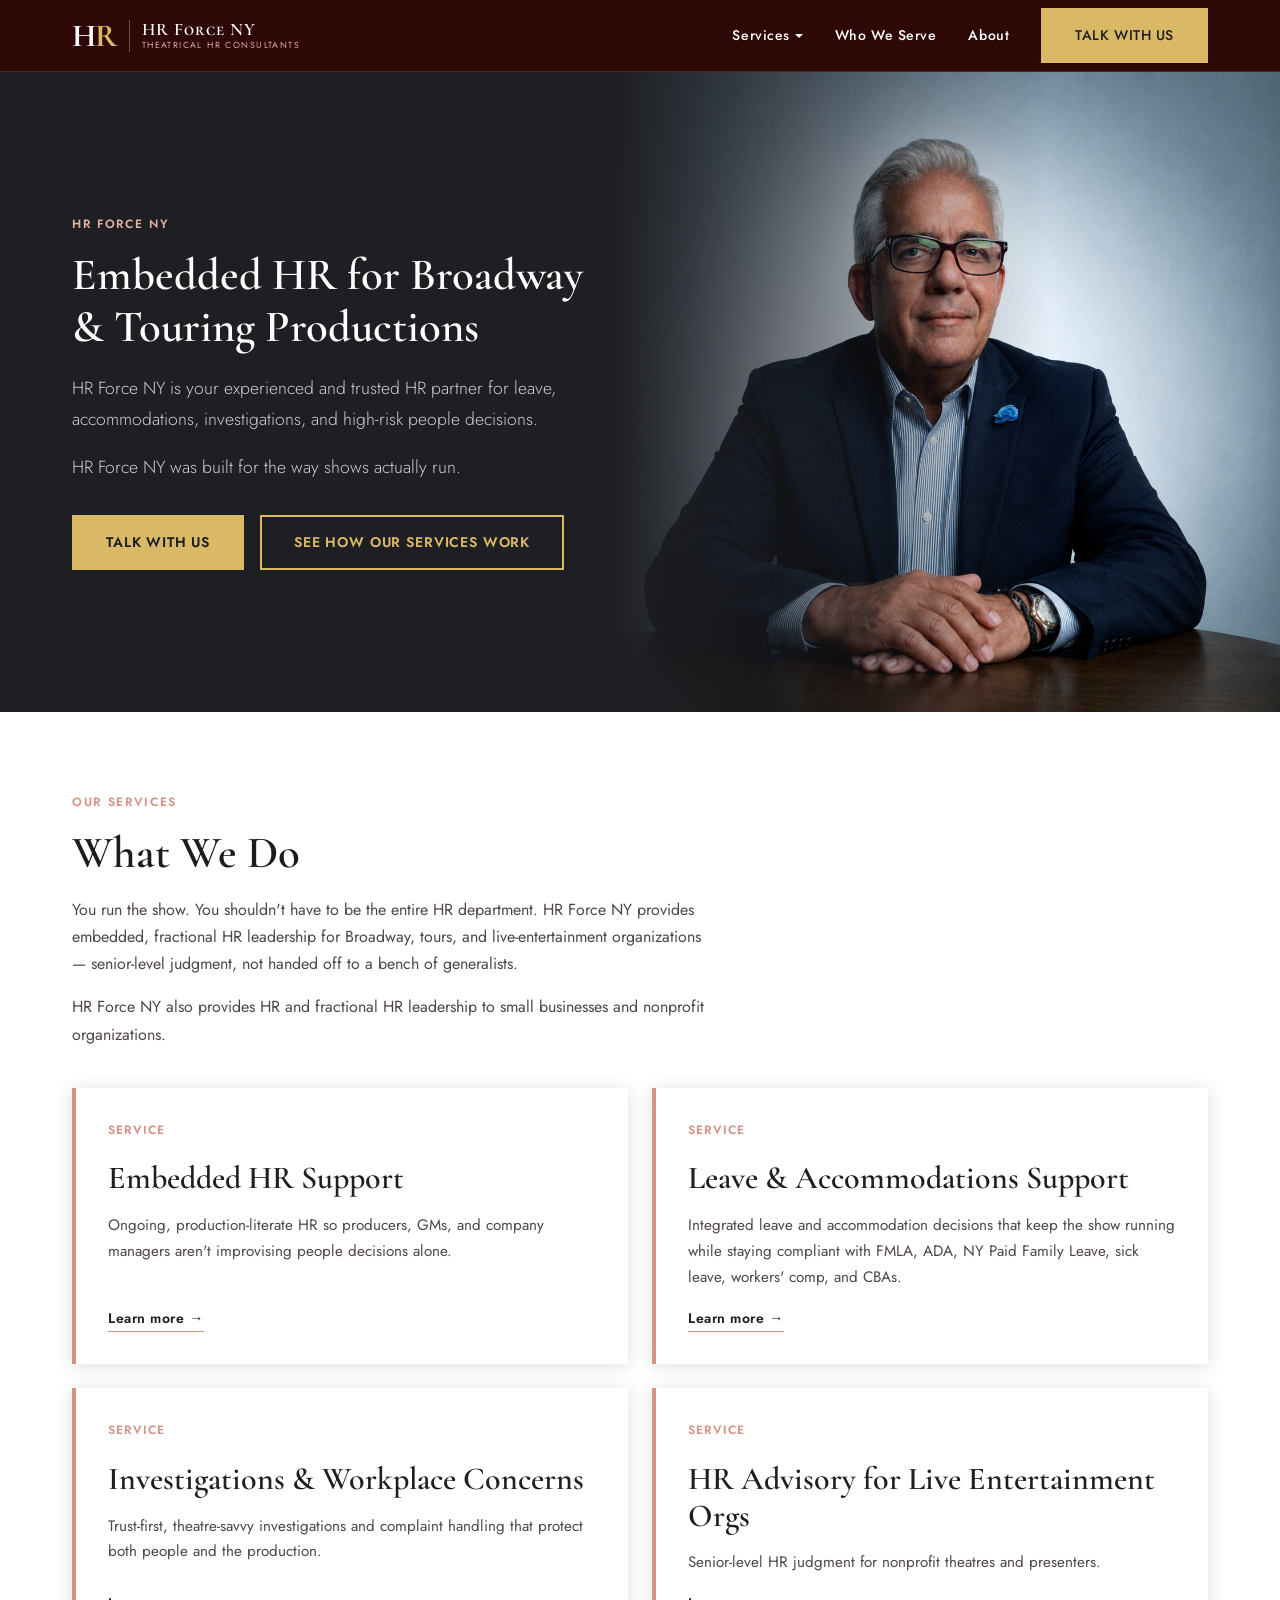
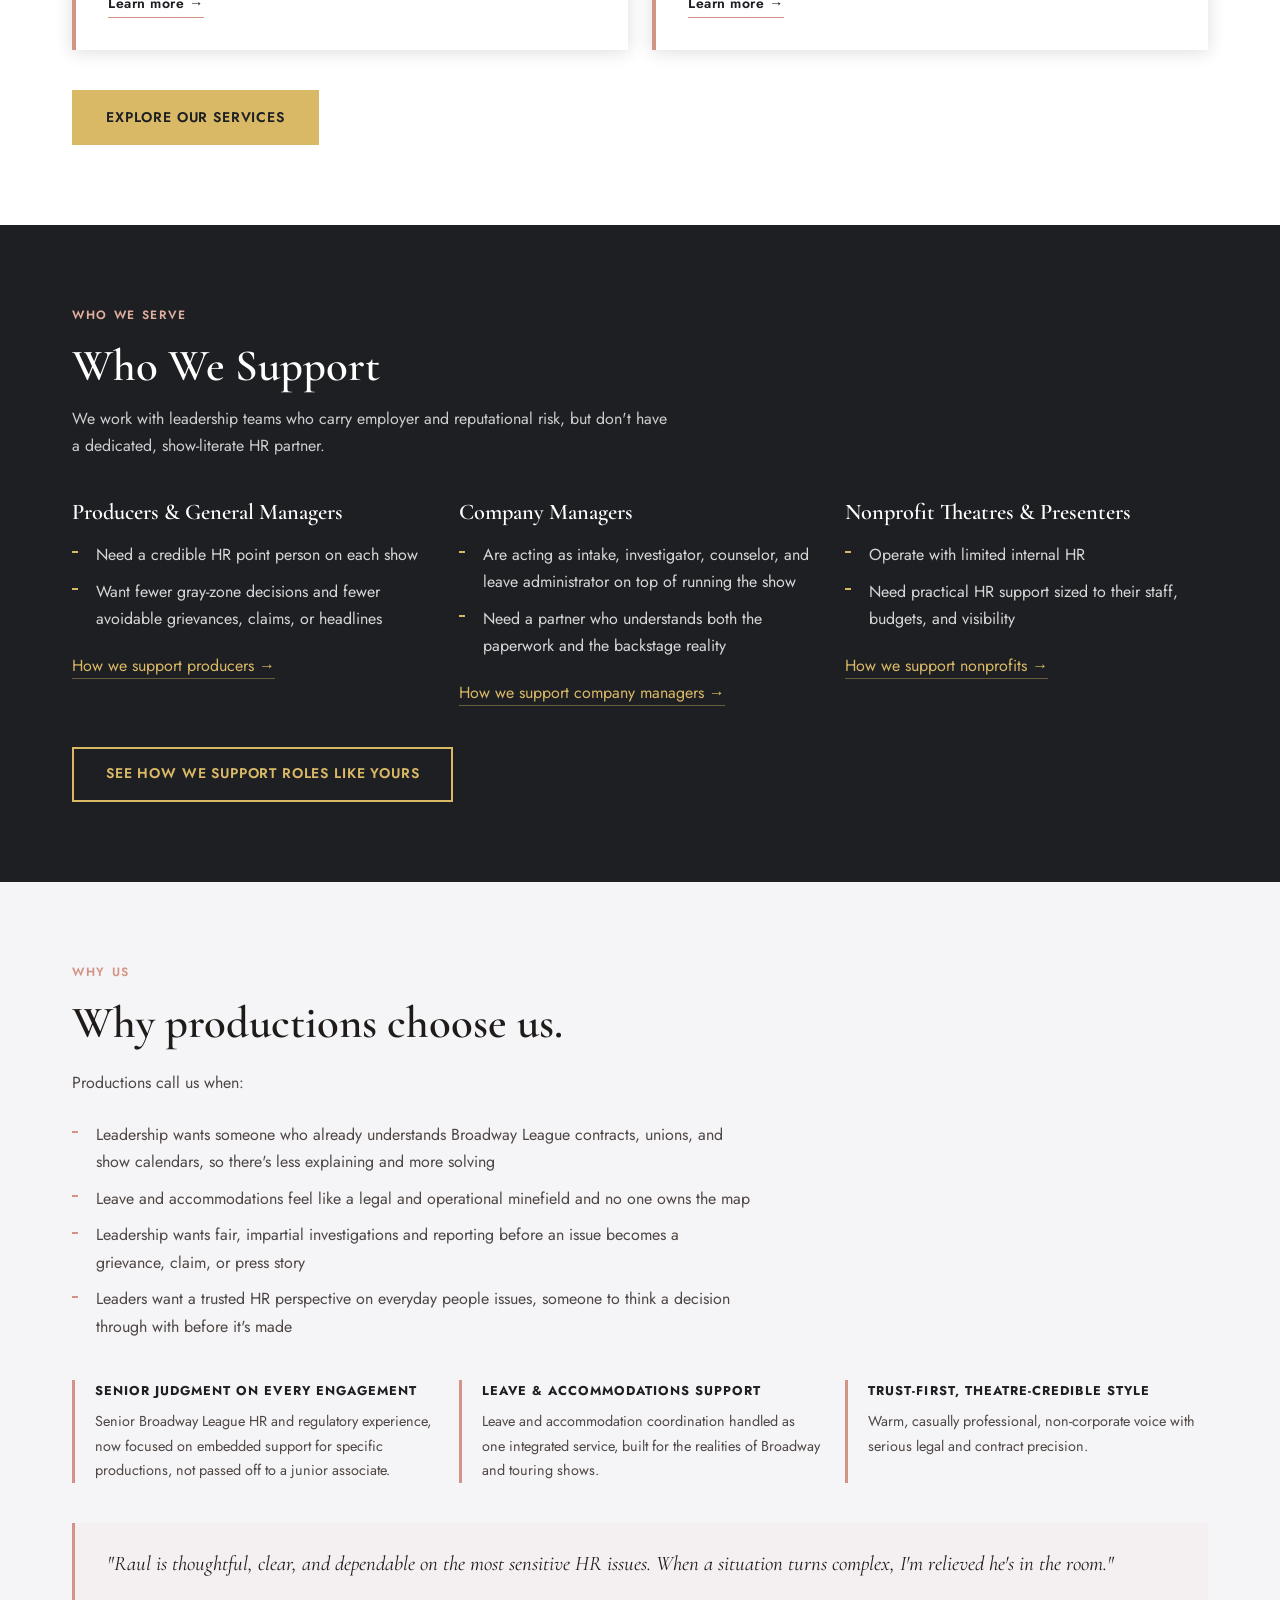
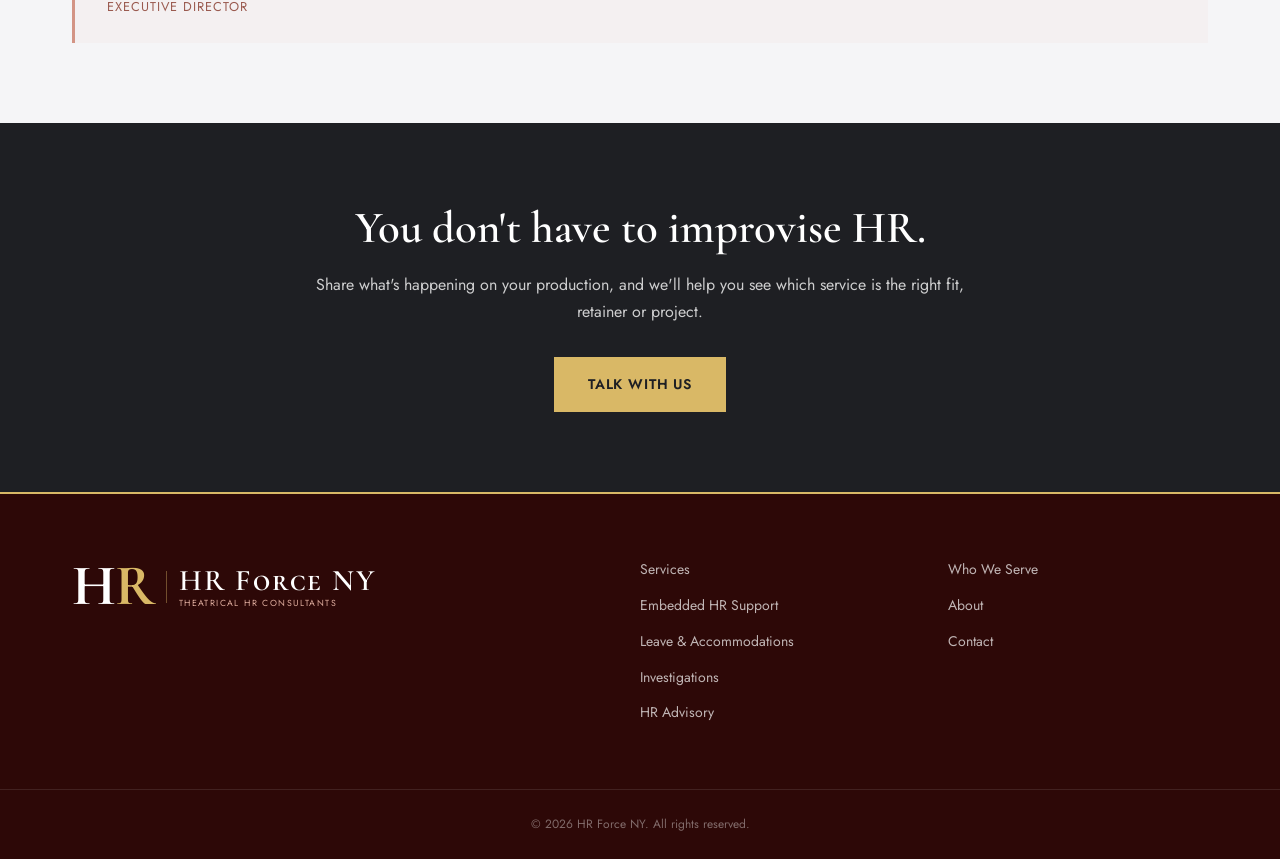
<file: index.html>
<!DOCTYPE html>
<html lang="en">
<head>
  <meta charset="UTF-8">
  <meta name="viewport" content="width=device-width, initial-scale=1.0">
  <title>HR Force NY: Embedded HR for Broadway & Touring Productions</title>
  <link rel="preconnect" href="https://fonts.googleapis.com">
  <link rel="preconnect" href="https://fonts.gstatic.com" crossorigin>
  <link href="https://fonts.googleapis.com/css2?family=Cormorant+Garamond:ital,wght@0,400;0,600;0,700;1,400;1,600&family=Jost:wght@300;400;500;600&display=swap" rel="stylesheet">
  <link rel="stylesheet" href="/css/styles.css">
  <script src="/js/nav.js" defer></script>
</head>
<body>

<header class="site-header">
  <div class="header-inner">
    <a href="/" class="logo-wordmark">
      <span class="logo-monogram"><span class="mono-h">H</span><span class="mono-r">R</span></span>
      <span class="logo-divider"></span>
      <span class="logo-text">
        <span class="logo-name">HR Force NY</span>
        <span class="logo-tagline">Theatrical HR Consultants</span>
      </span>
    </a>
    <button class="nav-toggle" type="button" aria-controls="main-nav" aria-expanded="false" aria-label="Open menu">
      <span class="nav-toggle-bar"></span>
      <span class="nav-toggle-bar"></span>
      <span class="nav-toggle-bar"></span>
    </button>
    <nav class="main-nav" id="main-nav">
      <div class="nav-dropdown">
        <a href="/services/">Services</a>
        <div class="dropdown-menu">
          <a href="/services/embedded-hr-support/">Embedded HR Support</a>
          <a href="/services/leave-accommodations/">Leave &amp; Accommodations Support</a>
          <a href="/services/investigations/">Investigations &amp; Workplace Concerns</a>
          <a href="/services/advisory/">HR Advisory for Live Entertainment Orgs</a>
        </div>
      </div>
      <a href="/who-we-serve/">Who We Serve</a>
      <a href="/about/">About</a>
      <a href="/contact/" class="btn-gold">Talk with us</a>
    </nav>
  </div>
</header>

<!-- HERO -->
<section class="hero-billboard">
  <div class="hero-billboard__text">
    <span class="eyebrow">HR Force NY</span>
    <h1>Embedded HR for Broadway<br>&amp; Touring Productions</h1>
    <p class="subhead">HR Force NY is your experienced and trusted HR partner for leave, accommodations, investigations, and high-risk people decisions.</p>
    <p class="subhead">HR Force NY was built for the way shows actually run.</p>
    <div class="btn-row">
      <a href="/contact/" class="btn-gold">Talk with us</a>
      <a href="/services/" class="btn-outline">See how our services work</a>
    </div>
  </div>
  <div class="hero-billboard__photo">
    <img src="/images/raul-hero-studio.jpg" alt="Raul Argudin, founder of HR Force NY">
  </div>
</section>

<!-- WHAT WE DO -->
<section class="section-page-bg section-pad">
  <div class="container">
    <span class="eyebrow">Our Services</span>
    <h2 style="margin-bottom:1rem;">What We Do</h2>
    <p style="max-width:640px;color:var(--text-mid);margin-bottom:1rem;">You run the show. You shouldn't have to be the entire HR department. HR Force NY provides embedded, fractional HR leadership for Broadway, tours, and live-entertainment organizations — senior-level judgment, not handed off to a bench of generalists.</p>
    <p style="max-width:640px;color:var(--text-mid);margin-bottom:2.5rem;">HR Force NY also provides HR and fractional HR leadership to small businesses and nonprofit organizations.</p>
    <div class="grid-2">
      <div class="service-card">
        <div class="card-meta">Service</div>
        <h3>Embedded HR Support</h3>
        <p>Ongoing, production-literate HR so producers, GMs, and company managers aren't improvising people decisions alone.</p>
        <a href="/services/embedded-hr-support/" class="card-link">Learn more →</a>
      </div>
      <div class="service-card">
        <div class="card-meta">Service</div>
        <h3>Leave &amp; Accommodations Support</h3>
        <p>Integrated leave and accommodation decisions that keep the show running while staying compliant with FMLA, ADA, NY Paid Family Leave, sick leave, workers' comp, and CBAs.</p>
        <a href="/services/leave-accommodations/" class="card-link">Learn more →</a>
      </div>
      <div class="service-card">
        <div class="card-meta">Service</div>
        <h3>Investigations &amp; Workplace Concerns</h3>
        <p>Trust-first, theatre-savvy investigations and complaint handling that protect both people and the production.</p>
        <a href="/services/investigations/" class="card-link">Learn more →</a>
      </div>
      <div class="service-card">
        <div class="card-meta">Service</div>
        <h3>HR Advisory for Live Entertainment Orgs</h3>
        <p>Senior-level HR judgment for nonprofit theatres and presenters.</p>
        <a href="/services/advisory/" class="card-link">Learn more →</a>
      </div>
    </div>
    <div class="btn-row" style="margin-top:2.5rem;">
      <a href="/services/" class="btn-gold">Explore our services</a>
    </div>
  </div>
</section>

<!-- WHO WE SUPPORT -->
<section class="section-navy section-pad">
  <div class="container">
    <span class="eyebrow">Who We Serve</span>
    <h2 style="margin-bottom:0.75rem;">Who We Support</h2>
    <p style="max-width:600px;color:rgba(255,255,255,0.78);margin-bottom:2.5rem;">We work with leadership teams who carry employer and reputational risk, but don't have a dedicated, show-literate HR partner.</p>
    <div class="grid-3">
      <div>
        <h3 style="font-size:1.4rem;margin-bottom:1rem;">Producers &amp; General Managers</h3>
        <ul class="bullet-list">
          <li>Need a credible HR point person on each show</li>
          <li>Want fewer gray-zone decisions and fewer avoidable grievances, claims, or headlines</li>
        </ul>
        <div style="margin-top:1.25rem;">
          <a href="/who-we-serve/" class="text-link" style="color:var(--gold);">How we support producers →</a>
        </div>
      </div>
      <div>
        <h3 style="font-size:1.4rem;margin-bottom:1rem;">Company Managers</h3>
        <ul class="bullet-list">
          <li>Are acting as intake, investigator, counselor, and leave administrator on top of running the show</li>
          <li>Need a partner who understands both the paperwork and the backstage reality</li>
        </ul>
        <div style="margin-top:1.25rem;">
          <a href="/who-we-serve/" class="text-link" style="color:var(--gold);">How we support company managers →</a>
        </div>
      </div>
      <div>
        <h3 style="font-size:1.4rem;margin-bottom:1rem;">Nonprofit Theatres &amp; Presenters</h3>
        <ul class="bullet-list">
          <li>Operate with limited internal HR</li>
          <li>Need practical HR support sized to their staff, budgets, and visibility</li>
        </ul>
        <div style="margin-top:1.25rem;">
          <a href="/who-we-serve/" class="text-link" style="color:var(--gold);">How we support nonprofits →</a>
        </div>
      </div>
    </div>
    <div class="btn-row" style="margin-top:2.5rem;">
      <a href="/who-we-serve/" class="btn-outline">See how we support roles like yours</a>
    </div>
  </div>
</section>

<!-- WHY HR FORCE NY -->
<section class="section-cream section-pad">
  <div class="container">
    <span class="eyebrow">Why Us</span>
    <h2 style="margin-bottom:1.25rem;">Why productions choose us.</h2>
    <p style="color:var(--text-mid);max-width:640px;margin-bottom:1.5rem;">Productions call us when:</p>
    <ul class="bullet-list" style="max-width:680px;">
      <li>Leadership wants someone who already understands Broadway League contracts, unions, and show calendars, so there's less explaining and more solving</li>
      <li>Leave and accommodations feel like a legal and operational minefield and no one owns the map</li>
      <li>Leadership wants fair, impartial investigations and reporting before an issue becomes a grievance, claim, or press story</li>
      <li>Leaders want a trusted HR perspective on everyday people issues, someone to think a decision through with before it's made</li>
    </ul>
    <div class="grid-3" style="margin-top:2.5rem;">
      <div style="border-left:3px solid var(--gold);padding-left:1.25rem;">
        <p style="font-family:'Jost',sans-serif;font-size:0.8rem;font-weight:700;letter-spacing:0.08em;text-transform:uppercase;color:var(--navy);margin-bottom:0.5rem;">Senior judgment on every engagement</p>
        <p style="color:var(--text-mid);font-size:0.9rem;margin:0;">Senior Broadway League HR and regulatory experience, now focused on embedded support for specific productions, not passed off to a junior associate.</p>
      </div>
      <div style="border-left:3px solid var(--gold);padding-left:1.25rem;">
        <p style="font-family:'Jost',sans-serif;font-size:0.8rem;font-weight:700;letter-spacing:0.08em;text-transform:uppercase;color:var(--navy);margin-bottom:0.5rem;">Leave &amp; Accommodations Support</p>
        <p style="color:var(--text-mid);font-size:0.9rem;margin:0;">Leave and accommodation coordination handled as one integrated service, built for the realities of Broadway and touring shows.</p>
      </div>
      <div style="border-left:3px solid var(--gold);padding-left:1.25rem;">
        <p style="font-family:'Jost',sans-serif;font-size:0.8rem;font-weight:700;letter-spacing:0.08em;text-transform:uppercase;color:var(--navy);margin-bottom:0.5rem;">Trust-first, theatre-credible style</p>
        <p style="color:var(--text-mid);font-size:0.9rem;margin:0;">Warm, casually professional, non-corporate voice with serious legal and contract precision.</p>
      </div>
    </div>
    <div class="pullquote">
      <blockquote>"Raul is thoughtful, clear, and dependable on the most sensitive HR issues. When a situation turns complex, I'm relieved he's in the room."</blockquote>
      <cite>Executive Director</cite>
    </div>
  </div>
</section>

<!-- FINAL CTA -->
<section class="section-navy cta-band">
  <div class="container">
    <h2>You don't have to improvise HR.</h2>
    <p>Share what's happening on your production, and we'll help you see which service is the right fit, retainer or project.</p>
    <div class="btn-row">
      <a href="/contact/" class="btn-gold">Talk with us</a>
    </div>
  </div>
</section>

<footer class="site-footer">
  <div class="footer-inner">
    <div class="footer-logo">
      <a href="/" class="logo-wordmark footer-wordmark">
        <span class="logo-monogram"><span class="mono-h">H</span><span class="mono-r">R</span></span>
        <span class="logo-divider"></span>
        <span class="logo-text">
          <span class="logo-name">HR Force NY</span>
          <span class="logo-tagline">Theatrical HR Consultants</span>
        </span>
      </a>
    </div>
    <nav class="footer-nav">
      <a href="/services/">Services</a>
      <a href="/services/embedded-hr-support/">Embedded HR Support</a>
      <a href="/services/leave-accommodations/">Leave &amp; Accommodations</a>
      <a href="/services/investigations/">Investigations</a>
      <a href="/services/advisory/">HR Advisory</a>
    </nav>
    <nav class="footer-nav">
      <a href="/who-we-serve/">Who We Serve</a>
      <a href="/about/">About</a>
      <a href="/contact/">Contact</a>
    </nav>
  </div>
  <div class="footer-legal">
    <p>&copy; 2026 HR Force NY. All rights reserved.</p>
  </div>
</footer>

</body>
</html>
</file>
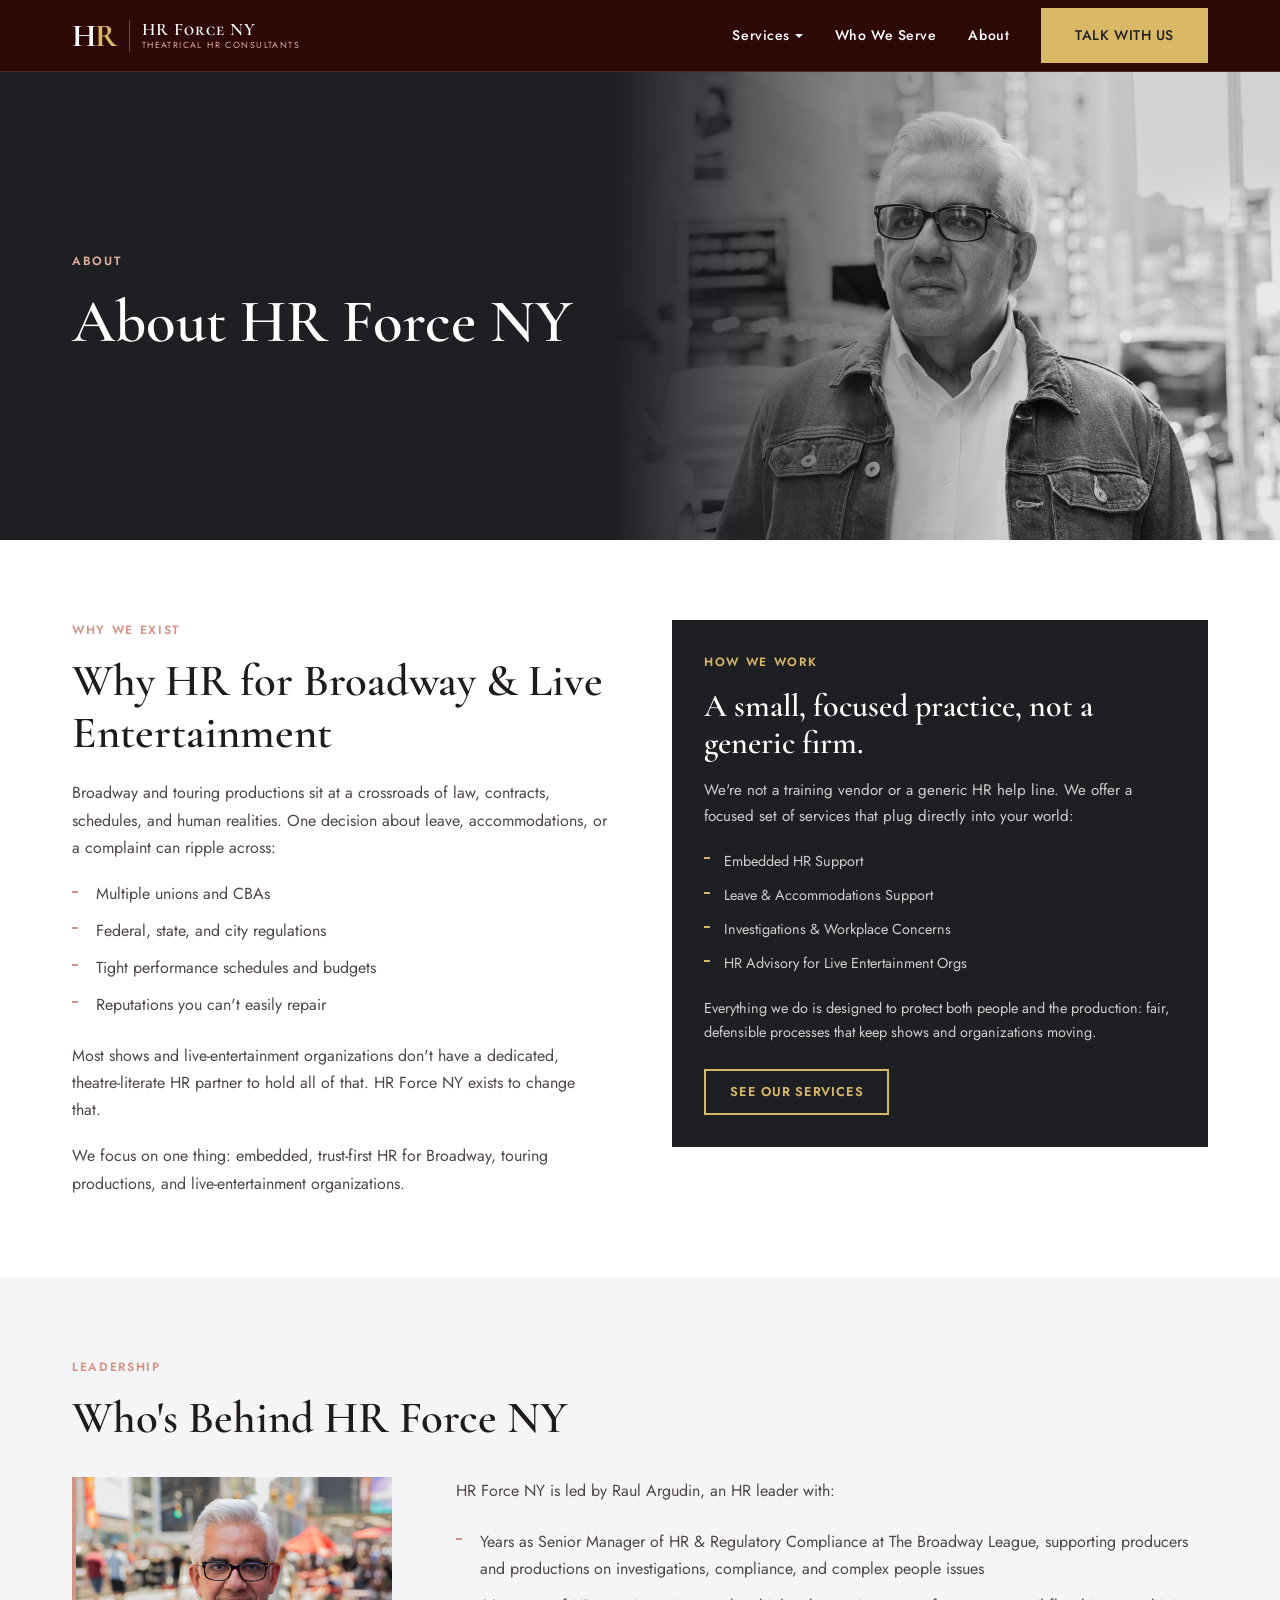
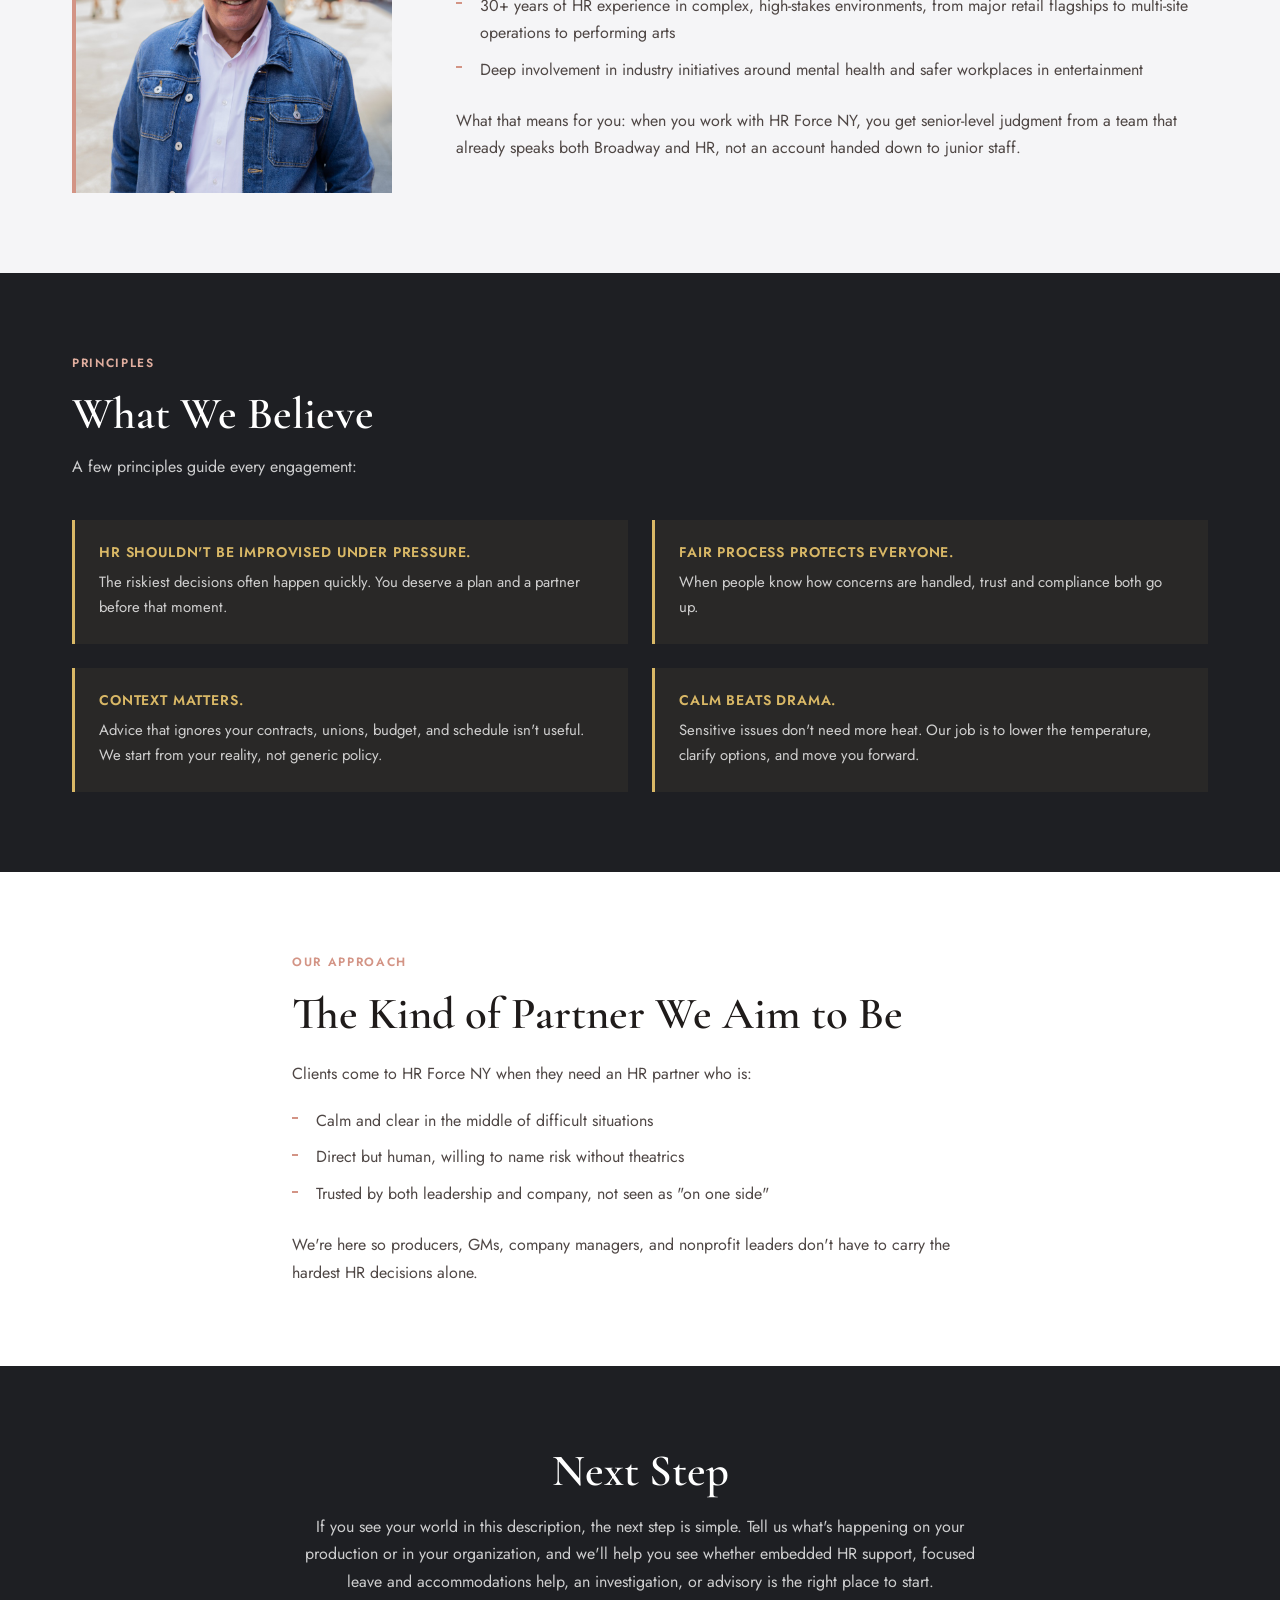
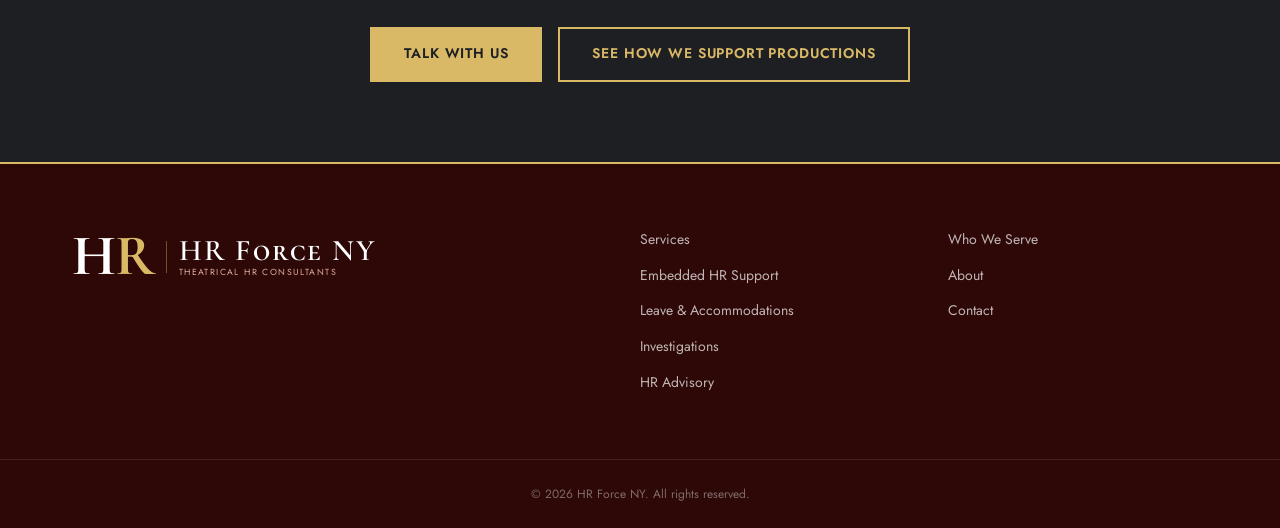
<file: about/index.html>
<!DOCTYPE html>
<html lang="en">
<head>
  <meta charset="UTF-8">
  <meta name="viewport" content="width=device-width, initial-scale=1.0">
  <title>About: HR Force NY</title>
  <link rel="preconnect" href="https://fonts.googleapis.com">
  <link rel="preconnect" href="https://fonts.gstatic.com" crossorigin>
  <link href="https://fonts.googleapis.com/css2?family=Cormorant+Garamond:ital,wght@0,400;0,600;0,700;1,400;1,600&family=Jost:wght@300;400;500;600&display=swap" rel="stylesheet">
  <link rel="stylesheet" href="/css/styles.css">
  <script src="/js/nav.js" defer></script>
</head>
<body>

<header class="site-header">
  <div class="header-inner">
    <a href="/" class="logo-wordmark">
      <span class="logo-monogram"><span class="mono-h">H</span><span class="mono-r">R</span></span>
      <span class="logo-divider"></span>
      <span class="logo-text">
        <span class="logo-name">HR Force NY</span>
        <span class="logo-tagline">Theatrical HR Consultants</span>
      </span>
    </a>
    <button class="nav-toggle" type="button" aria-controls="main-nav" aria-expanded="false" aria-label="Open menu">
      <span class="nav-toggle-bar"></span>
      <span class="nav-toggle-bar"></span>
      <span class="nav-toggle-bar"></span>
    </button>
    <nav class="main-nav" id="main-nav">
      <div class="nav-dropdown">
        <a href="/services/">Services</a>
        <div class="dropdown-menu">
          <a href="/services/embedded-hr-support/">Embedded HR Support</a>
          <a href="/services/leave-accommodations/">Leave &amp; Accommodations Support</a>
          <a href="/services/investigations/">Investigations &amp; Workplace Concerns</a>
          <a href="/services/advisory/">HR Advisory for Live Entertainment Orgs</a>
        </div>
      </div>
      <a href="/who-we-serve/">Who We Serve</a>
      <a href="/about/">About</a>
      <a href="/contact/" class="btn-gold">Talk with us</a>
    </nav>
  </div>
</header>

<!-- HERO -->
<section class="section-navy page-header page-header--photo">
  <div class="hero-billboard__photo">
    <img src="/images/raul-theater-bw.jpg" alt="Raul Argudin, founder of HR Force NY, on Broadway">
  </div>
  <div class="container">
    <span class="eyebrow">About</span>
    <h1>About HR Force NY</h1>
  </div>
</section>

<!-- WHY HR FOR BROADWAY -->
<section class="section-page-bg section-pad">
  <div class="container">
    <div style="display:grid;grid-template-columns:1fr 1fr;gap:4rem;align-items:start;">
      <div>
        <span class="eyebrow">Why We Exist</span>
        <h2 style="margin-bottom:1.25rem;">Why HR for Broadway &amp; Live Entertainment</h2>
        <p style="color:var(--text-mid);">Broadway and touring productions sit at a crossroads of law, contracts, schedules, and human realities. One decision about leave, accommodations, or a complaint can ripple across:</p>
        <ul class="bullet-list" style="margin-top:1rem;">
          <li>Multiple unions and CBAs</li>
          <li>Federal, state, and city regulations</li>
          <li>Tight performance schedules and budgets</li>
          <li>Reputations you can't easily repair</li>
        </ul>
        <p style="margin-top:1.5rem;color:var(--text-mid);">Most shows and live-entertainment organizations don't have a dedicated, theatre-literate HR partner to hold all of that. HR Force NY exists to change that.</p>
        <p style="color:var(--text-mid);">We focus on one thing: embedded, trust-first HR for Broadway, touring productions, and live-entertainment organizations.</p>
      </div>
      <div class="section-navy" style="padding:2rem;">
        <span class="eyebrow">How We Work</span>
        <h3 style="color:var(--cream);margin-bottom:1rem;">A small, focused practice, not a generic firm.</h3>
        <p style="color:rgba(255,255,255,0.78);font-size:0.95rem;">We're not a training vendor or a generic HR help line. We offer a focused set of services that plug directly into your world:</p>
        <ul style="margin-top:1rem;display:flex;flex-direction:column;gap:0.6rem;">
          <li style="color:rgba(255,255,255,0.78);font-size:0.9rem;padding-left:1.25rem;position:relative;"><span style="position:absolute;left:0;top:0.6em;width:6px;height:2px;background:var(--gold);display:block;"></span>Embedded HR Support</li>
          <li style="color:rgba(255,255,255,0.78);font-size:0.9rem;padding-left:1.25rem;position:relative;"><span style="position:absolute;left:0;top:0.6em;width:6px;height:2px;background:var(--gold);display:block;"></span>Leave &amp; Accommodations Support</li>
          <li style="color:rgba(255,255,255,0.78);font-size:0.9rem;padding-left:1.25rem;position:relative;"><span style="position:absolute;left:0;top:0.6em;width:6px;height:2px;background:var(--gold);display:block;"></span>Investigations &amp; Workplace Concerns</li>
          <li style="color:rgba(255,255,255,0.78);font-size:0.9rem;padding-left:1.25rem;position:relative;"><span style="position:absolute;left:0;top:0.6em;width:6px;height:2px;background:var(--gold);display:block;"></span>HR Advisory for Live Entertainment Orgs</li>
        </ul>
        <p style="margin-top:1.25rem;color:rgba(255,255,255,0.78);font-size:0.9rem;">Everything we do is designed to protect both people and the production: fair, defensible processes that keep shows and organizations moving.</p>
        <div style="margin-top:1.5rem;">
          <a href="/services/" class="btn-outline" style="font-size:0.8rem;padding:0.65rem 1.5rem;">See our services</a>
        </div>
      </div>
    </div>
  </div>
</section>

<!-- WHO'S BEHIND HR FORCE NY -->
<section class="section-cream section-pad">
  <div class="container">
    <span class="eyebrow">Leadership</span>
    <h2 style="margin-bottom:0.5rem;">Who's Behind HR Force NY</h2>
    <div class="leader-bio">
      <div class="leader-photo">
        <img src="/images/raul-portrait.jpg" alt="Raul Argudin, founder of HR Force NY">
      </div>
      <div>
        <p style="color:var(--text-mid);margin-bottom:1.5rem;">HR Force NY is led by Raul Argudin, an HR leader with:</p>
        <ul class="bullet-list">
          <li>Years as Senior Manager of HR &amp; Regulatory Compliance at The Broadway League, supporting producers and productions on investigations, compliance, and complex people issues</li>
          <li>30+ years of HR experience in complex, high-stakes environments, from major retail flagships to multi-site operations to performing arts</li>
          <li>Deep involvement in industry initiatives around mental health and safer workplaces in entertainment</li>
        </ul>
        <p style="margin-top:1.5rem;color:var(--text-mid);">What that means for you: when you work with HR Force NY, you get senior-level judgment from a team that already speaks both Broadway and HR, not an account handed down to junior staff.</p>
      </div>
    </div>
  </div>
</section>

<!-- WHAT WE BELIEVE -->
<section class="section-navy section-pad">
  <div class="container">
    <span class="eyebrow">Principles</span>
    <h2 style="margin-bottom:0.75rem;">What We Believe</h2>
    <p style="color:rgba(255,255,255,0.78);max-width:600px;margin-bottom:0.5rem;">A few principles guide every engagement:</p>
    <div class="principles-grid">
      <div class="principle-card">
        <h4>HR shouldn't be improvised under pressure.</h4>
        <p>The riskiest decisions often happen quickly. You deserve a plan and a partner before that moment.</p>
      </div>
      <div class="principle-card">
        <h4>Fair process protects everyone.</h4>
        <p>When people know how concerns are handled, trust and compliance both go up.</p>
      </div>
      <div class="principle-card">
        <h4>Context matters.</h4>
        <p>Advice that ignores your contracts, unions, budget, and schedule isn't useful. We start from your reality, not generic policy.</p>
      </div>
      <div class="principle-card">
        <h4>Calm beats drama.</h4>
        <p>Sensitive issues don't need more heat. Our job is to lower the temperature, clarify options, and move you forward.</p>
      </div>
    </div>
  </div>
</section>

<!-- THE KIND OF PARTNER -->
<section class="section-page-bg section-pad">
  <div class="container" style="max-width:760px;">
    <span class="eyebrow">Our Approach</span>
    <h2 style="margin-bottom:1.25rem;">The Kind of Partner We Aim to Be</h2>
    <p style="color:var(--text-mid);">Clients come to HR Force NY when they need an HR partner who is:</p>
    <ul class="bullet-list" style="margin:1rem 0 1.5rem;">
      <li>Calm and clear in the middle of difficult situations</li>
      <li>Direct but human, willing to name risk without theatrics</li>
      <li>Trusted by both leadership and company, not seen as "on one side"</li>
    </ul>
    <p style="color:var(--text-mid);">We're here so producers, GMs, company managers, and nonprofit leaders don't have to carry the hardest HR decisions alone.</p>
  </div>
</section>

<!-- NEXT STEP -->
<section class="section-navy cta-band">
  <div class="container">
    <h2>Next Step</h2>
    <p>If you see your world in this description, the next step is simple. Tell us what's happening on your production or in your organization, and we'll help you see whether embedded HR support, focused leave and accommodations help, an investigation, or advisory is the right place to start.</p>
    <div class="btn-row">
      <a href="/contact/" class="btn-gold">Talk with us</a>
      <a href="/services/" class="btn-outline">See how we support productions</a>
    </div>
  </div>
</section>

<footer class="site-footer">
  <div class="footer-inner">
    <div class="footer-logo">
      <a href="/" class="logo-wordmark footer-wordmark">
        <span class="logo-monogram"><span class="mono-h">H</span><span class="mono-r">R</span></span>
        <span class="logo-divider"></span>
        <span class="logo-text">
          <span class="logo-name">HR Force NY</span>
          <span class="logo-tagline">Theatrical HR Consultants</span>
        </span>
      </a>
    </div>
    <nav class="footer-nav">
      <a href="/services/">Services</a>
      <a href="/services/embedded-hr-support/">Embedded HR Support</a>
      <a href="/services/leave-accommodations/">Leave &amp; Accommodations</a>
      <a href="/services/investigations/">Investigations</a>
      <a href="/services/advisory/">HR Advisory</a>
    </nav>
    <nav class="footer-nav">
      <a href="/who-we-serve/">Who We Serve</a>
      <a href="/about/">About</a>
      <a href="/contact/">Contact</a>
    </nav>
  </div>
  <div class="footer-legal">
    <p>&copy; 2026 HR Force NY. All rights reserved.</p>
  </div>
</footer>

</body>
</html>
</file>
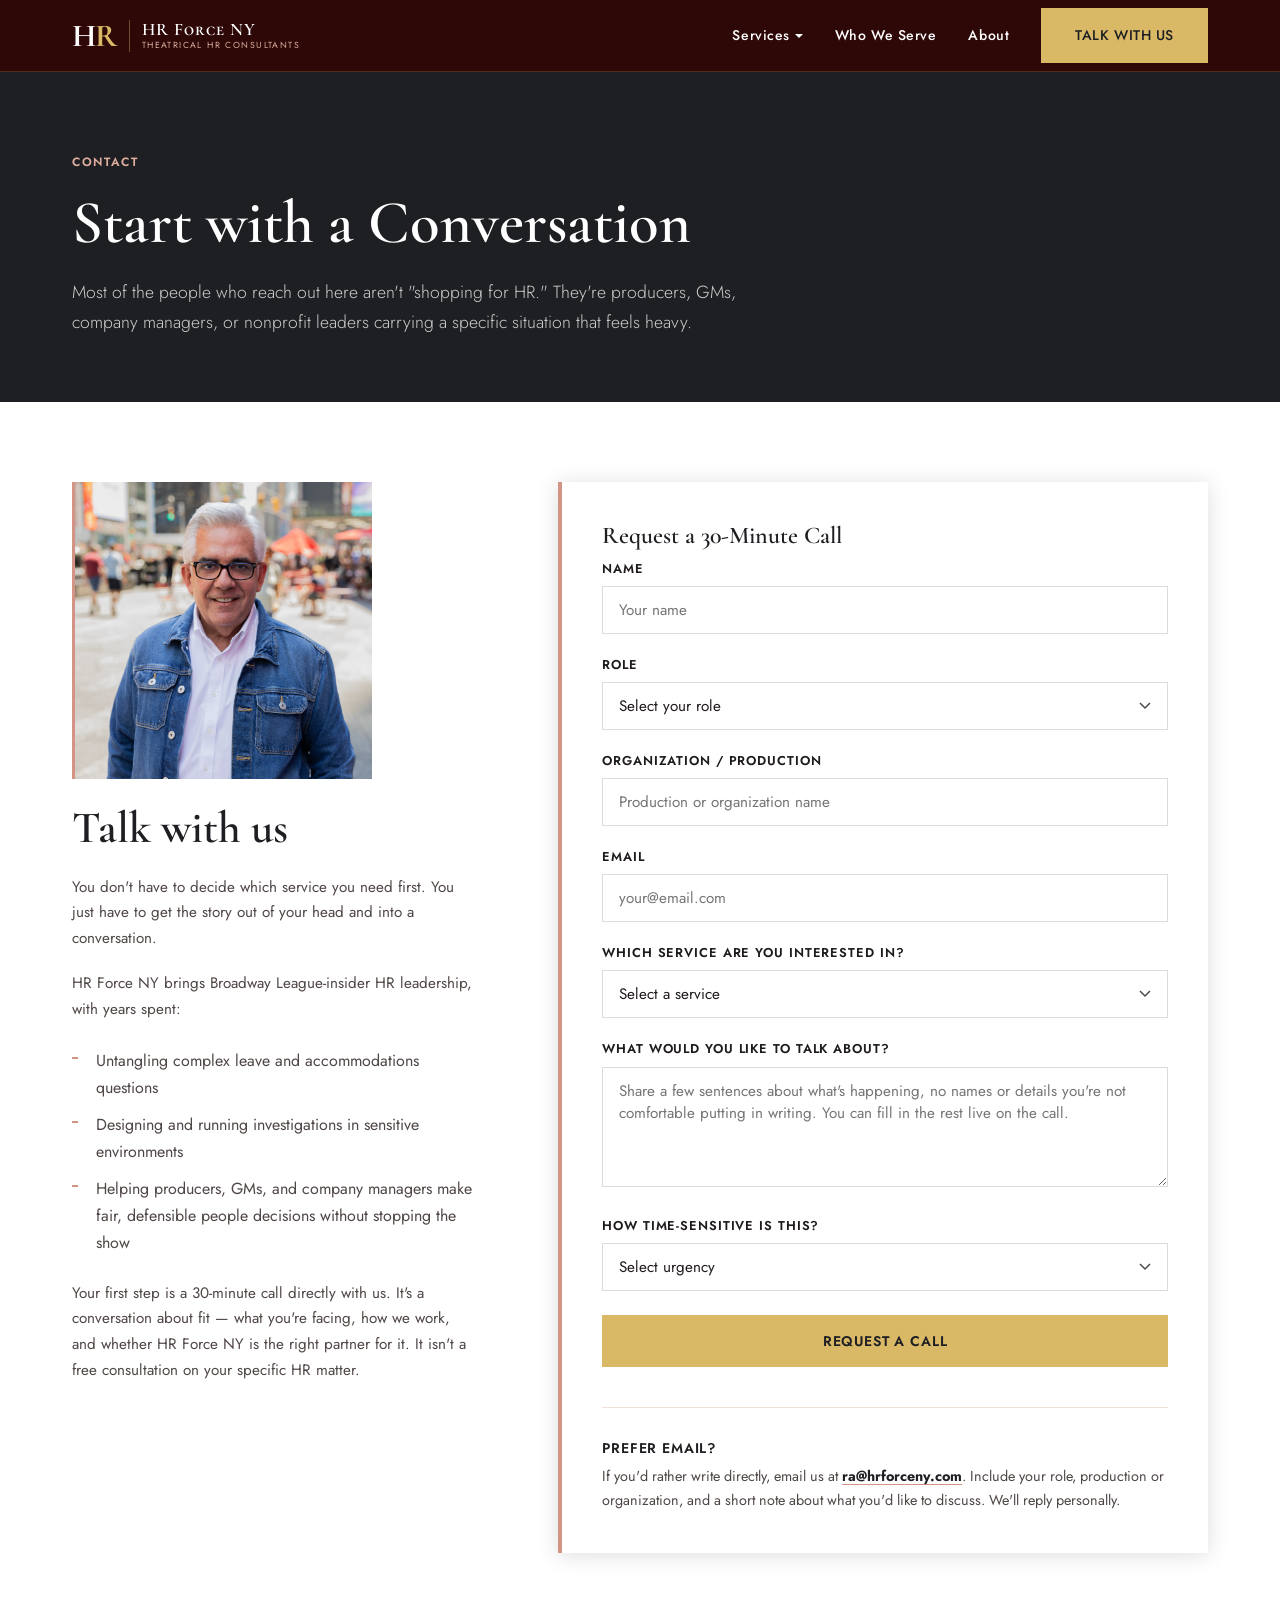
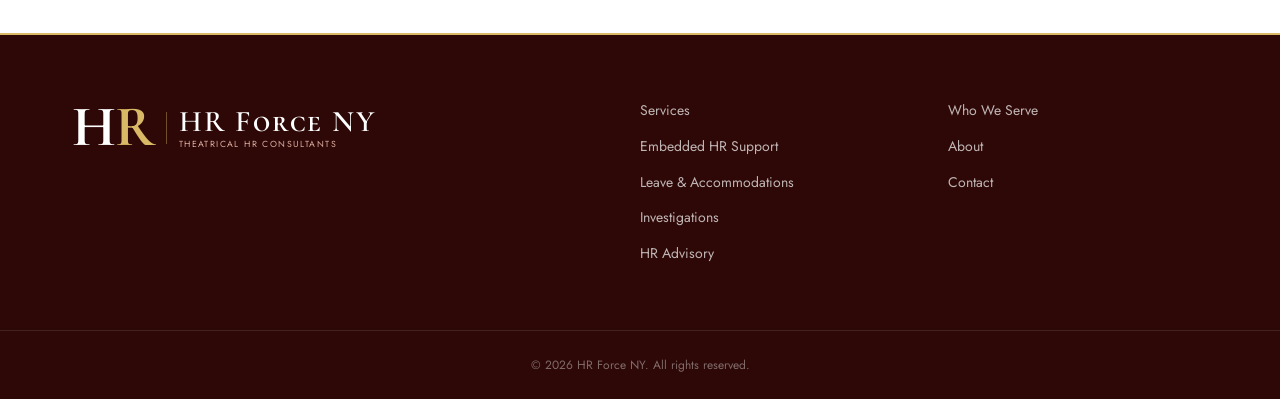
<file: contact/index.html>
<!DOCTYPE html>
<html lang="en">
<head>
  <meta charset="UTF-8">
  <meta name="viewport" content="width=device-width, initial-scale=1.0">
  <title>Contact: HR Force NY</title>
  <link rel="preconnect" href="https://fonts.googleapis.com">
  <link rel="preconnect" href="https://fonts.gstatic.com" crossorigin>
  <link href="https://fonts.googleapis.com/css2?family=Cormorant+Garamond:ital,wght@0,400;0,600;0,700;1,400;1,600&family=Jost:wght@300;400;500;600&display=swap" rel="stylesheet">
  <link rel="stylesheet" href="/css/styles.css">
  <script src="/js/nav.js" defer></script>
</head>
<body>

<header class="site-header">
  <div class="header-inner">
    <a href="/" class="logo-wordmark">
      <span class="logo-monogram"><span class="mono-h">H</span><span class="mono-r">R</span></span>
      <span class="logo-divider"></span>
      <span class="logo-text">
        <span class="logo-name">HR Force NY</span>
        <span class="logo-tagline">Theatrical HR Consultants</span>
      </span>
    </a>
    <button class="nav-toggle" type="button" aria-controls="main-nav" aria-expanded="false" aria-label="Open menu">
      <span class="nav-toggle-bar"></span>
      <span class="nav-toggle-bar"></span>
      <span class="nav-toggle-bar"></span>
    </button>
    <nav class="main-nav" id="main-nav">
      <div class="nav-dropdown">
        <a href="/services/">Services</a>
        <div class="dropdown-menu">
          <a href="/services/embedded-hr-support/">Embedded HR Support</a>
          <a href="/services/leave-accommodations/">Leave &amp; Accommodations Support</a>
          <a href="/services/investigations/">Investigations &amp; Workplace Concerns</a>
          <a href="/services/advisory/">HR Advisory for Live Entertainment Orgs</a>
        </div>
      </div>
      <a href="/who-we-serve/">Who We Serve</a>
      <a href="/about/">About</a>
      <a href="/contact/" class="btn-gold">Talk with us</a>
    </nav>
  </div>
</header>

<!-- HERO -->
<section class="section-navy page-header">
  <div class="container">
    <span class="eyebrow">Contact</span>
    <h1>Start with a Conversation</h1>
    <p class="lead">Most of the people who reach out here aren't "shopping for HR." They're producers, GMs, company managers, or nonprofit leaders carrying a specific situation that feels heavy.</p>
  </div>
</section>

<!-- CONTACT SECTION -->
<section class="section-page-bg section-pad">
  <div class="container">
    <div class="contact-layout">

      <!-- LEFT: Intro -->
      <div class="contact-intro">
        <div class="contact-portrait">
          <img src="/images/raul-portrait.jpg" alt="Raul, founder of HR Force NY">
        </div>
        <h2>Talk with us</h2>
        <p>You don't have to decide which service you need first. You just have to get the story out of your head and into a conversation.</p>
        <p>HR Force NY brings Broadway League-insider HR leadership, with years spent:</p>
        <ul class="bullet-list raul-bullets">
          <li>Untangling complex leave and accommodations questions</li>
          <li>Designing and running investigations in sensitive environments</li>
          <li>Helping producers, GMs, and company managers make fair, defensible people decisions without stopping the show</li>
        </ul>
        <p style="margin-top:1.5rem;">Your first step is a 30-minute call directly with us. It's a conversation about fit — what you're facing, how we work, and whether HR Force NY is the right partner for it. It isn't a free consultation on your specific HR matter.</p>
      </div>

      <!-- RIGHT: Form -->
      <div class="contact-form-wrap">
        <h3 style="font-family:'Cormorant Garamond',serif;font-size:1.5rem;color:var(--navy);margin-bottom:0.5rem;">Request a 30-Minute Call</h3>
        <form name="contact" method="POST" netlify>
          <input type="hidden" name="form-name" value="contact">

          <div class="form-group">
            <label for="name">Name</label>
            <input type="text" id="name" name="name" required placeholder="Your name">
          </div>

          <div class="form-group">
            <label for="role">Role</label>
            <select id="role" name="role">
              <option value="" disabled selected>Select your role</option>
              <option>Producer / GM</option>
              <option>Company Manager</option>
              <option>Nonprofit / Presenter Leader</option>
              <option>Other</option>
            </select>
          </div>

          <div class="form-group">
            <label for="organization">Organization / Production</label>
            <input type="text" id="organization" name="organization" required placeholder="Production or organization name">
          </div>

          <div class="form-group">
            <label for="email">Email</label>
            <input type="email" id="email" name="email" required placeholder="your@email.com">
          </div>

          <div class="form-group">
            <label for="service">Which service are you interested in?</label>
            <select id="service" name="service">
              <option value="" disabled selected>Select a service</option>
              <option>Embedded HR Support</option>
              <option>Leave &amp; Accommodations Support</option>
              <option>Investigations &amp; Workplace Concerns</option>
              <option>HR Advisory for Live Entertainment Orgs</option>
              <option>Not sure / need guidance</option>
            </select>
          </div>

          <div class="form-group">
            <label for="message">What would you like to talk about?</label>
            <textarea id="message" name="message" placeholder="Share a few sentences about what's happening, no names or details you're not comfortable putting in writing. You can fill in the rest live on the call."></textarea>
          </div>

          <div class="form-group">
            <label for="urgency">How time-sensitive is this?</label>
            <select id="urgency" name="urgency">
              <option value="" disabled selected>Select urgency</option>
              <option>Today / Next 48 hours</option>
              <option>This week</option>
              <option>Not urgent</option>
            </select>
          </div>

          <div class="form-submit">
            <button type="submit" class="btn-gold">Request a call</button>
          </div>
        </form>

        <div class="prefer-email">
          <h3>Prefer Email?</h3>
          <p>If you'd rather write directly, email us at <strong><a href="mailto:ra@hrforceny.com">ra@hrforceny.com</a></strong>. Include your role, production or organization, and a short note about what you'd like to discuss. We'll reply personally.</p>
        </div>
      </div>

    </div>
  </div>
</section>

<footer class="site-footer">
  <div class="footer-inner">
    <div class="footer-logo">
      <a href="/" class="logo-wordmark footer-wordmark">
        <span class="logo-monogram"><span class="mono-h">H</span><span class="mono-r">R</span></span>
        <span class="logo-divider"></span>
        <span class="logo-text">
          <span class="logo-name">HR Force NY</span>
          <span class="logo-tagline">Theatrical HR Consultants</span>
        </span>
      </a>
    </div>
    <nav class="footer-nav">
      <a href="/services/">Services</a>
      <a href="/services/embedded-hr-support/">Embedded HR Support</a>
      <a href="/services/leave-accommodations/">Leave &amp; Accommodations</a>
      <a href="/services/investigations/">Investigations</a>
      <a href="/services/advisory/">HR Advisory</a>
    </nav>
    <nav class="footer-nav">
      <a href="/who-we-serve/">Who We Serve</a>
      <a href="/about/">About</a>
      <a href="/contact/">Contact</a>
    </nav>
  </div>
  <div class="footer-legal">
    <p>&copy; 2026 HR Force NY. All rights reserved.</p>
  </div>
</footer>

</body>
</html>
</file>
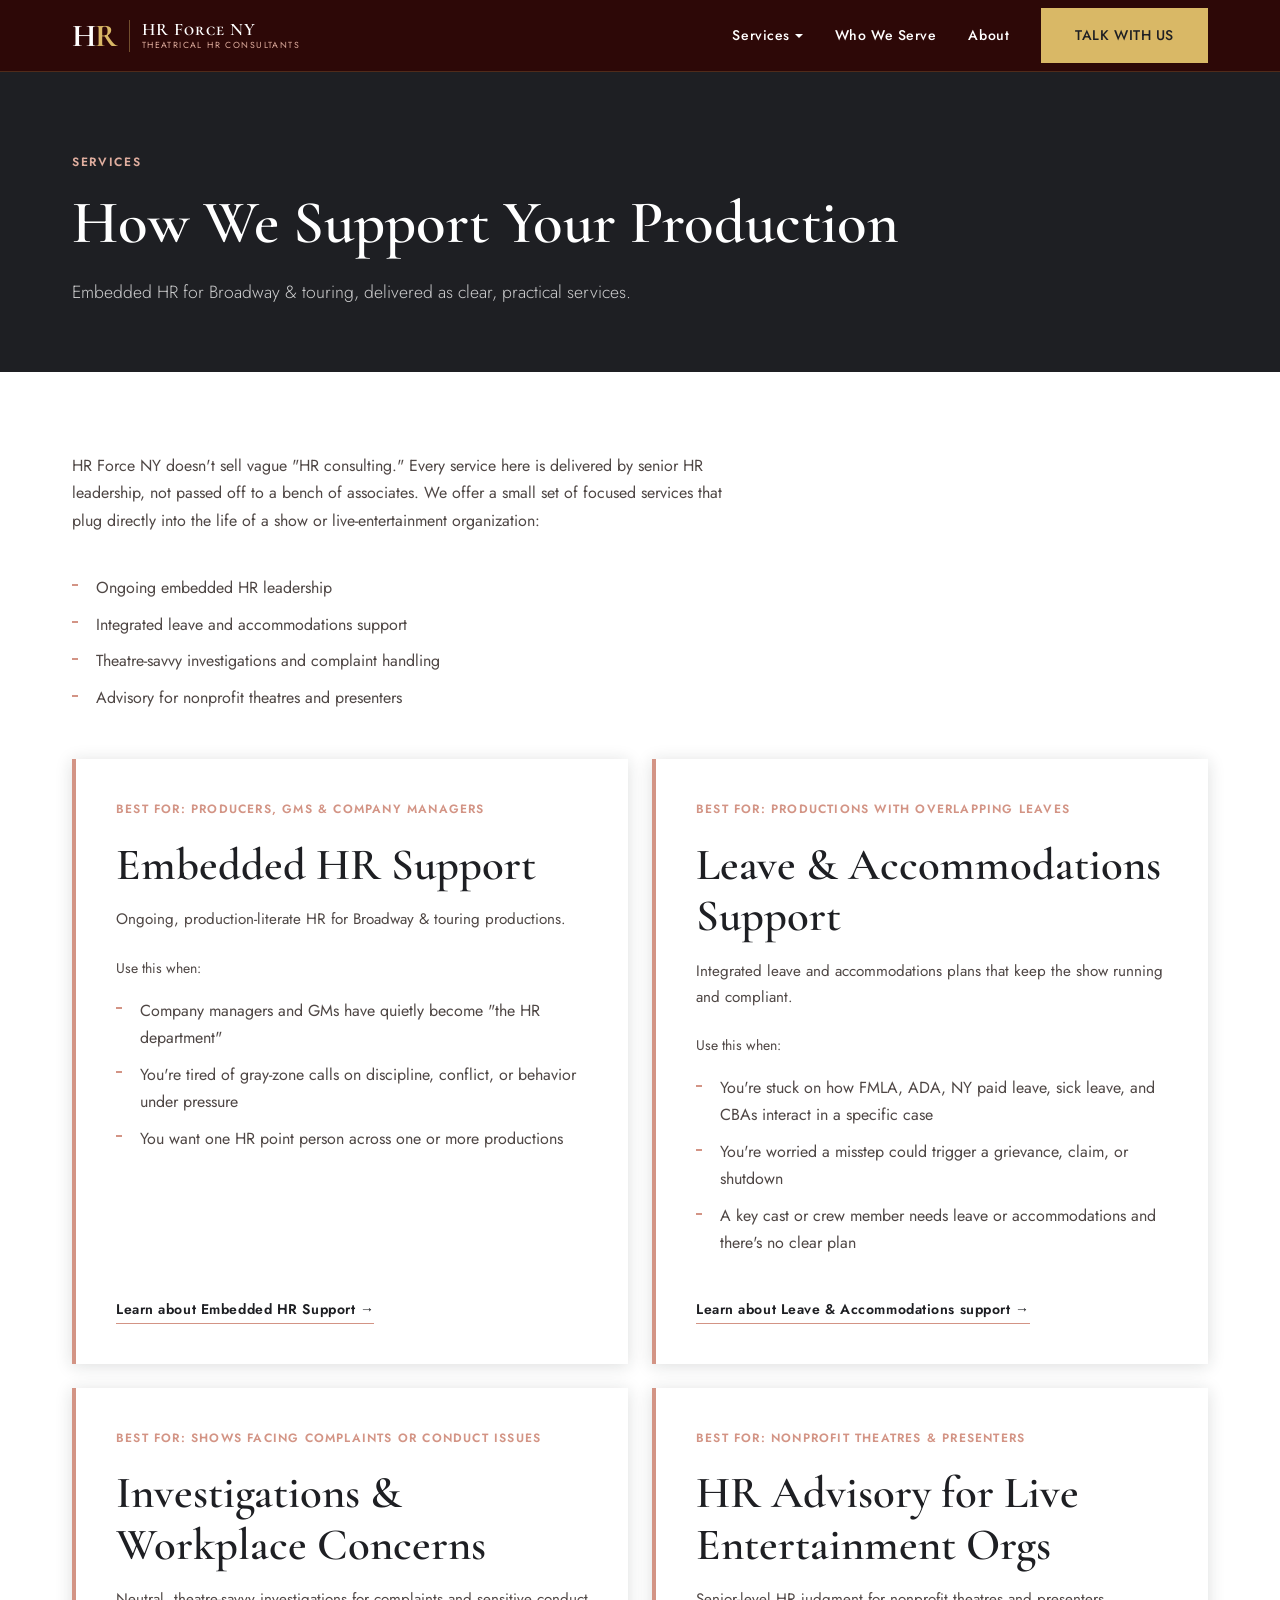
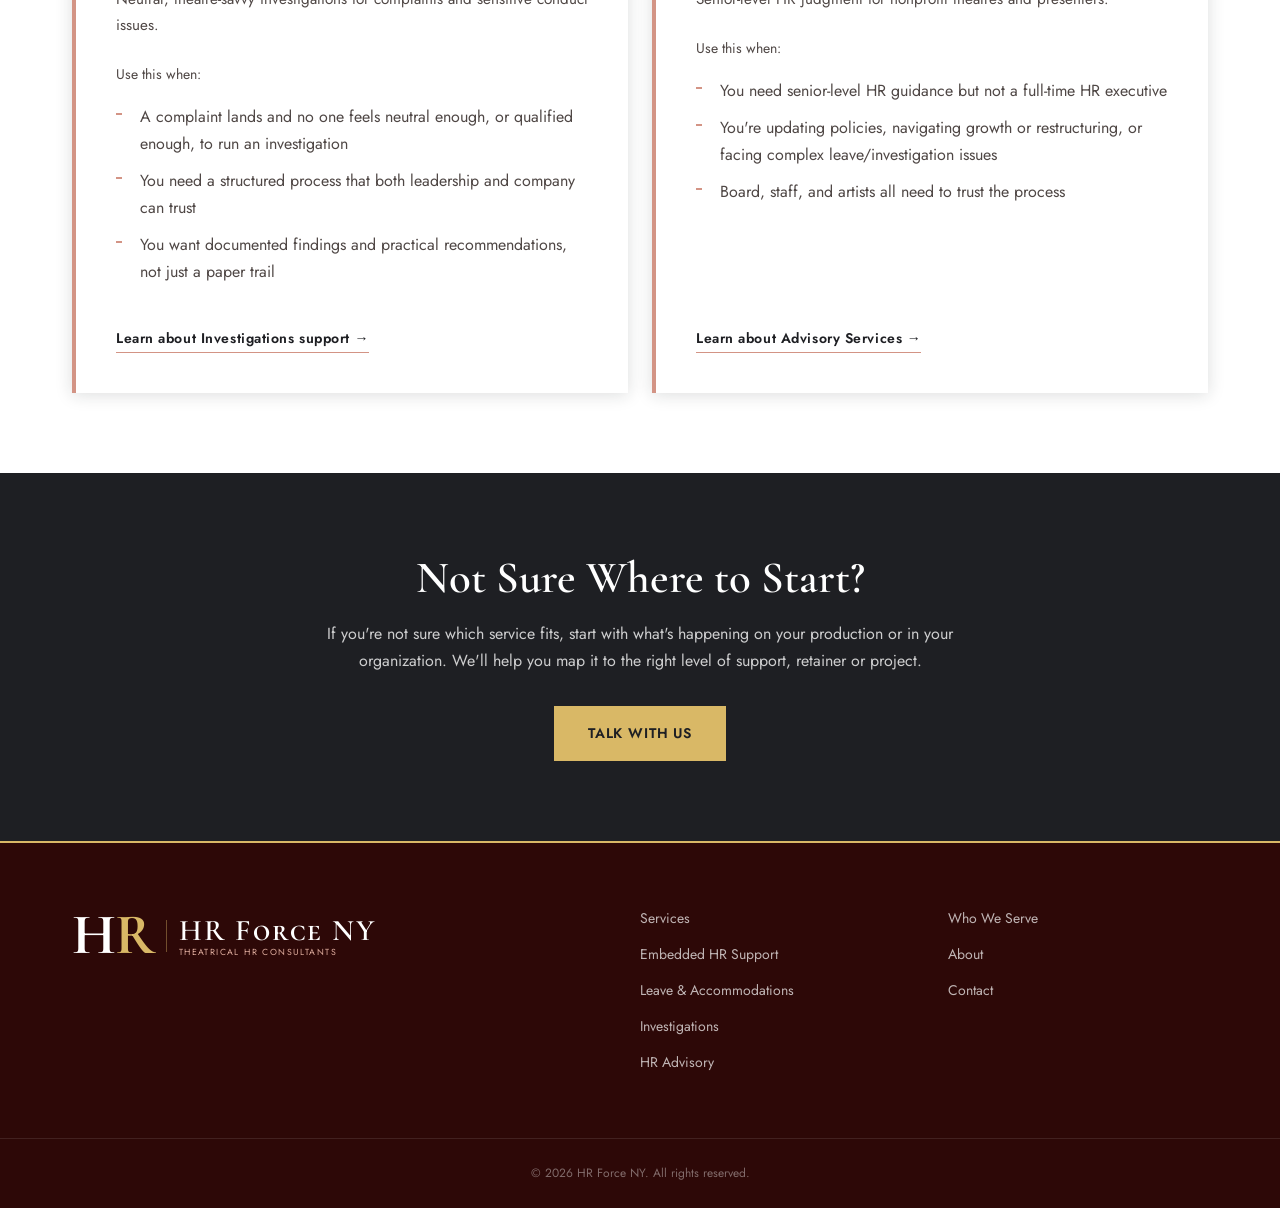
<file: services/index.html>
<!DOCTYPE html>
<html lang="en">
<head>
  <meta charset="UTF-8">
  <meta name="viewport" content="width=device-width, initial-scale=1.0">
  <title>Services: HR Force NY</title>
  <link rel="preconnect" href="https://fonts.googleapis.com">
  <link rel="preconnect" href="https://fonts.gstatic.com" crossorigin>
  <link href="https://fonts.googleapis.com/css2?family=Cormorant+Garamond:ital,wght@0,400;0,600;0,700;1,400;1,600&family=Jost:wght@300;400;500;600&display=swap" rel="stylesheet">
  <link rel="stylesheet" href="/css/styles.css">
  <script src="/js/nav.js" defer></script>
</head>
<body>

<header class="site-header">
  <div class="header-inner">
    <a href="/" class="logo-wordmark">
      <span class="logo-monogram"><span class="mono-h">H</span><span class="mono-r">R</span></span>
      <span class="logo-divider"></span>
      <span class="logo-text">
        <span class="logo-name">HR Force NY</span>
        <span class="logo-tagline">Theatrical HR Consultants</span>
      </span>
    </a>
    <button class="nav-toggle" type="button" aria-controls="main-nav" aria-expanded="false" aria-label="Open menu">
      <span class="nav-toggle-bar"></span>
      <span class="nav-toggle-bar"></span>
      <span class="nav-toggle-bar"></span>
    </button>
    <nav class="main-nav" id="main-nav">
      <div class="nav-dropdown">
        <a href="/services/">Services</a>
        <div class="dropdown-menu">
          <a href="/services/embedded-hr-support/">Embedded HR Support</a>
          <a href="/services/leave-accommodations/">Leave &amp; Accommodations Support</a>
          <a href="/services/investigations/">Investigations &amp; Workplace Concerns</a>
          <a href="/services/advisory/">HR Advisory for Live Entertainment Orgs</a>
        </div>
      </div>
      <a href="/who-we-serve/">Who We Serve</a>
      <a href="/about/">About</a>
      <a href="/contact/" class="btn-gold">Talk with us</a>
    </nav>
  </div>
</header>

<!-- PAGE HEADER -->
<section class="section-navy page-header">
  <div class="container">
    <span class="eyebrow">Services</span>
    <h1>How We Support Your Production</h1>
    <p class="lead">Embedded HR for Broadway &amp; touring, delivered as clear, practical services.</p>
  </div>
</section>

<!-- SERVICES INTRO + CARDS -->
<section class="section-page-bg section-pad">
  <div class="container">
    <p style="max-width:680px;color:var(--text-mid);margin-bottom:2.5rem;">HR Force NY doesn't sell vague "HR consulting." Every service here is delivered by senior HR leadership, not passed off to a bench of associates. We offer a small set of focused services that plug directly into the life of a show or live-entertainment organization:</p>
    <ul class="bullet-list" style="max-width:600px;margin-bottom:3rem;">
      <li>Ongoing embedded HR leadership</li>
      <li>Integrated leave and accommodations support</li>
      <li>Theatre-savvy investigations and complaint handling</li>
      <li>Advisory for nonprofit theatres and presenters</li>
    </ul>

    <div class="grid-2">
      <!-- Service 1 -->
      <div class="service-card" style="padding:2.5rem;">
        <div class="card-meta">Best for: Producers, GMs &amp; Company Managers</div>
        <h2>Embedded HR Support</h2>
        <p>Ongoing, production-literate HR for Broadway &amp; touring productions.</p>
        <p style="font-size:0.875rem;color:var(--text-mid);margin-top:0.5rem;">Use this when:</p>
        <ul class="bullet-list" style="margin-bottom:1rem;">
          <li>Company managers and GMs have quietly become "the HR department"</li>
          <li>You're tired of gray-zone calls on discipline, conflict, or behavior under pressure</li>
          <li>You want one HR point person across one or more productions</li>
        </ul>
        <a href="/services/embedded-hr-support/" class="card-link">Learn about Embedded HR Support →</a>
      </div>

      <!-- Service 2 -->
      <div class="service-card" style="padding:2.5rem;">
        <div class="card-meta">Best for: Productions with overlapping leaves</div>
        <h2>Leave &amp; Accommodations Support</h2>
        <p>Integrated leave and accommodations plans that keep the show running and compliant.</p>
        <p style="font-size:0.875rem;color:var(--text-mid);margin-top:0.5rem;">Use this when:</p>
        <ul class="bullet-list" style="margin-bottom:1rem;">
          <li>You're stuck on how FMLA, ADA, NY paid leave, sick leave, and CBAs interact in a specific case</li>
          <li>You're worried a misstep could trigger a grievance, claim, or shutdown</li>
          <li>A key cast or crew member needs leave or accommodations and there's no clear plan</li>
        </ul>
        <a href="/services/leave-accommodations/" class="card-link">Learn about Leave &amp; Accommodations support →</a>
      </div>

      <!-- Service 3 -->
      <div class="service-card" style="padding:2.5rem;">
        <div class="card-meta">Best for: Shows facing complaints or conduct issues</div>
        <h2>Investigations &amp; Workplace Concerns</h2>
        <p>Neutral, theatre-savvy investigations for complaints and sensitive conduct issues.</p>
        <p style="font-size:0.875rem;color:var(--text-mid);margin-top:0.5rem;">Use this when:</p>
        <ul class="bullet-list" style="margin-bottom:1rem;">
          <li>A complaint lands and no one feels neutral enough, or qualified enough, to run an investigation</li>
          <li>You need a structured process that both leadership and company can trust</li>
          <li>You want documented findings and practical recommendations, not just a paper trail</li>
        </ul>
        <a href="/services/investigations/" class="card-link">Learn about Investigations support →</a>
      </div>

      <!-- Service 4 -->
      <div class="service-card" style="padding:2.5rem;">
        <div class="card-meta">Best for: Nonprofit theatres &amp; presenters</div>
        <h2>HR Advisory for Live Entertainment Orgs</h2>
        <p>Senior-level HR judgment for nonprofit theatres and presenters.</p>
        <p style="font-size:0.875rem;color:var(--text-mid);margin-top:0.5rem;">Use this when:</p>
        <ul class="bullet-list" style="margin-bottom:1rem;">
          <li>You need senior-level HR guidance but not a full-time HR executive</li>
          <li>You're updating policies, navigating growth or restructuring, or facing complex leave/investigation issues</li>
          <li>Board, staff, and artists all need to trust the process</li>
        </ul>
        <a href="/services/advisory/" class="card-link">Learn about Advisory Services →</a>
      </div>
    </div>
  </div>
</section>

<!-- NOT SURE WHERE TO START -->
<section class="section-navy cta-band">
  <div class="container">
    <h2>Not Sure Where to Start?</h2>
    <p>If you're not sure which service fits, start with what's happening on your production or in your organization. We'll help you map it to the right level of support, retainer or project.</p>
    <div class="btn-row">
      <a href="/contact/" class="btn-gold">Talk with us</a>
    </div>
  </div>
</section>

<footer class="site-footer">
  <div class="footer-inner">
    <div class="footer-logo">
      <a href="/" class="logo-wordmark footer-wordmark">
        <span class="logo-monogram"><span class="mono-h">H</span><span class="mono-r">R</span></span>
        <span class="logo-divider"></span>
        <span class="logo-text">
          <span class="logo-name">HR Force NY</span>
          <span class="logo-tagline">Theatrical HR Consultants</span>
        </span>
      </a>
    </div>
    <nav class="footer-nav">
      <a href="/services/">Services</a>
      <a href="/services/embedded-hr-support/">Embedded HR Support</a>
      <a href="/services/leave-accommodations/">Leave &amp; Accommodations</a>
      <a href="/services/investigations/">Investigations</a>
      <a href="/services/advisory/">HR Advisory</a>
    </nav>
    <nav class="footer-nav">
      <a href="/who-we-serve/">Who We Serve</a>
      <a href="/about/">About</a>
      <a href="/contact/">Contact</a>
    </nav>
  </div>
  <div class="footer-legal">
    <p>&copy; 2026 HR Force NY. All rights reserved.</p>
  </div>
</footer>

</body>
</html>
</file>
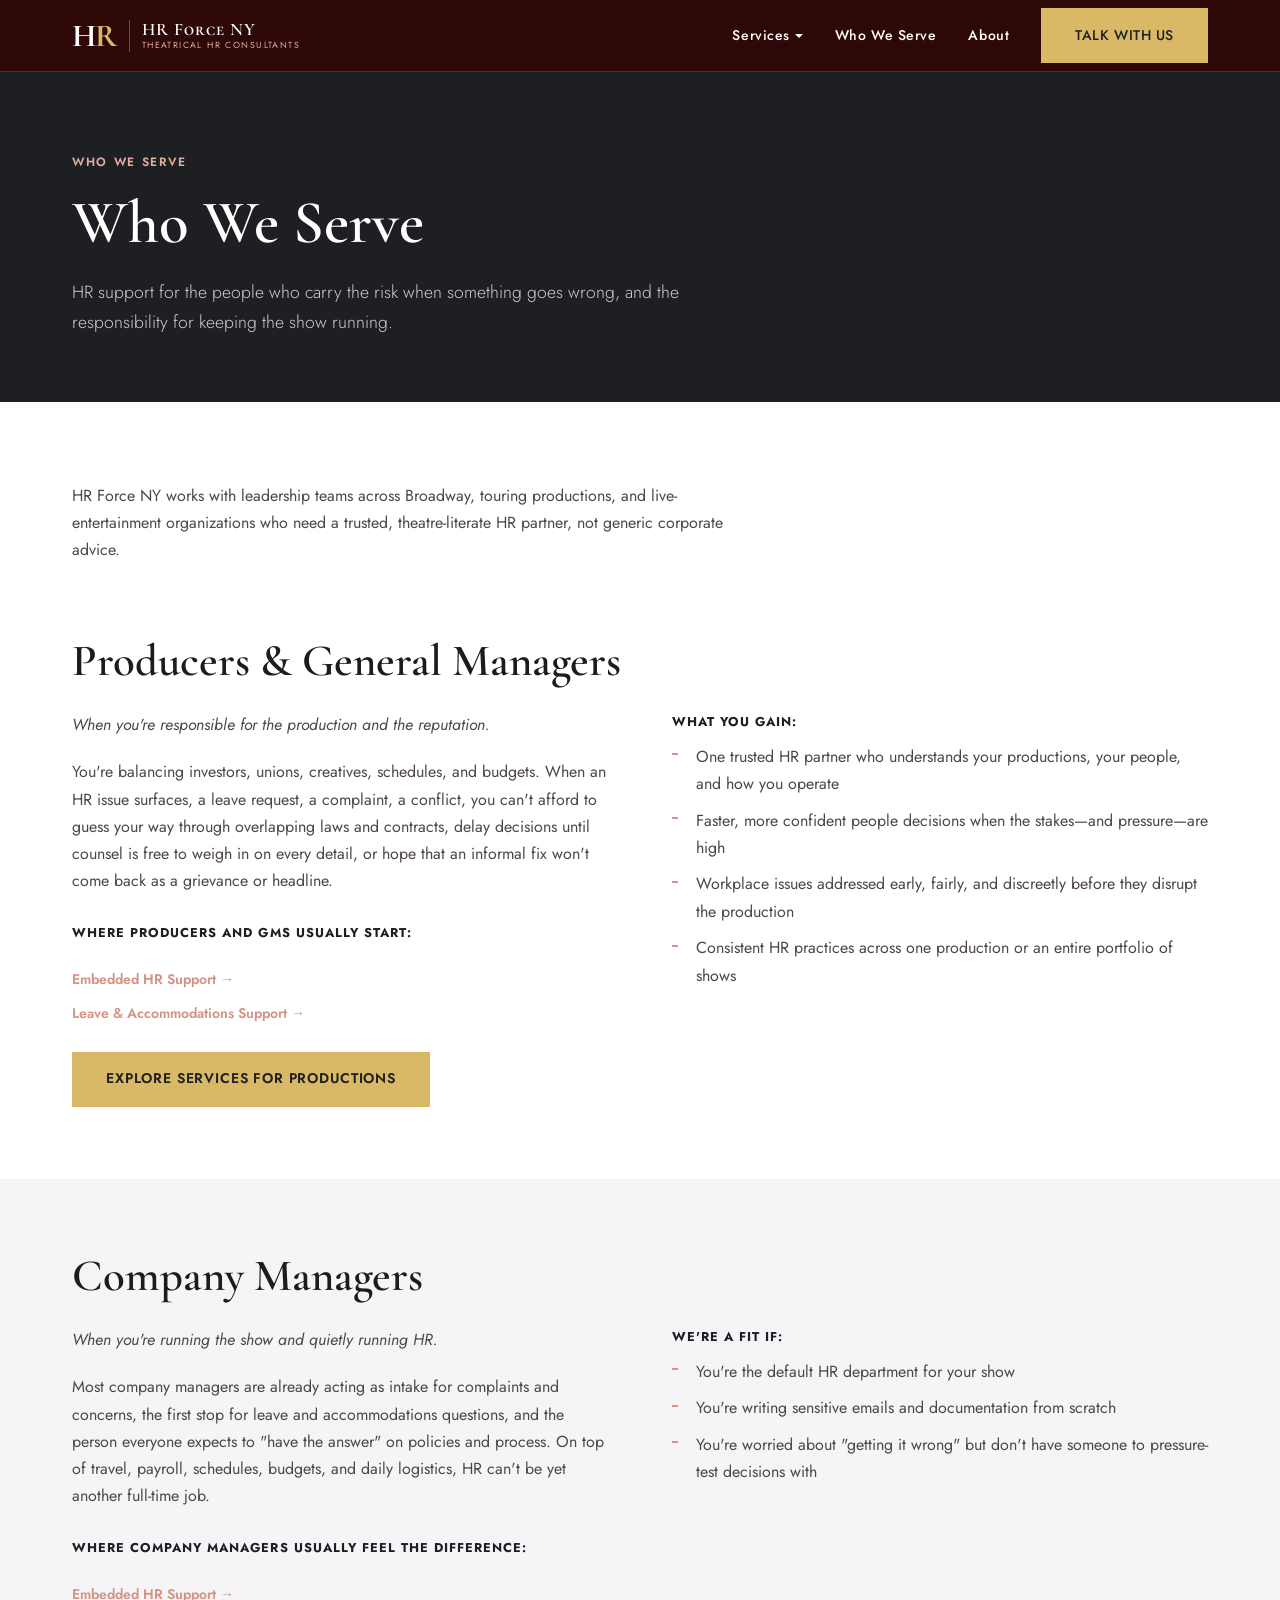
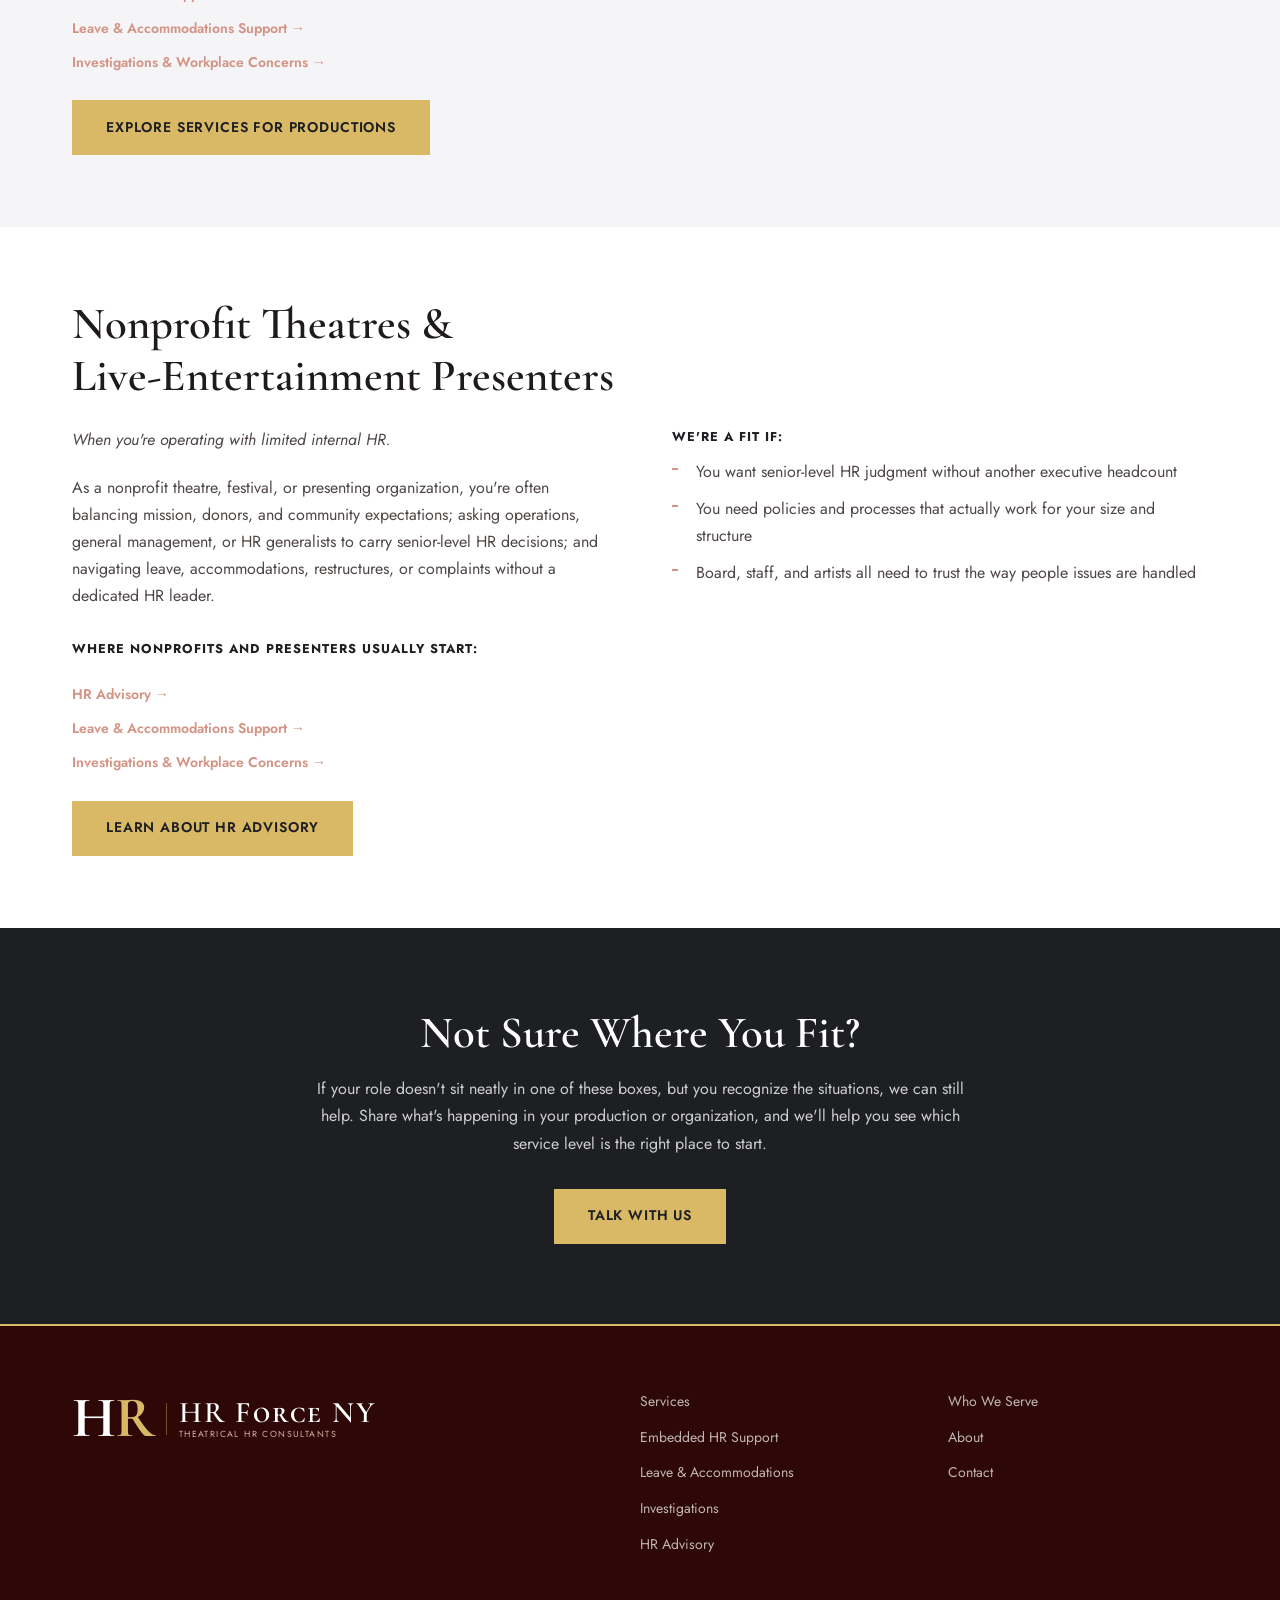
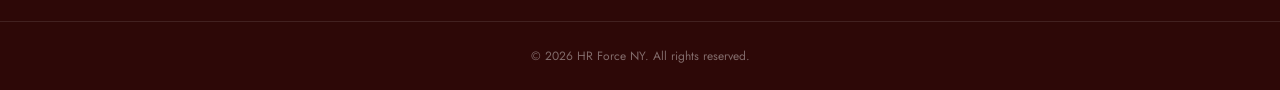
<file: who-we-serve/index.html>
<!DOCTYPE html>
<html lang="en">
<head>
  <meta charset="UTF-8">
  <meta name="viewport" content="width=device-width, initial-scale=1.0">
  <title>Who We Serve: HR Force NY</title>
  <link rel="preconnect" href="https://fonts.googleapis.com">
  <link rel="preconnect" href="https://fonts.gstatic.com" crossorigin>
  <link href="https://fonts.googleapis.com/css2?family=Cormorant+Garamond:ital,wght@0,400;0,600;0,700;1,400;1,600&family=Jost:wght@300;400;500;600&display=swap" rel="stylesheet">
  <link rel="stylesheet" href="/css/styles.css">
  <script src="/js/nav.js" defer></script>
</head>
<body>

<header class="site-header">
  <div class="header-inner">
    <a href="/" class="logo-wordmark">
      <span class="logo-monogram"><span class="mono-h">H</span><span class="mono-r">R</span></span>
      <span class="logo-divider"></span>
      <span class="logo-text">
        <span class="logo-name">HR Force NY</span>
        <span class="logo-tagline">Theatrical HR Consultants</span>
      </span>
    </a>
    <button class="nav-toggle" type="button" aria-controls="main-nav" aria-expanded="false" aria-label="Open menu">
      <span class="nav-toggle-bar"></span>
      <span class="nav-toggle-bar"></span>
      <span class="nav-toggle-bar"></span>
    </button>
    <nav class="main-nav" id="main-nav">
      <div class="nav-dropdown">
        <a href="/services/">Services</a>
        <div class="dropdown-menu">
          <a href="/services/embedded-hr-support/">Embedded HR Support</a>
          <a href="/services/leave-accommodations/">Leave &amp; Accommodations Support</a>
          <a href="/services/investigations/">Investigations &amp; Workplace Concerns</a>
          <a href="/services/advisory/">HR Advisory for Live Entertainment Orgs</a>
        </div>
      </div>
      <a href="/who-we-serve/">Who We Serve</a>
      <a href="/about/">About</a>
      <a href="/contact/" class="btn-gold">Talk with us</a>
    </nav>
  </div>
</header>

<!-- HERO -->
<section class="section-navy page-header">
  <div class="container">
    <span class="eyebrow">Who We Serve</span>
    <h1>Who We Serve</h1>
    <p class="lead">HR support for the people who carry the risk when something goes wrong, and the responsibility for keeping the show running.</p>
  </div>
</section>

<!-- INTRO -->
<section class="section-page-bg section-pad" style="padding-bottom:0;">
  <div class="container">
    <p style="max-width:660px;color:var(--text-mid);">HR Force NY works with leadership teams across Broadway, touring productions, and live-entertainment organizations who need a trusted, theatre-literate HR partner, not generic corporate advice.</p>
  </div>
</section>

<!-- PRODUCERS & GMs -->
<section class="section-page-bg audience-section">
  <div class="container">

    <h2>Producers &amp; General Managers</h2>
    <div class="audience-inner">
      <div>
        <p style="font-style:italic;color:var(--text-mid);margin-bottom:1.25rem;">When you're responsible for the production and the reputation.</p>
        <p style="color:var(--text-mid);">You're balancing investors, unions, creatives, schedules, and budgets. When an HR issue surfaces, a leave request, a complaint, a conflict, you can't afford to guess your way through overlapping laws and contracts, delay decisions until counsel is free to weigh in on every detail, or hope that an informal fix won't come back as a grievance or headline.</p>
        <div style="margin-top:1.75rem;">
          <p style="font-family:'Jost',sans-serif;font-size:0.8rem;font-weight:700;letter-spacing:0.08em;text-transform:uppercase;color:var(--navy);margin-bottom:0.6rem;">Where producers and GMs usually start:</p>
          <div class="audience-links">
            <a href="/services/embedded-hr-support/">Embedded HR Support →</a>
            <a href="/services/leave-accommodations/">Leave &amp; Accommodations Support →</a>
          </div>
        </div>
        <div style="margin-top:1.5rem;">
          <a href="/services/" class="btn-gold" style="display:inline-block;">Explore services for productions</a>
        </div>
      </div>
      <div>
        <p style="font-family:'Jost',sans-serif;font-size:0.8rem;font-weight:700;letter-spacing:0.08em;text-transform:uppercase;color:var(--navy);margin-bottom:0.6rem;">What you gain:</p>
        <ul class="bullet-list">
          <li>One trusted HR partner who understands your productions, your people, and how you operate</li>
          <li>Faster, more confident people decisions when the stakes&mdash;and pressure&mdash;are high</li>
          <li>Workplace issues addressed early, fairly, and discreetly before they disrupt the production</li>
          <li>Consistent HR practices across one production or an entire portfolio of shows</li>
        </ul>
      </div>
    </div>
  </div>
</section>

<!-- COMPANY MANAGERS -->
<section class="section-cream audience-section">
  <div class="container">

    <h2>Company Managers</h2>
    <div class="audience-inner">
      <div>
        <p style="font-style:italic;color:var(--text-mid);margin-bottom:1.25rem;">When you're running the show and quietly running HR.</p>
        <p style="color:var(--text-mid);">Most company managers are already acting as intake for complaints and concerns, the first stop for leave and accommodations questions, and the person everyone expects to "have the answer" on policies and process. On top of travel, payroll, schedules, budgets, and daily logistics, HR can't be yet another full-time job.</p>
        <div style="margin-top:1.75rem;">
          <p style="font-family:'Jost',sans-serif;font-size:0.8rem;font-weight:700;letter-spacing:0.08em;text-transform:uppercase;color:var(--navy);margin-bottom:0.6rem;">Where company managers usually feel the difference:</p>
          <div class="audience-links">
            <a href="/services/embedded-hr-support/">Embedded HR Support →</a>
            <a href="/services/leave-accommodations/">Leave &amp; Accommodations Support →</a>
            <a href="/services/investigations/">Investigations &amp; Workplace Concerns →</a>
          </div>
        </div>
        <div style="margin-top:1.5rem;">
          <a href="/services/" class="btn-gold" style="display:inline-block;">Explore services for productions</a>
        </div>
      </div>
      <div>
        <p style="font-family:'Jost',sans-serif;font-size:0.8rem;font-weight:700;letter-spacing:0.08em;text-transform:uppercase;color:var(--navy);margin-bottom:0.6rem;">We're a fit if:</p>
        <ul class="bullet-list">
          <li>You're the default HR department for your show</li>
          <li>You're writing sensitive emails and documentation from scratch</li>
          <li>You're worried about "getting it wrong" but don't have someone to pressure-test decisions with</li>
        </ul>
      </div>
    </div>
  </div>
</section>

<!-- NONPROFITS -->
<section class="section-page-bg audience-section">
  <div class="container">
    <h2>Nonprofit Theatres &amp;<br>Live-Entertainment Presenters</h2>
    <div class="audience-inner">
      <div>
        <p style="font-style:italic;color:var(--text-mid);margin-bottom:1.25rem;">When you're operating with limited internal HR.</p>
        <p style="color:var(--text-mid);">As a nonprofit theatre, festival, or presenting organization, you're often balancing mission, donors, and community expectations; asking operations, general management, or HR generalists to carry senior-level HR decisions; and navigating leave, accommodations, restructures, or complaints without a dedicated HR leader.</p>
        <div style="margin-top:1.75rem;">
          <p style="font-family:'Jost',sans-serif;font-size:0.8rem;font-weight:700;letter-spacing:0.08em;text-transform:uppercase;color:var(--navy);margin-bottom:0.6rem;">Where nonprofits and presenters usually start:</p>
          <div class="audience-links">
            <a href="/services/advisory/">HR Advisory →</a>
            <a href="/services/leave-accommodations/">Leave &amp; Accommodations Support →</a>
            <a href="/services/investigations/">Investigations &amp; Workplace Concerns →</a>
          </div>
        </div>
        <div style="margin-top:1.5rem;">
          <a href="/services/advisory/" class="btn-gold" style="display:inline-block;">Learn about HR Advisory</a>
        </div>
      </div>
      <div>
        <p style="font-family:'Jost',sans-serif;font-size:0.8rem;font-weight:700;letter-spacing:0.08em;text-transform:uppercase;color:var(--navy);margin-bottom:0.6rem;">We're a fit if:</p>
        <ul class="bullet-list">
          <li>You want senior-level HR judgment without another executive headcount</li>
          <li>You need policies and processes that actually work for your size and structure</li>
          <li>Board, staff, and artists all need to trust the way people issues are handled</li>
        </ul>
      </div>
    </div>
  </div>
</section>

<!-- NOT SURE WHERE YOU FIT -->
<section class="section-navy cta-band">
  <div class="container">
    <h2>Not Sure Where You Fit?</h2>
    <p>If your role doesn't sit neatly in one of these boxes, but you recognize the situations, we can still help. Share what's happening in your production or organization, and we'll help you see which service level is the right place to start.</p>
    <div class="btn-row">
      <a href="/contact/" class="btn-gold">Talk with us</a>
    </div>
  </div>
</section>

<footer class="site-footer">
  <div class="footer-inner">
    <div class="footer-logo">
      <a href="/" class="logo-wordmark footer-wordmark">
        <span class="logo-monogram"><span class="mono-h">H</span><span class="mono-r">R</span></span>
        <span class="logo-divider"></span>
        <span class="logo-text">
          <span class="logo-name">HR Force NY</span>
          <span class="logo-tagline">Theatrical HR Consultants</span>
        </span>
      </a>
    </div>
    <nav class="footer-nav">
      <a href="/services/">Services</a>
      <a href="/services/embedded-hr-support/">Embedded HR Support</a>
      <a href="/services/leave-accommodations/">Leave &amp; Accommodations</a>
      <a href="/services/investigations/">Investigations</a>
      <a href="/services/advisory/">HR Advisory</a>
    </nav>
    <nav class="footer-nav">
      <a href="/who-we-serve/">Who We Serve</a>
      <a href="/about/">About</a>
      <a href="/contact/">Contact</a>
    </nav>
  </div>
  <div class="footer-legal">
    <p>&copy; 2026 HR Force NY. All rights reserved.</p>
  </div>
</footer>

</body>
</html>
</file>
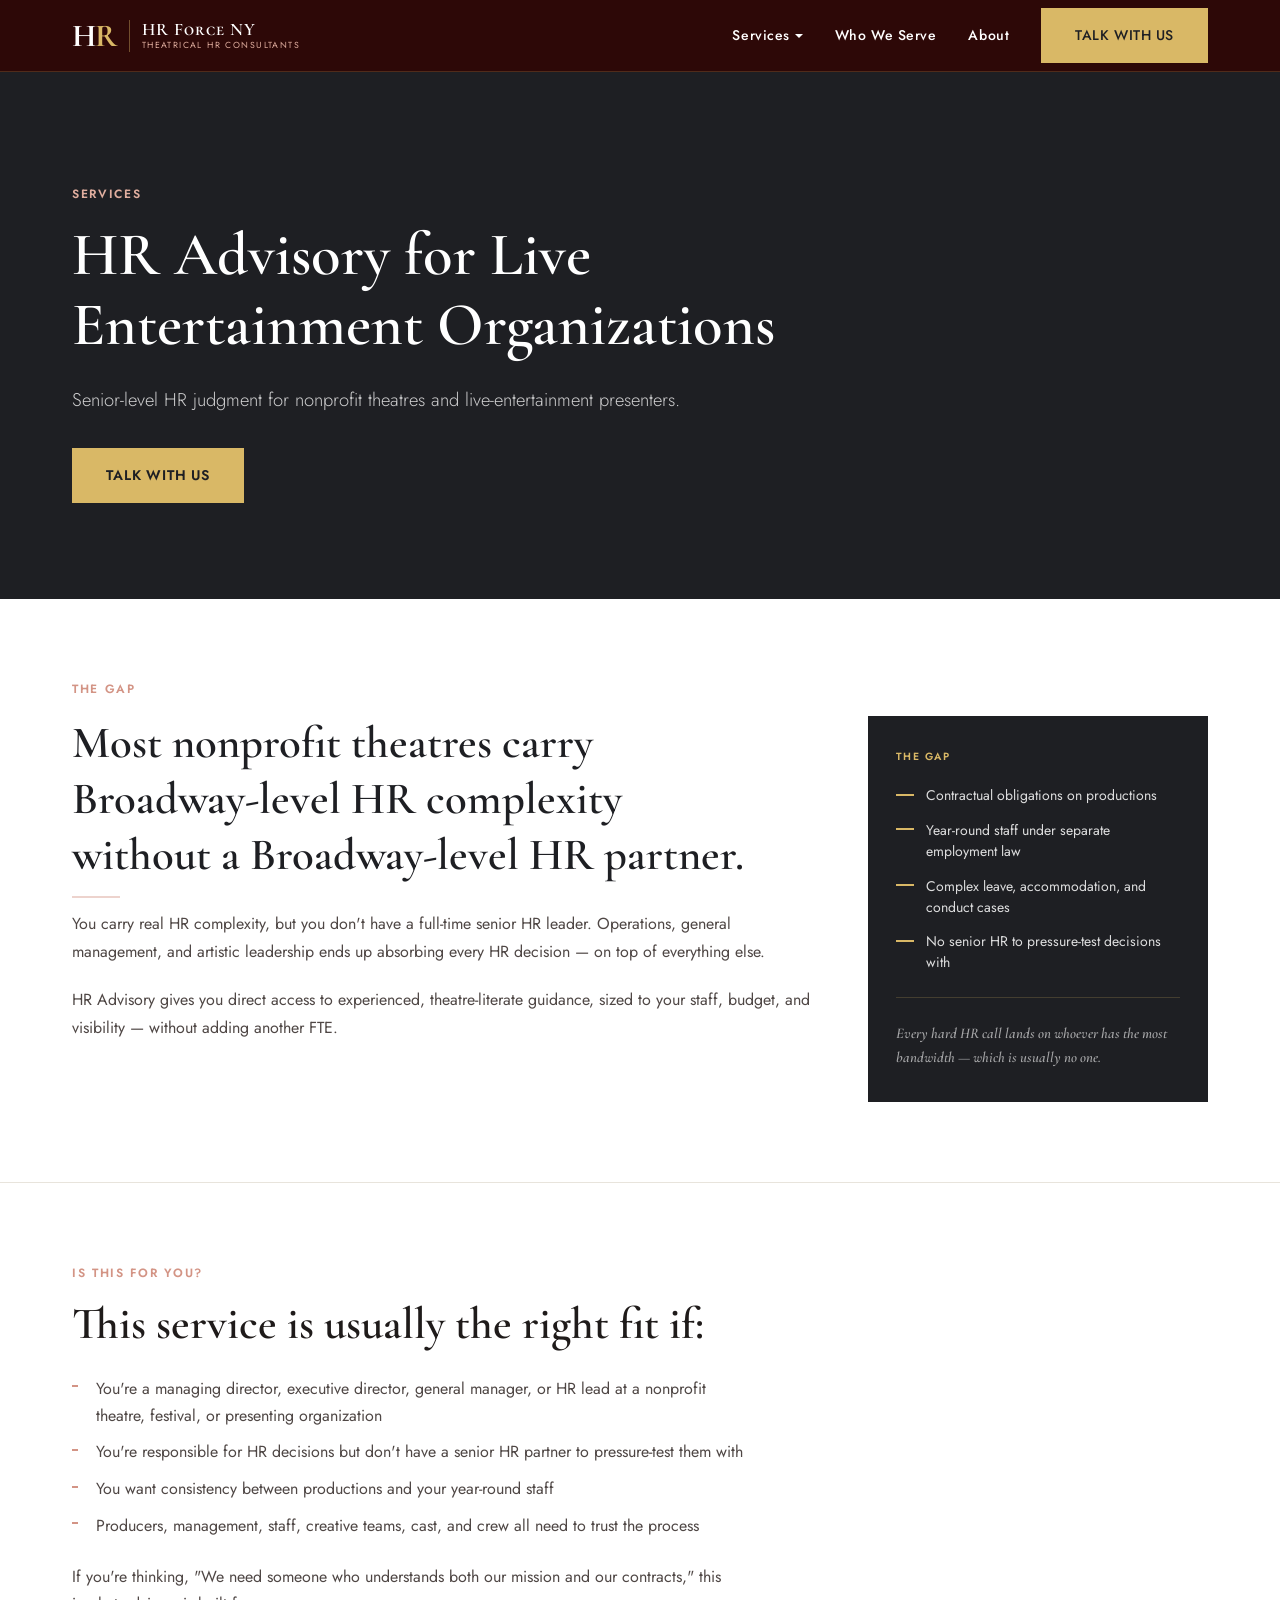
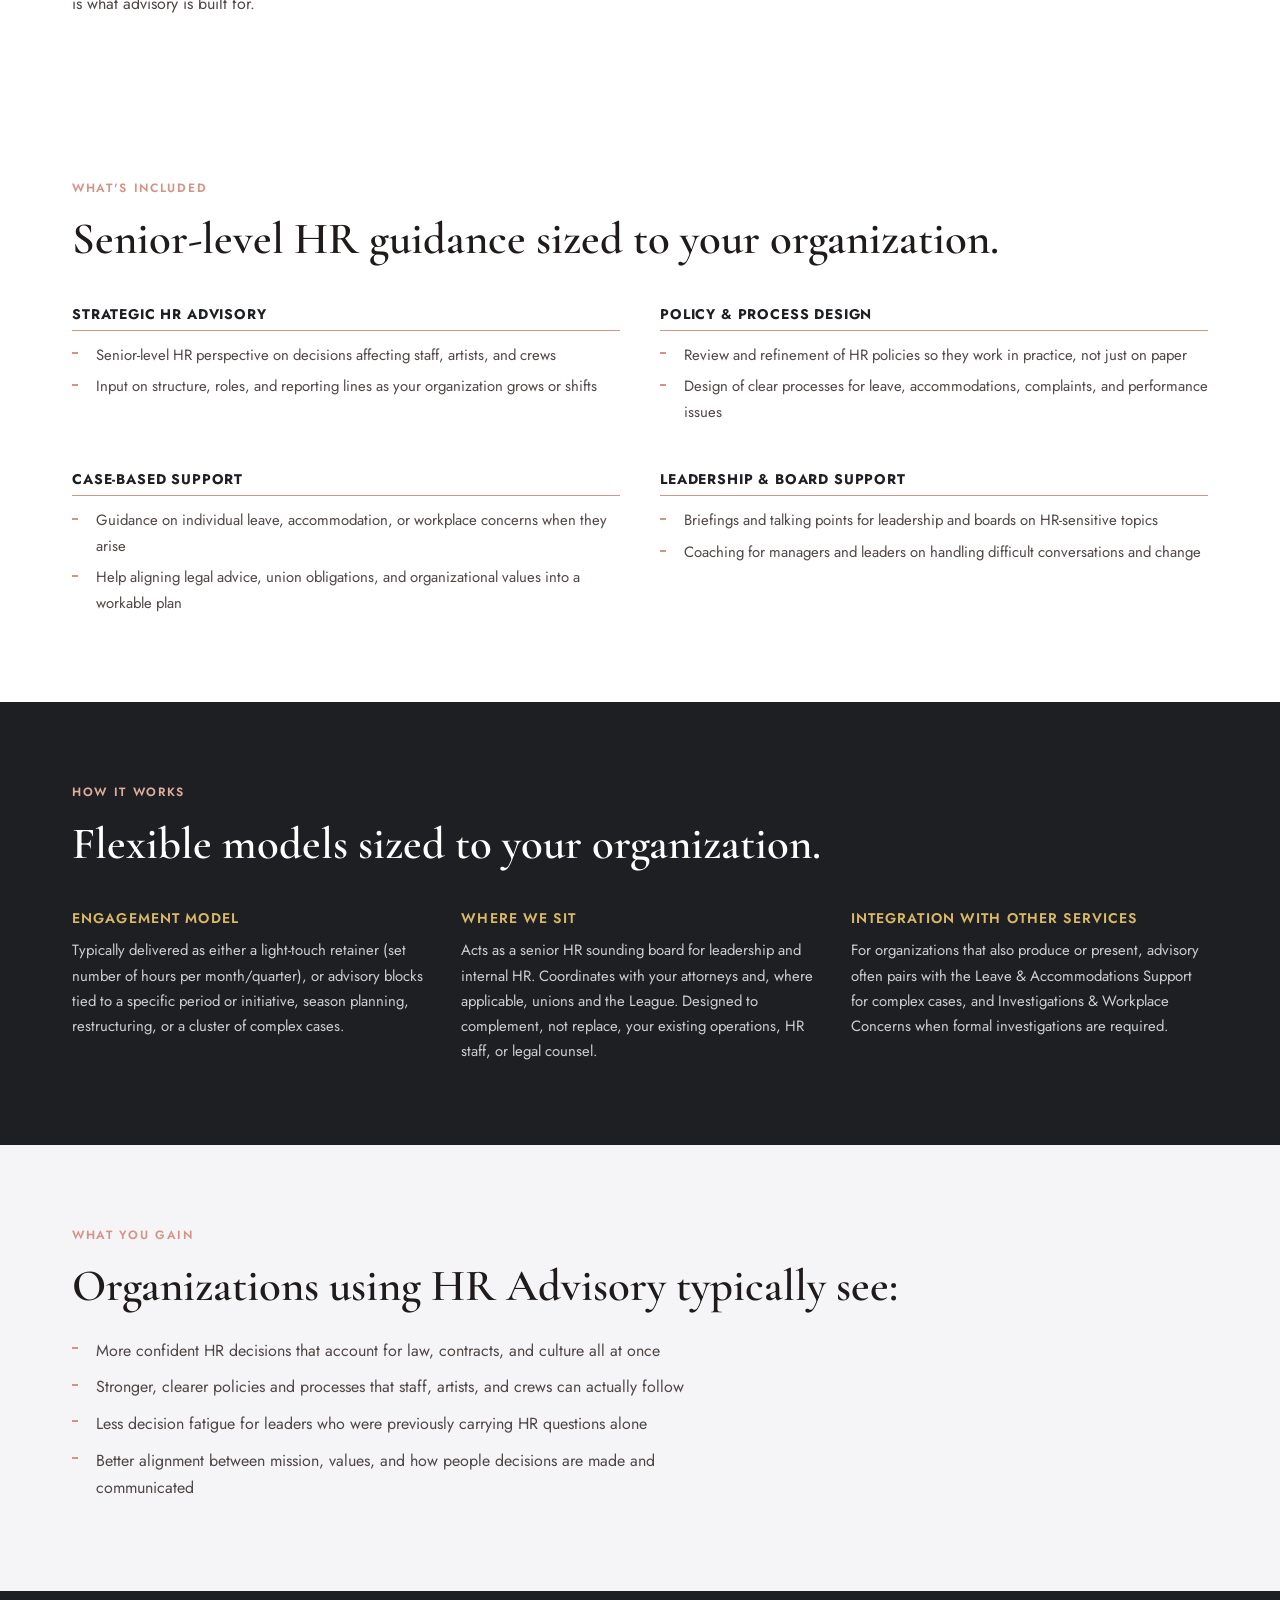
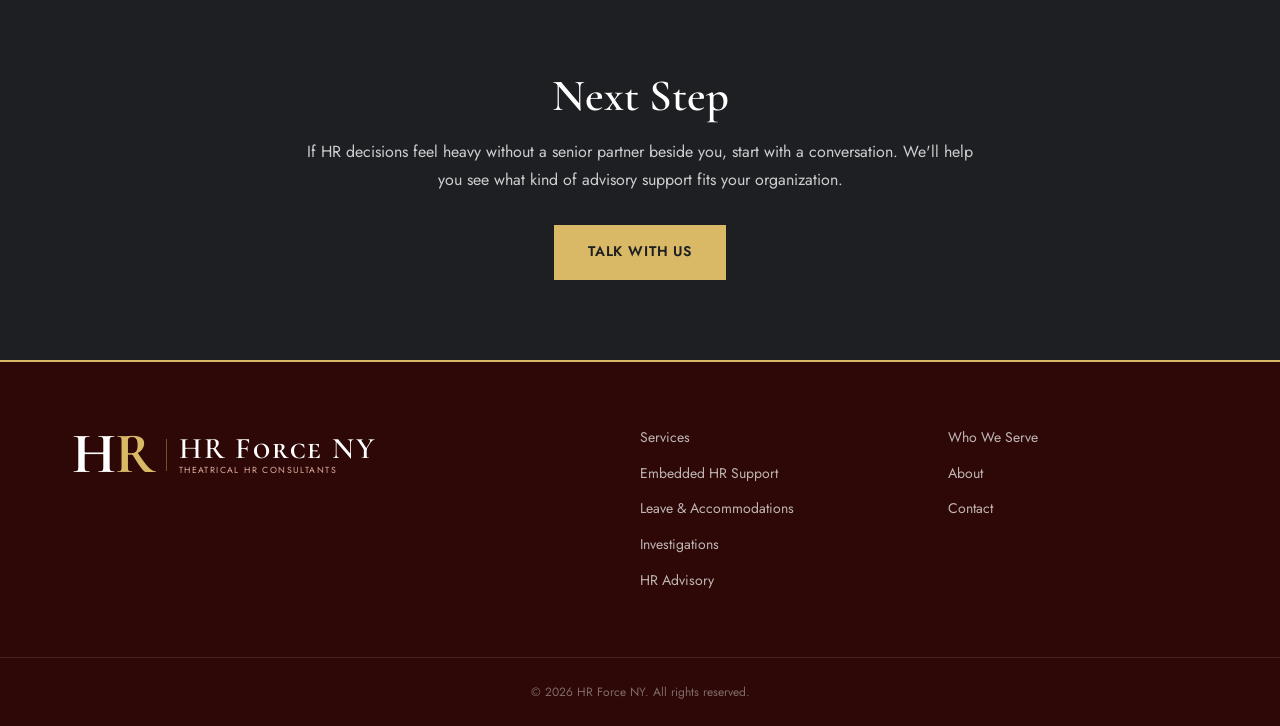
<file: services/advisory/index.html>
<!DOCTYPE html>
<html lang="en">
<head>
  <meta charset="UTF-8">
  <meta name="viewport" content="width=device-width, initial-scale=1.0">
  <title>HR Advisory for Live Entertainment Orgs: HR Force NY</title>
  <link rel="preconnect" href="https://fonts.googleapis.com">
  <link rel="preconnect" href="https://fonts.gstatic.com" crossorigin>
  <link href="https://fonts.googleapis.com/css2?family=Cormorant+Garamond:ital,wght@0,400;0,600;0,700;1,400;1,600&family=Jost:wght@300;400;500;600&display=swap" rel="stylesheet">
  <link rel="stylesheet" href="/css/styles.css">
  <script src="/js/nav.js" defer></script>
</head>
<body>

<header class="site-header">
  <div class="header-inner">
    <a href="/" class="logo-wordmark">
      <span class="logo-monogram"><span class="mono-h">H</span><span class="mono-r">R</span></span>
      <span class="logo-divider"></span>
      <span class="logo-text">
        <span class="logo-name">HR Force NY</span>
        <span class="logo-tagline">Theatrical HR Consultants</span>
      </span>
    </a>
    <button class="nav-toggle" type="button" aria-controls="main-nav" aria-expanded="false" aria-label="Open menu">
      <span class="nav-toggle-bar"></span>
      <span class="nav-toggle-bar"></span>
      <span class="nav-toggle-bar"></span>
    </button>
    <nav class="main-nav" id="main-nav">
      <div class="nav-dropdown">
        <a href="/services/">Services</a>
        <div class="dropdown-menu">
          <a href="/services/embedded-hr-support/">Embedded HR Support</a>
          <a href="/services/leave-accommodations/">Leave &amp; Accommodations Support</a>
          <a href="/services/investigations/">Investigations &amp; Workplace Concerns</a>
          <a href="/services/advisory/">HR Advisory for Live Entertainment Orgs</a>
        </div>
      </div>
      <a href="/who-we-serve/">Who We Serve</a>
      <a href="/about/">About</a>
      <a href="/contact/" class="btn-gold">Talk with us</a>
    </nav>
  </div>
</header>

<!-- HERO -->
<section class="section-navy hero">
  <div class="container">
    <span class="eyebrow">Services</span>
    <h1>HR Advisory for Live Entertainment Organizations</h1>
    <p class="subhead">Senior-level HR judgment for nonprofit theatres and live-entertainment presenters.</p>
    <div class="btn-row">
      <a href="/contact/" class="btn-gold">Talk with us</a>
    </div>
  </div>
</section>

<!-- INTRO -->
<section class="section-page-bg section-pad">
  <div class="container">
    <span class="eyebrow">The Gap</span>
    <div class="intro-body-grid">
      <div class="intro-body-prose">
        <h2 class="intro-statement">Most nonprofit theatres carry Broadway-level HR complexity without a Broadway-level HR partner.</h2>
        <div class="gold-rule"></div>
        <p>You carry real HR complexity, but you don't have a full-time senior HR leader. Operations, general management, and artistic leadership ends up absorbing every HR decision — on top of everything else.</p>
        <p>HR Advisory gives you direct access to experienced, theatre-literate guidance, sized to your staff, budget, and visibility — without adding another FTE.</p>
      </div>
      <div class="minefield-card">
        <p class="card-eyebrow">The gap</p>
        <ul class="pressure-list">
          <li>Contractual obligations on productions</li>
          <li>Year-round staff under separate employment law</li>
          <li>Complex leave, accommodation, and conduct cases</li>
          <li>No senior HR to pressure-test decisions with</li>
        </ul>
        <div class="card-divider"></div>
        <p class="card-tagline">Every hard HR call lands on whoever has the most bandwidth — which is usually no one.</p>
      </div>
    </div>
  </div>
</section>

<!-- IS THIS FOR YOU -->
<section class="section-white section-pad" style="border-top:1px solid #E8E4DC;">
  <div class="container">
    <span class="eyebrow">Is This for You?</span>
    <h2 style="margin-bottom:1.5rem;">This service is usually the right fit if:</h2>
    <ul class="bullet-list" style="max-width:680px;">
      <li>You're a managing director, executive director, general manager, or HR lead at a nonprofit theatre, festival, or presenting organization</li>
      <li>You're responsible for HR decisions but don't have a senior HR partner to pressure-test them with</li>
      <li>You want consistency between productions and your year-round staff</li>
      <li>Producers, management, staff, creative teams, cast, and crew all need to trust the process</li>
    </ul>
    <p style="margin-top:1.5rem;color:var(--text-mid);max-width:660px;">If you're thinking, "We need someone who understands both our mission and our contracts," this is what advisory is built for.</p>
  </div>
</section>

<!-- WHAT'S INCLUDED -->
<section class="section-page-bg section-pad">
  <div class="container">
    <span class="eyebrow">What's Included</span>
    <h2 style="margin-bottom:2rem;">Senior-level HR guidance sized to your organization.</h2>
    <div class="included-grid">
      <div class="included-item">
        <h4>Strategic HR advisory</h4>
        <ul class="bullet-list">
          <li>Senior-level HR perspective on decisions affecting staff, artists, and crews</li>
          <li>Input on structure, roles, and reporting lines as your organization grows or shifts</li>
        </ul>
      </div>
      <div class="included-item">
        <h4>Policy &amp; process design</h4>
        <ul class="bullet-list">
          <li>Review and refinement of HR policies so they work in practice, not just on paper</li>
          <li>Design of clear processes for leave, accommodations, complaints, and performance issues</li>
        </ul>
      </div>
      <div class="included-item">
        <h4>Case-based support</h4>
        <ul class="bullet-list">
          <li>Guidance on individual leave, accommodation, or workplace concerns when they arise</li>
          <li>Help aligning legal advice, union obligations, and organizational values into a workable plan</li>
        </ul>
      </div>
      <div class="included-item">
        <h4>Leadership &amp; board support</h4>
        <ul class="bullet-list">
          <li>Briefings and talking points for leadership and boards on HR-sensitive topics</li>
          <li>Coaching for managers and leaders on handling difficult conversations and change</li>
        </ul>
      </div>
    </div>
  </div>
</section>

<!-- HOW IT WORKS -->
<section class="section-navy section-pad">
  <div class="container">
    <span class="eyebrow">How It Works</span>
    <h2 style="margin-bottom:0.75rem;">Flexible models sized to your organization.</h2>
    <div class="how-grid">
      <div class="how-block">
        <h4>Engagement model</h4>
        <p>Typically delivered as either a light-touch retainer (set number of hours per month/quarter), or advisory blocks tied to a specific period or initiative, season planning, restructuring, or a cluster of complex cases.</p>
      </div>
      <div class="how-block">
        <h4>Where we sit</h4>
        <p>Acts as a senior HR sounding board for leadership and internal HR. Coordinates with your attorneys and, where applicable, unions and the League. Designed to complement, not replace, your existing operations, HR staff, or legal counsel.</p>
      </div>
      <div class="how-block">
        <h4>Integration with other services</h4>
        <p>For organizations that also produce or present, advisory often pairs with the Leave &amp; Accommodations Support for complex cases, and Investigations &amp; Workplace Concerns when formal investigations are required.</p>
      </div>
    </div>
  </div>
</section>

<!-- WHAT YOU GAIN -->
<section class="section-cream section-pad">
  <div class="container">
    <span class="eyebrow">What You Gain</span>
    <h2 style="margin-bottom:1.5rem;">Organizations using HR Advisory typically see:</h2>
    <ul class="bullet-list" style="max-width:680px;">
      <li>More confident HR decisions that account for law, contracts, and culture all at once</li>
      <li>Stronger, clearer policies and processes that staff, artists, and crews can actually follow</li>
      <li>Less decision fatigue for leaders who were previously carrying HR questions alone</li>
      <li>Better alignment between mission, values, and how people decisions are made and communicated</li>
    </ul>
  </div>
</section>

<!-- NEXT STEP -->
<section class="section-navy cta-band">
  <div class="container">
    <h2>Next Step</h2>
    <p>If HR decisions feel heavy without a senior partner beside you, start with a conversation. We'll help you see what kind of advisory support fits your organization.</p>
    <div class="btn-row">
      <a href="/contact/" class="btn-gold">Talk with us</a>
    </div>
  </div>
</section>

<footer class="site-footer">
  <div class="footer-inner">
    <div class="footer-logo">
      <a href="/" class="logo-wordmark footer-wordmark">
        <span class="logo-monogram"><span class="mono-h">H</span><span class="mono-r">R</span></span>
        <span class="logo-divider"></span>
        <span class="logo-text">
          <span class="logo-name">HR Force NY</span>
          <span class="logo-tagline">Theatrical HR Consultants</span>
        </span>
      </a>
    </div>
    <nav class="footer-nav">
      <a href="/services/">Services</a>
      <a href="/services/embedded-hr-support/">Embedded HR Support</a>
      <a href="/services/leave-accommodations/">Leave &amp; Accommodations</a>
      <a href="/services/investigations/">Investigations</a>
      <a href="/services/advisory/">HR Advisory</a>
    </nav>
    <nav class="footer-nav">
      <a href="/who-we-serve/">Who We Serve</a>
      <a href="/about/">About</a>
      <a href="/contact/">Contact</a>
    </nav>
  </div>
  <div class="footer-legal">
    <p>&copy; 2026 HR Force NY. All rights reserved.</p>
  </div>
</footer>

</body>
</html>
</file>
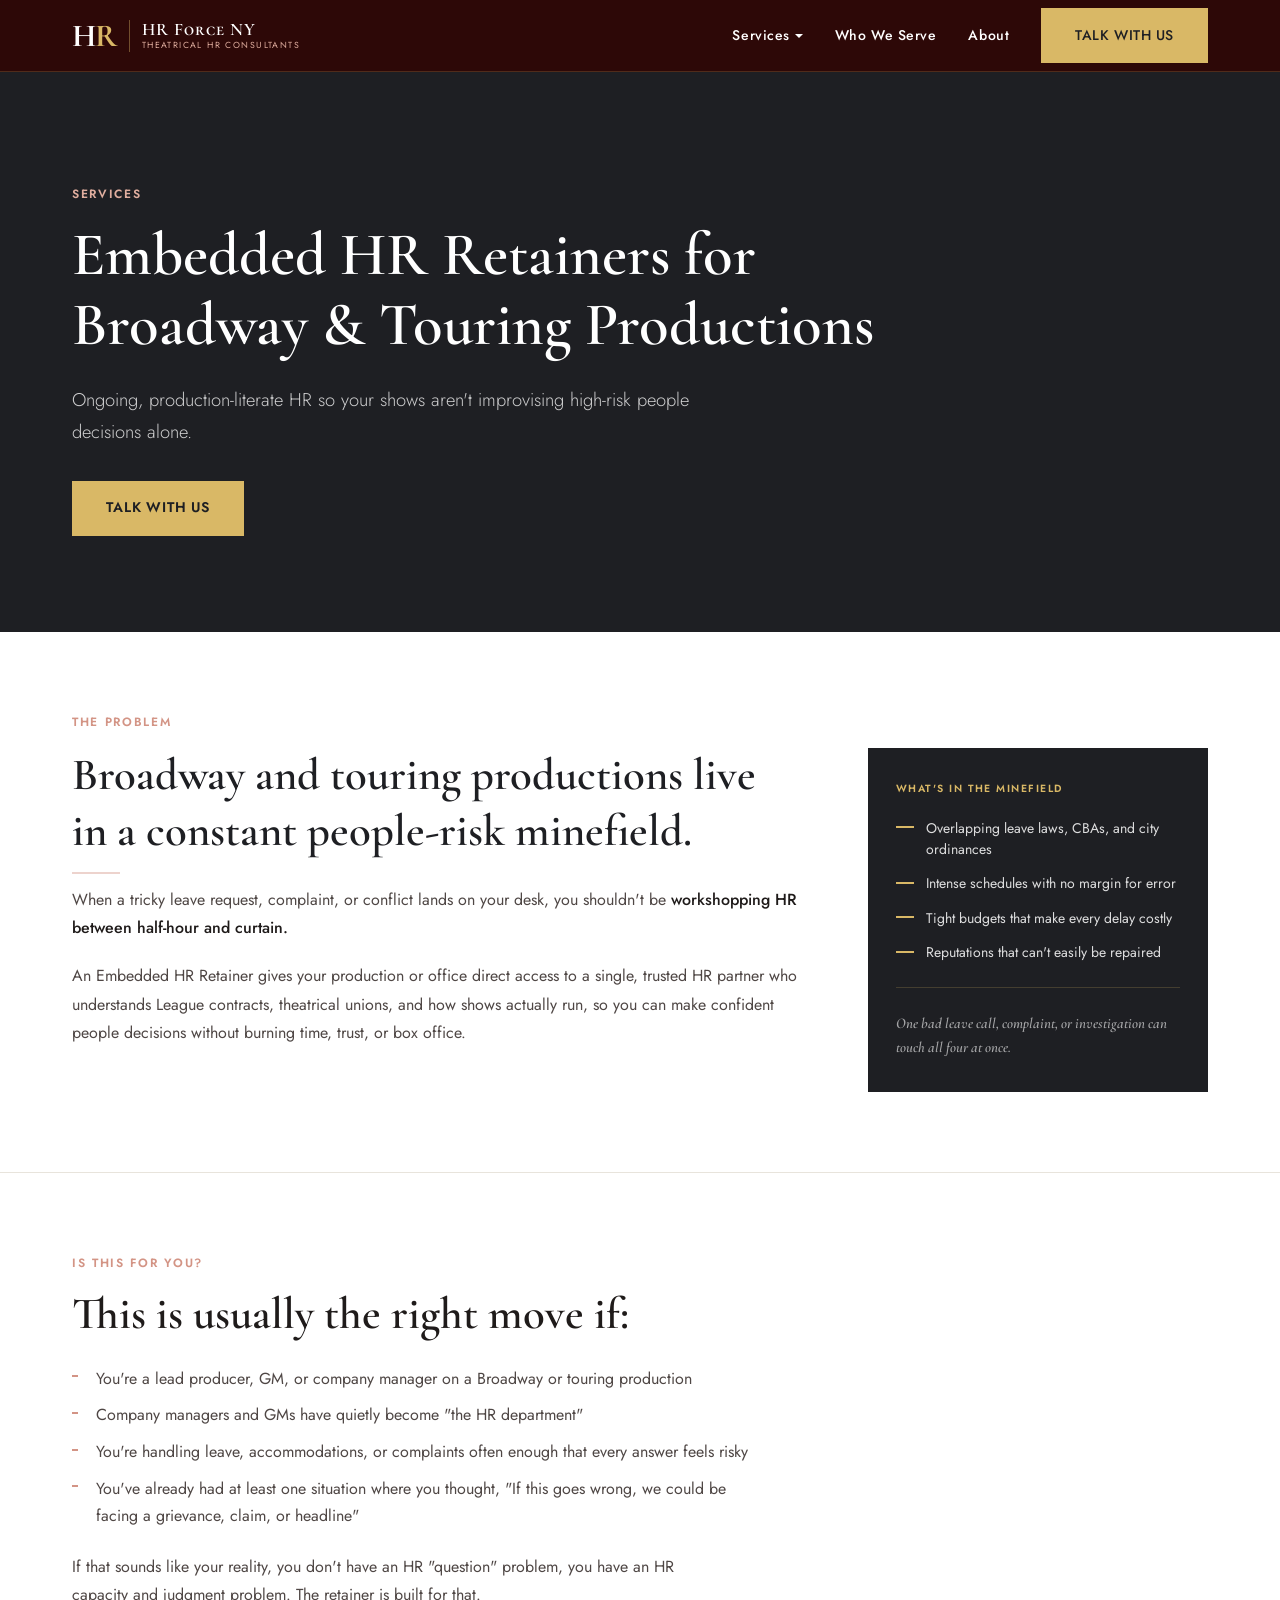
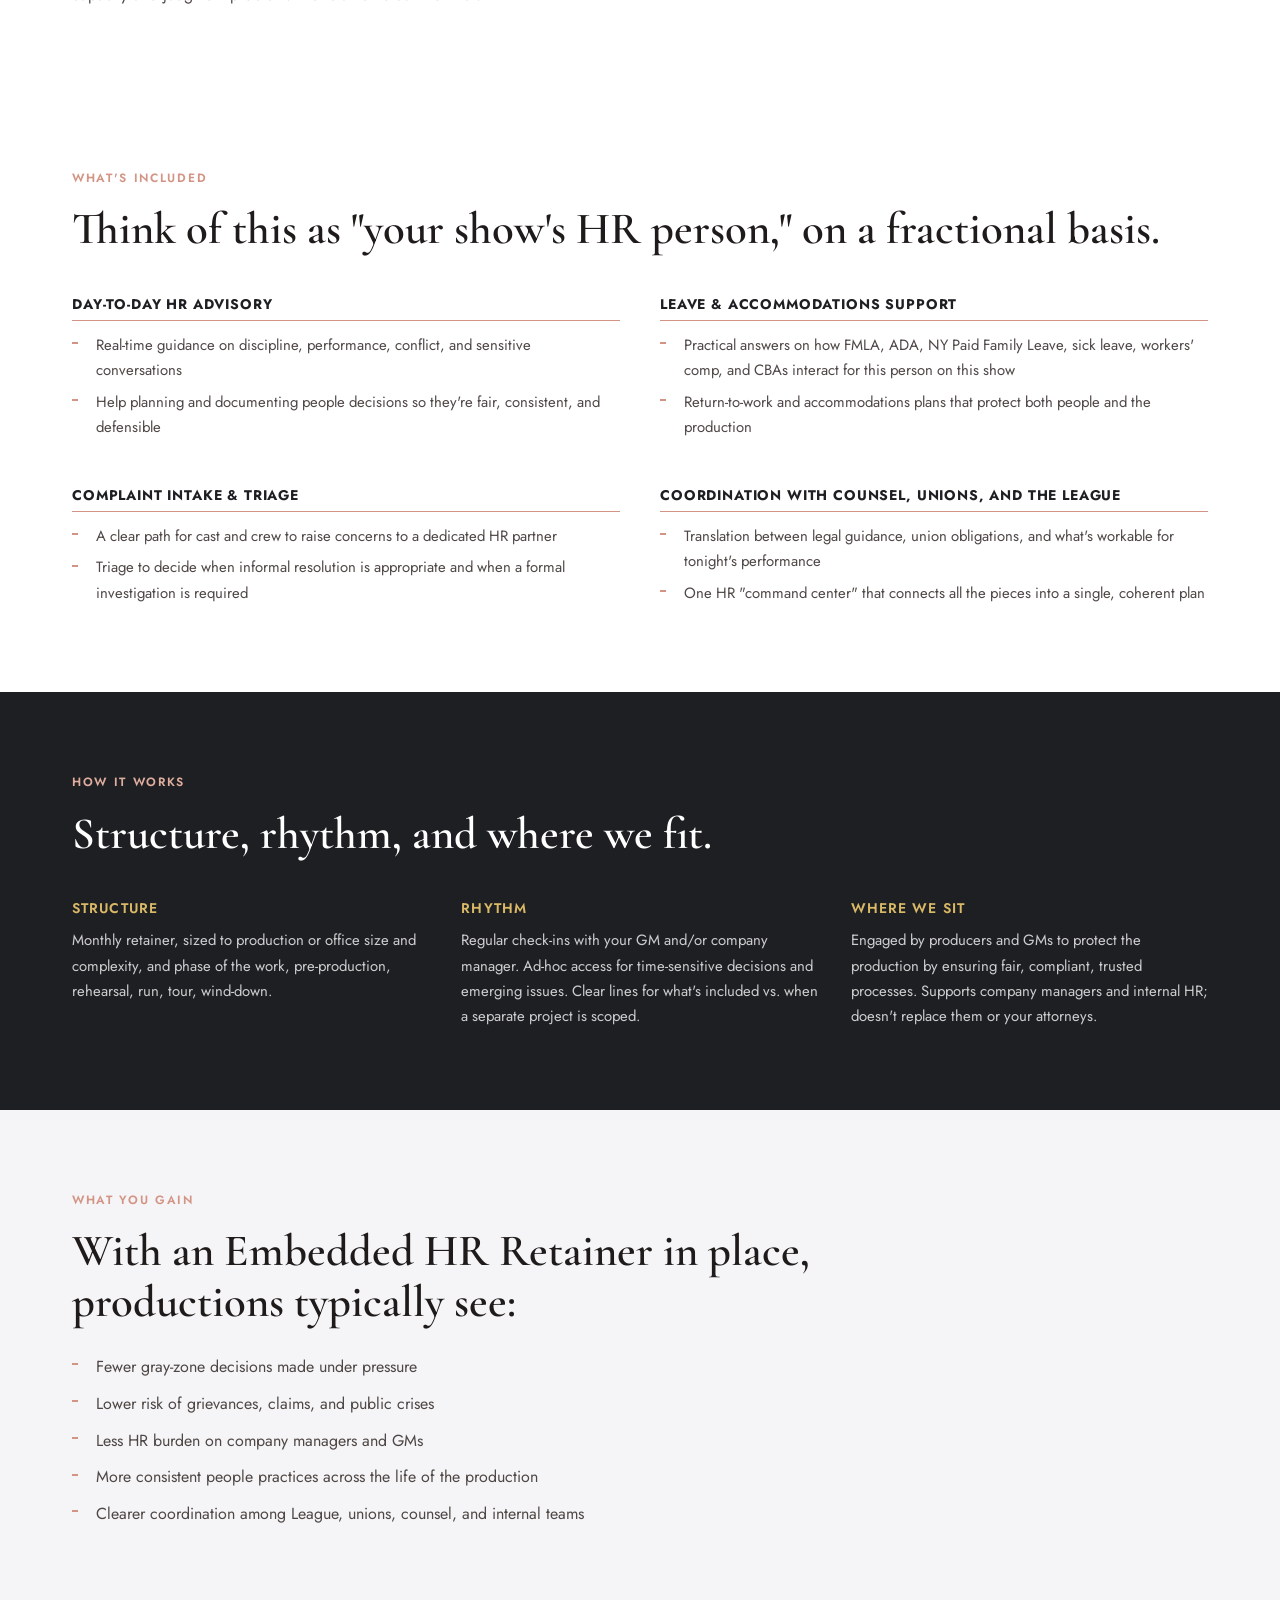
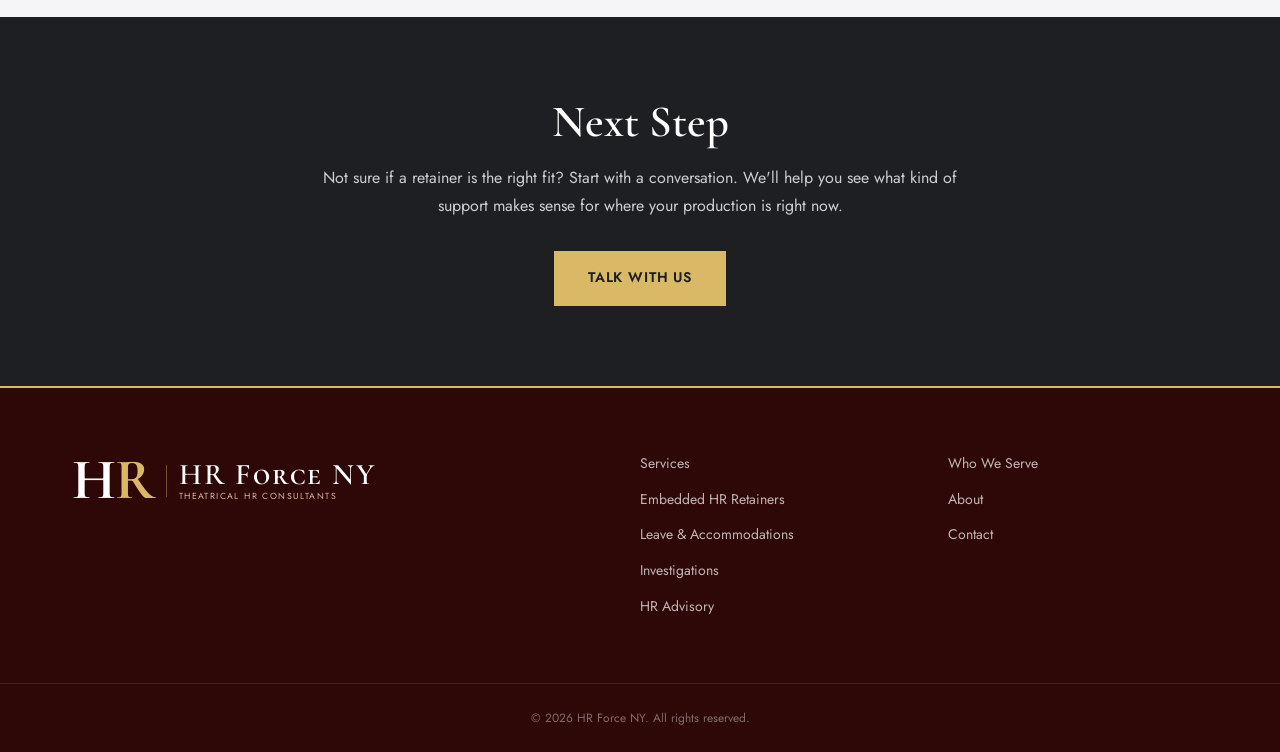
<file: services/embedded-hr-retainers/index.html>
<!DOCTYPE html>
<html lang="en">
<head>
  <meta charset="UTF-8">
  <meta name="viewport" content="width=device-width, initial-scale=1.0">
  <title>Embedded HR Retainers: HR Force NY</title>
  <link rel="preconnect" href="https://fonts.googleapis.com">
  <link rel="preconnect" href="https://fonts.gstatic.com" crossorigin>
  <link href="https://fonts.googleapis.com/css2?family=Cormorant+Garamond:ital,wght@0,400;0,600;0,700;1,400;1,600&family=Jost:wght@300;400;500;600&display=swap" rel="stylesheet">
  <link rel="stylesheet" href="/css/styles.css">
</head>
<body>

<header class="site-header">
  <div class="header-inner">
    <a href="/" class="logo-wordmark">
      <span class="logo-monogram"><span class="mono-h">H</span><span class="mono-r">R</span></span>
      <span class="logo-divider"></span>
      <span class="logo-text">
        <span class="logo-name">HR Force NY</span>
        <span class="logo-tagline">Theatrical HR Consultants</span>
      </span>
    </a>
    <nav class="main-nav">
      <div class="nav-dropdown">
        <a href="/services/">Services</a>
        <div class="dropdown-menu">
          <a href="/services/embedded-hr-retainers/">Embedded HR Retainers</a>
          <a href="/services/leave-accommodations/">Leave &amp; Accommodations Support</a>
          <a href="/services/investigations/">Investigations &amp; Workplace Concerns</a>
          <a href="/services/advisory/">HR Advisory for Live Entertainment Orgs</a>
        </div>
      </div>
      <a href="/who-we-serve/">Who We Serve</a>
      <a href="/about/">About</a>
      <a href="/contact/" class="btn-gold">Talk with us</a>
    </nav>
  </div>
</header>

<!-- HERO -->
<section class="section-navy hero">
  <div class="container">
    <span class="eyebrow">Services</span>
    <h1>Embedded HR Retainers for Broadway &amp; Touring Productions</h1>
    <p class="subhead">Ongoing, production-literate HR so your shows aren't improvising high-risk people decisions alone.</p>
    <div class="btn-row">
      <a href="/contact/" class="btn-gold">Talk with us</a>
    </div>
  </div>
</section>

<!-- INTRO -->
<section class="section-page-bg section-pad">
  <div class="container">
    <span class="eyebrow">The Problem</span>
    <div class="intro-body-grid">
      <div class="intro-body-prose">
        <h2 class="intro-statement">Broadway and touring productions live in a constant people-risk minefield.</h2>
        <div class="gold-rule"></div>
        <p>When a tricky leave request, complaint, or conflict lands on your desk, you shouldn't be <strong>workshopping HR between half-hour and curtain.</strong></p>
        <p>An Embedded HR Retainer gives your production or office direct access to a single, trusted HR partner who understands League contracts, theatrical unions, and how shows actually run, so you can make confident people decisions without burning time, trust, or box office.</p>
      </div>
      <div class="minefield-card">
        <p class="card-eyebrow">What's in the minefield</p>
        <ul class="pressure-list">
          <li>Overlapping leave laws, CBAs, and city ordinances</li>
          <li>Intense schedules with no margin for error</li>
          <li>Tight budgets that make every delay costly</li>
          <li>Reputations that can't easily be repaired</li>
        </ul>
        <div class="card-divider"></div>
        <p class="card-tagline">One bad leave call, complaint, or investigation can touch all four at once.</p>
      </div>
    </div>
  </div>
</section>

<!-- IS THIS FOR YOU -->
<section class="section-white section-pad" style="border-top:1px solid #E8E4DC;">
  <div class="container">
    <span class="eyebrow">Is This for You?</span>
    <h2 style="margin-bottom:1.5rem;">This is usually the right move if:</h2>
    <ul class="bullet-list" style="max-width:680px;">
      <li>You're a lead producer, GM, or company manager on a Broadway or touring production</li>
      <li>Company managers and GMs have quietly become "the HR department"</li>
      <li>You're handling leave, accommodations, or complaints often enough that every answer feels risky</li>
      <li>You've already had at least one situation where you thought, "If this goes wrong, we could be facing a grievance, claim, or headline"</li>
    </ul>
    <p style="margin-top:1.5rem;color:var(--text-mid);max-width:660px;">If that sounds like your reality, you don't have an HR "question" problem, you have an HR capacity and judgment problem. The retainer is built for that.</p>
  </div>
</section>

<!-- WHAT'S INCLUDED -->
<section class="section-page-bg section-pad">
  <div class="container">
    <span class="eyebrow">What's Included</span>
    <h2 style="margin-bottom:0.75rem;">Think of this as "your show's HR person," on a fractional basis.</h2>
    <div class="included-grid">
      <div class="included-item">
        <h4>Day-to-day HR advisory</h4>
        <ul class="bullet-list">
          <li>Real-time guidance on discipline, performance, conflict, and sensitive conversations</li>
          <li>Help planning and documenting people decisions so they're fair, consistent, and defensible</li>
        </ul>
      </div>
      <div class="included-item">
        <h4>Leave &amp; accommodations support</h4>
        <ul class="bullet-list">
          <li>Practical answers on how FMLA, ADA, NY Paid Family Leave, sick leave, workers' comp, and CBAs interact for this person on this show</li>
          <li>Return-to-work and accommodations plans that protect both people and the production</li>
        </ul>
      </div>
      <div class="included-item">
        <h4>Complaint intake &amp; triage</h4>
        <ul class="bullet-list">
          <li>A clear path for cast and crew to raise concerns to a dedicated HR partner</li>
          <li>Triage to decide when informal resolution is appropriate and when a formal investigation is required</li>
        </ul>
      </div>
      <div class="included-item">
        <h4>Coordination with counsel, unions, and the League</h4>
        <ul class="bullet-list">
          <li>Translation between legal guidance, union obligations, and what's workable for tonight's performance</li>
          <li>One HR "command center" that connects all the pieces into a single, coherent plan</li>
        </ul>
      </div>
    </div>
  </div>
</section>

<!-- HOW IT WORKS -->
<section class="section-navy section-pad">
  <div class="container">
    <span class="eyebrow">How It Works</span>
    <h2 style="margin-bottom:0.5rem;">Structure, rhythm, and where we fit.</h2>
    <div class="how-grid">
      <div class="how-block">
        <h4>Structure</h4>
        <p>Monthly retainer, sized to production or office size and complexity, and phase of the work, pre-production, rehearsal, run, tour, wind-down.</p>
      </div>
      <div class="how-block">
        <h4>Rhythm</h4>
        <p>Regular check-ins with your GM and/or company manager. Ad-hoc access for time-sensitive decisions and emerging issues. Clear lines for what's included vs. when a separate project is scoped.</p>
      </div>
      <div class="how-block">
        <h4>Where We Sit</h4>
        <p>Engaged by producers and GMs to protect the production by ensuring fair, compliant, trusted processes. Supports company managers and internal HR; doesn't replace them or your attorneys.</p>
      </div>
    </div>
  </div>
</section>

<!-- WHAT YOU GAIN -->
<section class="section-cream section-pad">
  <div class="container">
    <span class="eyebrow">What You Gain</span>
    <h2 style="margin-bottom:1.5rem;">With an Embedded HR Retainer in place,<br>productions typically see:</h2>
    <ul class="bullet-list" style="max-width:680px;">
      <li>Fewer gray-zone decisions made under pressure</li>
      <li>Lower risk of grievances, claims, and public crises</li>
      <li>Less HR burden on company managers and GMs</li>
      <li>More consistent people practices across the life of the production</li>
      <li>Clearer coordination among League, unions, counsel, and internal teams</li>
    </ul>
  </div>
</section>

<!-- NEXT STEP -->
<section class="section-navy cta-band">
  <div class="container">
    <h2>Next Step</h2>
    <p>Not sure if a retainer is the right fit? Start with a conversation. We'll help you see what kind of support makes sense for where your production is right now.</p>
    <div class="btn-row">
      <a href="/contact/" class="btn-gold">Talk with us</a>
    </div>
  </div>
</section>

<footer class="site-footer">
  <div class="footer-inner">
    <div class="footer-logo">
      <a href="/" class="logo-wordmark footer-wordmark">
        <span class="logo-monogram"><span class="mono-h">H</span><span class="mono-r">R</span></span>
        <span class="logo-divider"></span>
        <span class="logo-text">
          <span class="logo-name">HR Force NY</span>
          <span class="logo-tagline">Theatrical HR Consultants</span>
        </span>
      </a>
    </div>
    <nav class="footer-nav">
      <a href="/services/">Services</a>
      <a href="/services/embedded-hr-retainers/">Embedded HR Retainers</a>
      <a href="/services/leave-accommodations/">Leave &amp; Accommodations</a>
      <a href="/services/investigations/">Investigations</a>
      <a href="/services/advisory/">HR Advisory</a>
    </nav>
    <nav class="footer-nav">
      <a href="/who-we-serve/">Who We Serve</a>
      <a href="/about/">About</a>
      <a href="/contact/">Contact</a>
    </nav>
  </div>
  <div class="footer-legal">
    <p>&copy; 2026 HR Force NY. All rights reserved.</p>
  </div>
</footer>

</body>
</html>
</file>
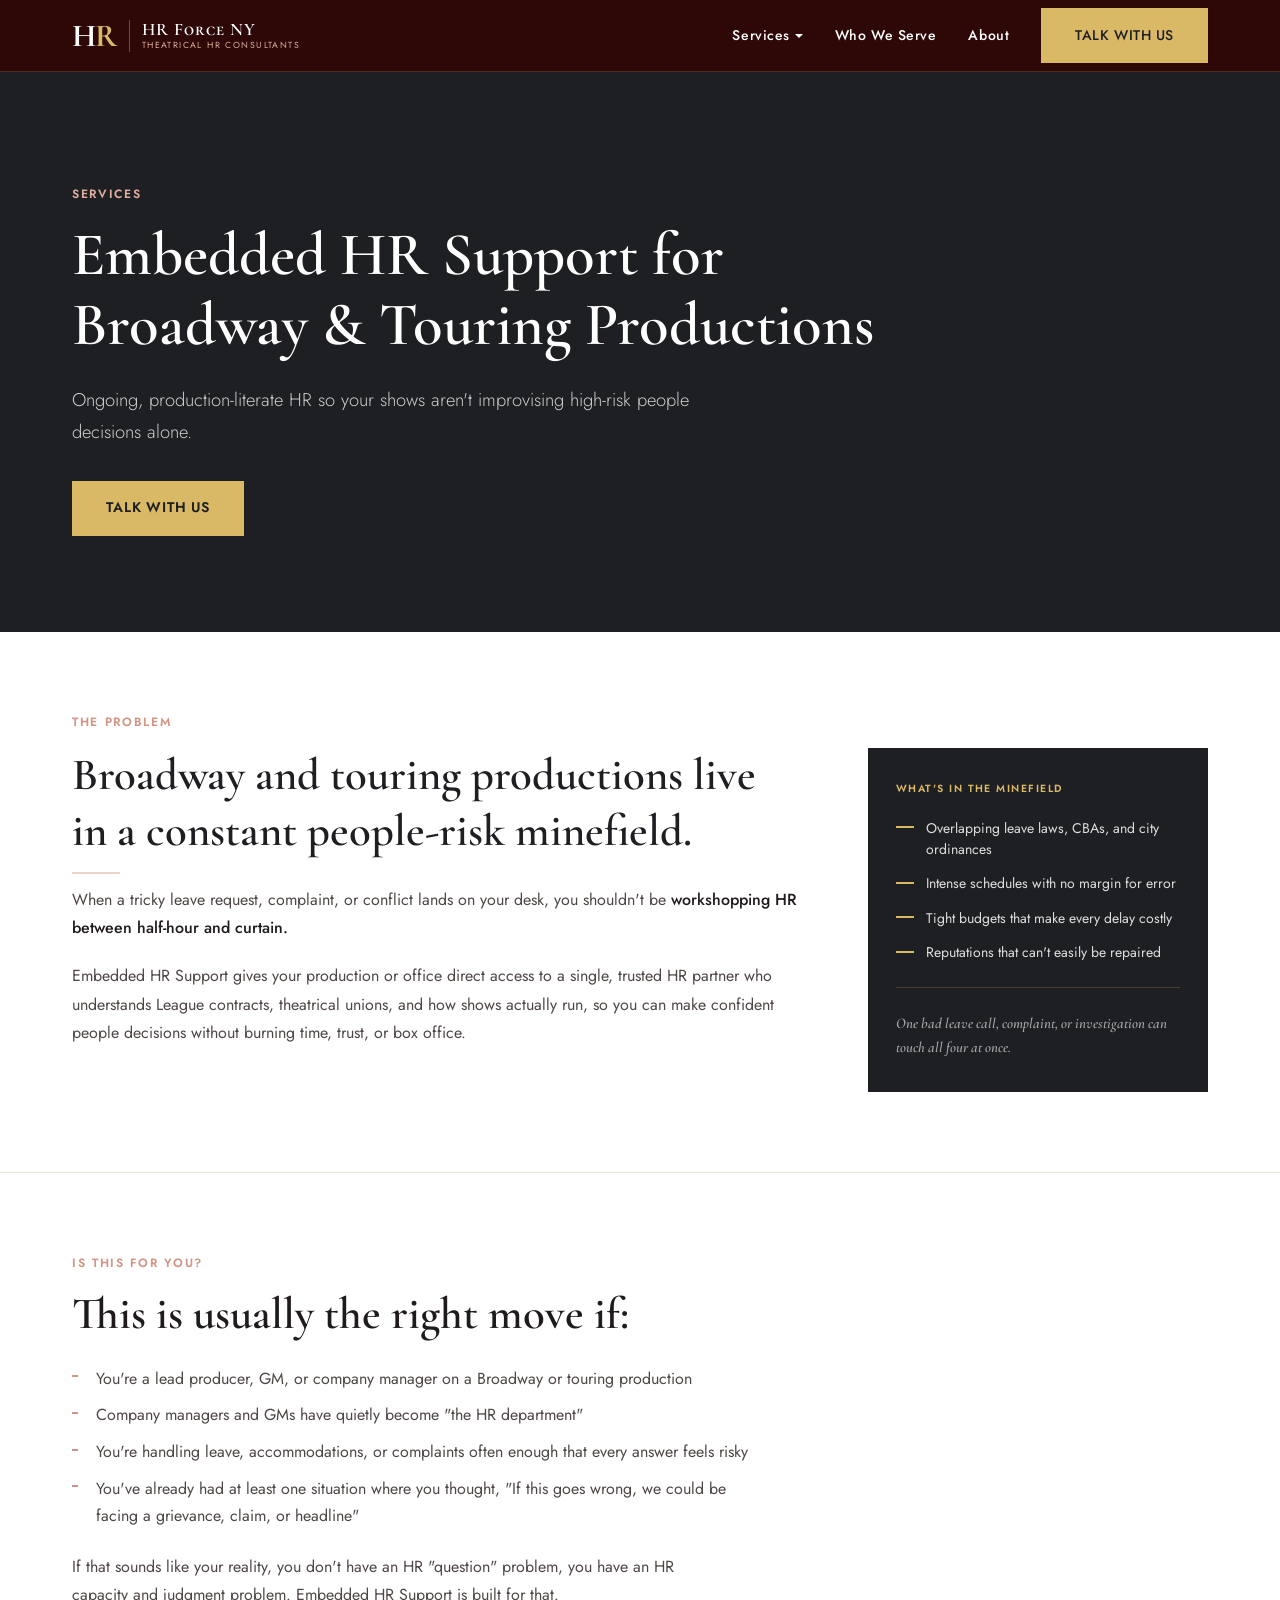
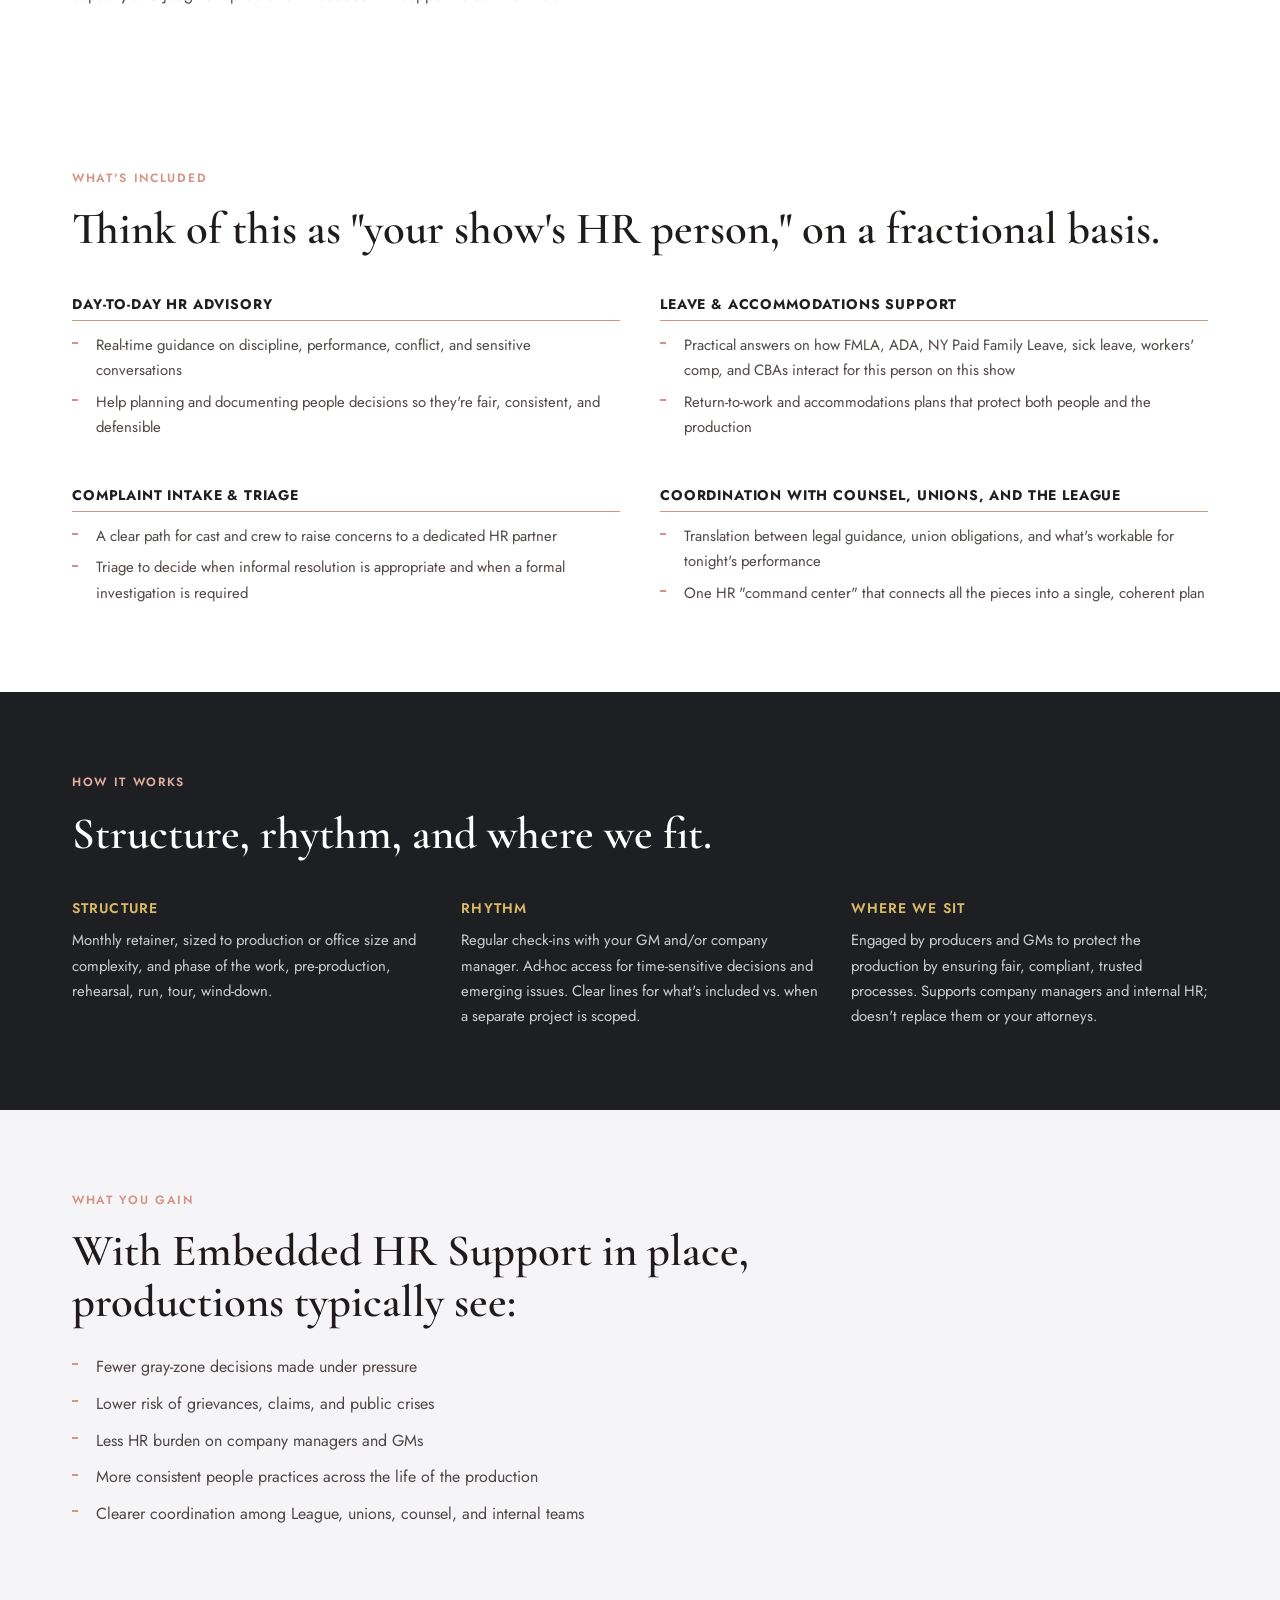
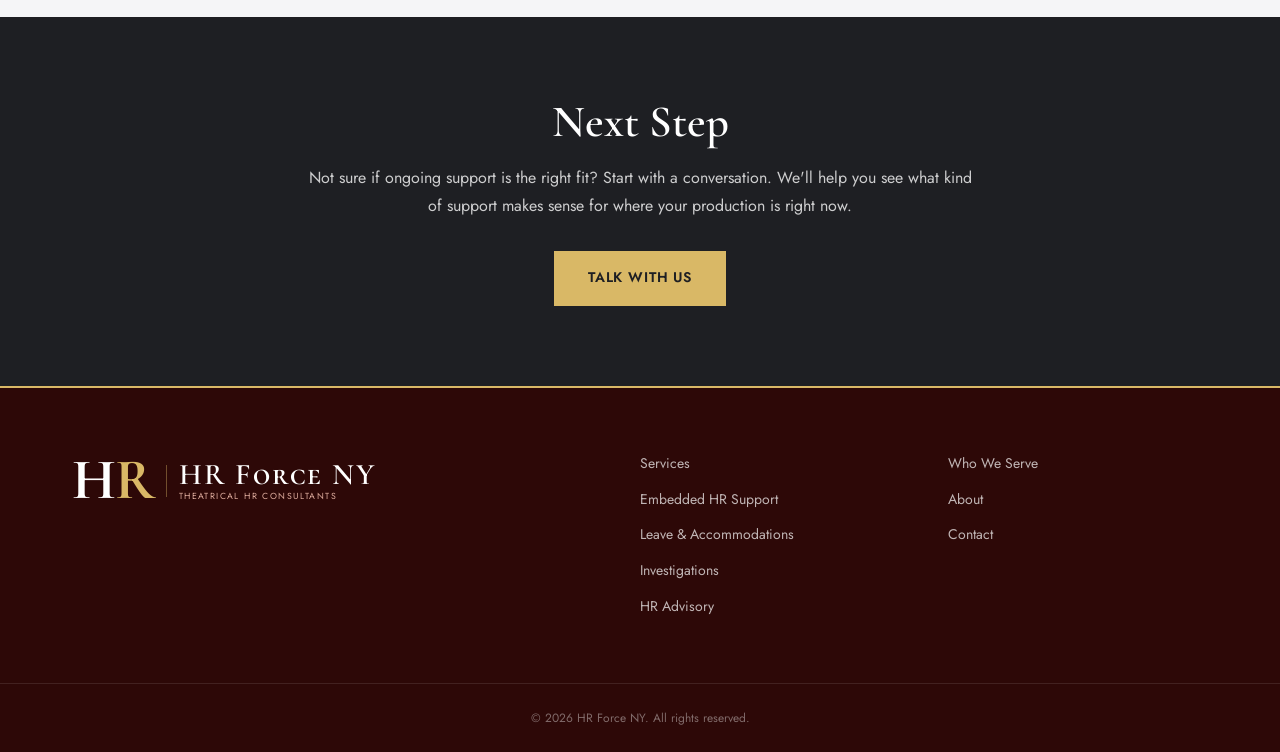
<file: services/embedded-hr-support/index.html>
<!DOCTYPE html>
<html lang="en">
<head>
  <meta charset="UTF-8">
  <meta name="viewport" content="width=device-width, initial-scale=1.0">
  <title>Embedded HR Support: HR Force NY</title>
  <link rel="preconnect" href="https://fonts.googleapis.com">
  <link rel="preconnect" href="https://fonts.gstatic.com" crossorigin>
  <link href="https://fonts.googleapis.com/css2?family=Cormorant+Garamond:ital,wght@0,400;0,600;0,700;1,400;1,600&family=Jost:wght@300;400;500;600&display=swap" rel="stylesheet">
  <link rel="stylesheet" href="/css/styles.css">
  <script src="/js/nav.js" defer></script>
</head>
<body>

<header class="site-header">
  <div class="header-inner">
    <a href="/" class="logo-wordmark">
      <span class="logo-monogram"><span class="mono-h">H</span><span class="mono-r">R</span></span>
      <span class="logo-divider"></span>
      <span class="logo-text">
        <span class="logo-name">HR Force NY</span>
        <span class="logo-tagline">Theatrical HR Consultants</span>
      </span>
    </a>
    <button class="nav-toggle" type="button" aria-controls="main-nav" aria-expanded="false" aria-label="Open menu">
      <span class="nav-toggle-bar"></span>
      <span class="nav-toggle-bar"></span>
      <span class="nav-toggle-bar"></span>
    </button>
    <nav class="main-nav" id="main-nav">
      <div class="nav-dropdown">
        <a href="/services/">Services</a>
        <div class="dropdown-menu">
          <a href="/services/embedded-hr-support/">Embedded HR Support</a>
          <a href="/services/leave-accommodations/">Leave &amp; Accommodations Support</a>
          <a href="/services/investigations/">Investigations &amp; Workplace Concerns</a>
          <a href="/services/advisory/">HR Advisory for Live Entertainment Orgs</a>
        </div>
      </div>
      <a href="/who-we-serve/">Who We Serve</a>
      <a href="/about/">About</a>
      <a href="/contact/" class="btn-gold">Talk with us</a>
    </nav>
  </div>
</header>

<!-- HERO -->
<section class="section-navy hero">
  <div class="container">
    <span class="eyebrow">Services</span>
    <h1>Embedded HR Support for Broadway &amp; Touring Productions</h1>
    <p class="subhead">Ongoing, production-literate HR so your shows aren't improvising high-risk people decisions alone.</p>
    <div class="btn-row">
      <a href="/contact/" class="btn-gold">Talk with us</a>
    </div>
  </div>
</section>

<!-- INTRO -->
<section class="section-page-bg section-pad">
  <div class="container">
    <span class="eyebrow">The Problem</span>
    <div class="intro-body-grid">
      <div class="intro-body-prose">
        <h2 class="intro-statement">Broadway and touring productions live in a constant people-risk minefield.</h2>
        <div class="gold-rule"></div>
        <p>When a tricky leave request, complaint, or conflict lands on your desk, you shouldn't be <strong>workshopping HR between half-hour and curtain.</strong></p>
        <p>Embedded HR Support gives your production or office direct access to a single, trusted HR partner who understands League contracts, theatrical unions, and how shows actually run, so you can make confident people decisions without burning time, trust, or box office.</p>
      </div>
      <div class="minefield-card">
        <p class="card-eyebrow">What's in the minefield</p>
        <ul class="pressure-list">
          <li>Overlapping leave laws, CBAs, and city ordinances</li>
          <li>Intense schedules with no margin for error</li>
          <li>Tight budgets that make every delay costly</li>
          <li>Reputations that can't easily be repaired</li>
        </ul>
        <div class="card-divider"></div>
        <p class="card-tagline">One bad leave call, complaint, or investigation can touch all four at once.</p>
      </div>
    </div>
  </div>
</section>

<!-- IS THIS FOR YOU -->
<section class="section-white section-pad" style="border-top:1px solid #E8E4DC;">
  <div class="container">
    <span class="eyebrow">Is This for You?</span>
    <h2 style="margin-bottom:1.5rem;">This is usually the right move if:</h2>
    <ul class="bullet-list" style="max-width:680px;">
      <li>You're a lead producer, GM, or company manager on a Broadway or touring production</li>
      <li>Company managers and GMs have quietly become "the HR department"</li>
      <li>You're handling leave, accommodations, or complaints often enough that every answer feels risky</li>
      <li>You've already had at least one situation where you thought, "If this goes wrong, we could be facing a grievance, claim, or headline"</li>
    </ul>
    <p style="margin-top:1.5rem;color:var(--text-mid);max-width:660px;">If that sounds like your reality, you don't have an HR "question" problem, you have an HR capacity and judgment problem. Embedded HR Support is built for that.</p>
  </div>
</section>

<!-- WHAT'S INCLUDED -->
<section class="section-page-bg section-pad">
  <div class="container">
    <span class="eyebrow">What's Included</span>
    <h2 style="margin-bottom:0.75rem;">Think of this as "your show's HR person," on a fractional basis.</h2>
    <div class="included-grid">
      <div class="included-item">
        <h4>Day-to-day HR advisory</h4>
        <ul class="bullet-list">
          <li>Real-time guidance on discipline, performance, conflict, and sensitive conversations</li>
          <li>Help planning and documenting people decisions so they're fair, consistent, and defensible</li>
        </ul>
      </div>
      <div class="included-item">
        <h4>Leave &amp; accommodations support</h4>
        <ul class="bullet-list">
          <li>Practical answers on how FMLA, ADA, NY Paid Family Leave, sick leave, workers' comp, and CBAs interact for this person on this show</li>
          <li>Return-to-work and accommodations plans that protect both people and the production</li>
        </ul>
      </div>
      <div class="included-item">
        <h4>Complaint intake &amp; triage</h4>
        <ul class="bullet-list">
          <li>A clear path for cast and crew to raise concerns to a dedicated HR partner</li>
          <li>Triage to decide when informal resolution is appropriate and when a formal investigation is required</li>
        </ul>
      </div>
      <div class="included-item">
        <h4>Coordination with counsel, unions, and the League</h4>
        <ul class="bullet-list">
          <li>Translation between legal guidance, union obligations, and what's workable for tonight's performance</li>
          <li>One HR "command center" that connects all the pieces into a single, coherent plan</li>
        </ul>
      </div>
    </div>
  </div>
</section>

<!-- HOW IT WORKS -->
<section class="section-navy section-pad">
  <div class="container">
    <span class="eyebrow">How It Works</span>
    <h2 style="margin-bottom:0.5rem;">Structure, rhythm, and where we fit.</h2>
    <div class="how-grid">
      <div class="how-block">
        <h4>Structure</h4>
        <p>Monthly retainer, sized to production or office size and complexity, and phase of the work, pre-production, rehearsal, run, tour, wind-down.</p>
      </div>
      <div class="how-block">
        <h4>Rhythm</h4>
        <p>Regular check-ins with your GM and/or company manager. Ad-hoc access for time-sensitive decisions and emerging issues. Clear lines for what's included vs. when a separate project is scoped.</p>
      </div>
      <div class="how-block">
        <h4>Where We Sit</h4>
        <p>Engaged by producers and GMs to protect the production by ensuring fair, compliant, trusted processes. Supports company managers and internal HR; doesn't replace them or your attorneys.</p>
      </div>
    </div>
  </div>
</section>

<!-- WHAT YOU GAIN -->
<section class="section-cream section-pad">
  <div class="container">
    <span class="eyebrow">What You Gain</span>
    <h2 style="margin-bottom:1.5rem;">With Embedded HR Support in place,<br>productions typically see:</h2>
    <ul class="bullet-list" style="max-width:680px;">
      <li>Fewer gray-zone decisions made under pressure</li>
      <li>Lower risk of grievances, claims, and public crises</li>
      <li>Less HR burden on company managers and GMs</li>
      <li>More consistent people practices across the life of the production</li>
      <li>Clearer coordination among League, unions, counsel, and internal teams</li>
    </ul>
  </div>
</section>

<!-- NEXT STEP -->
<section class="section-navy cta-band">
  <div class="container">
    <h2>Next Step</h2>
    <p>Not sure if ongoing support is the right fit? Start with a conversation. We'll help you see what kind of support makes sense for where your production is right now.</p>
    <div class="btn-row">
      <a href="/contact/" class="btn-gold">Talk with us</a>
    </div>
  </div>
</section>

<footer class="site-footer">
  <div class="footer-inner">
    <div class="footer-logo">
      <a href="/" class="logo-wordmark footer-wordmark">
        <span class="logo-monogram"><span class="mono-h">H</span><span class="mono-r">R</span></span>
        <span class="logo-divider"></span>
        <span class="logo-text">
          <span class="logo-name">HR Force NY</span>
          <span class="logo-tagline">Theatrical HR Consultants</span>
        </span>
      </a>
    </div>
    <nav class="footer-nav">
      <a href="/services/">Services</a>
      <a href="/services/embedded-hr-support/">Embedded HR Support</a>
      <a href="/services/leave-accommodations/">Leave &amp; Accommodations</a>
      <a href="/services/investigations/">Investigations</a>
      <a href="/services/advisory/">HR Advisory</a>
    </nav>
    <nav class="footer-nav">
      <a href="/who-we-serve/">Who We Serve</a>
      <a href="/about/">About</a>
      <a href="/contact/">Contact</a>
    </nav>
  </div>
  <div class="footer-legal">
    <p>&copy; 2026 HR Force NY. All rights reserved.</p>
  </div>
</footer>

</body>
</html>
</file>
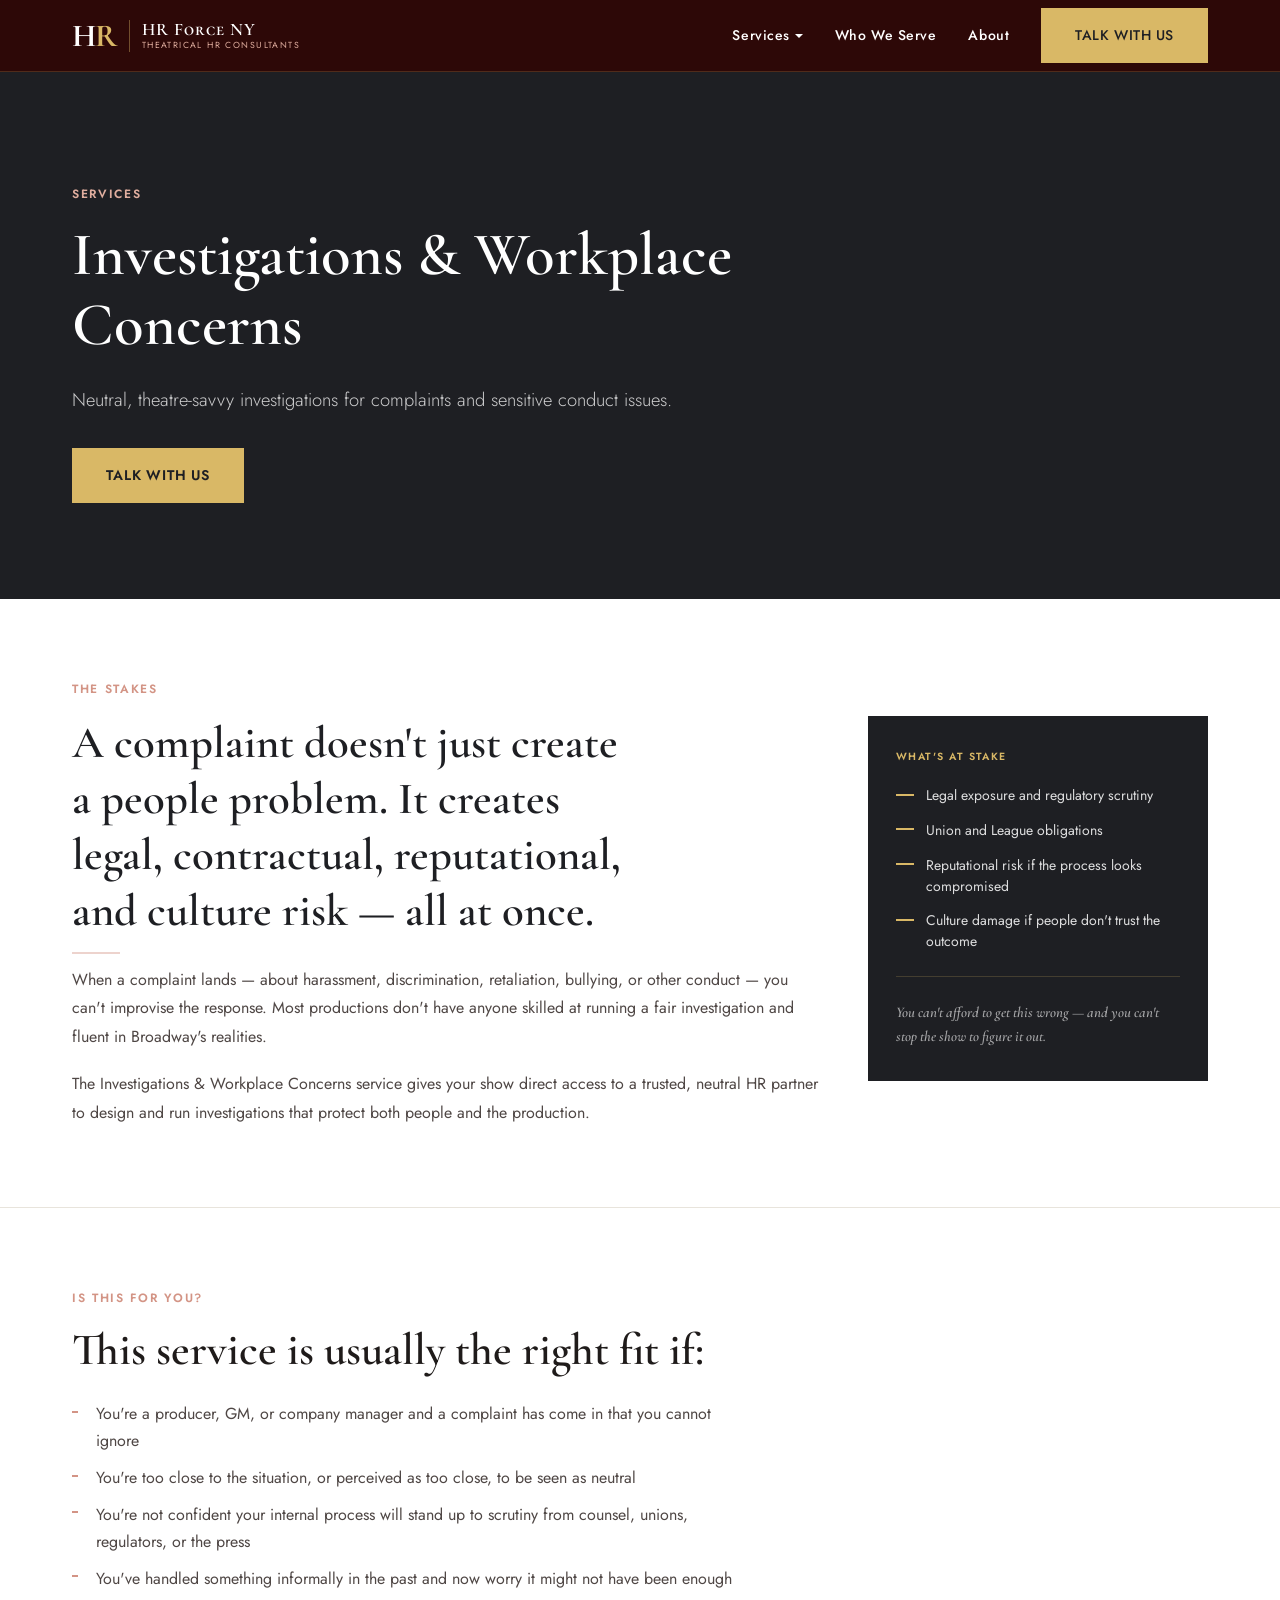
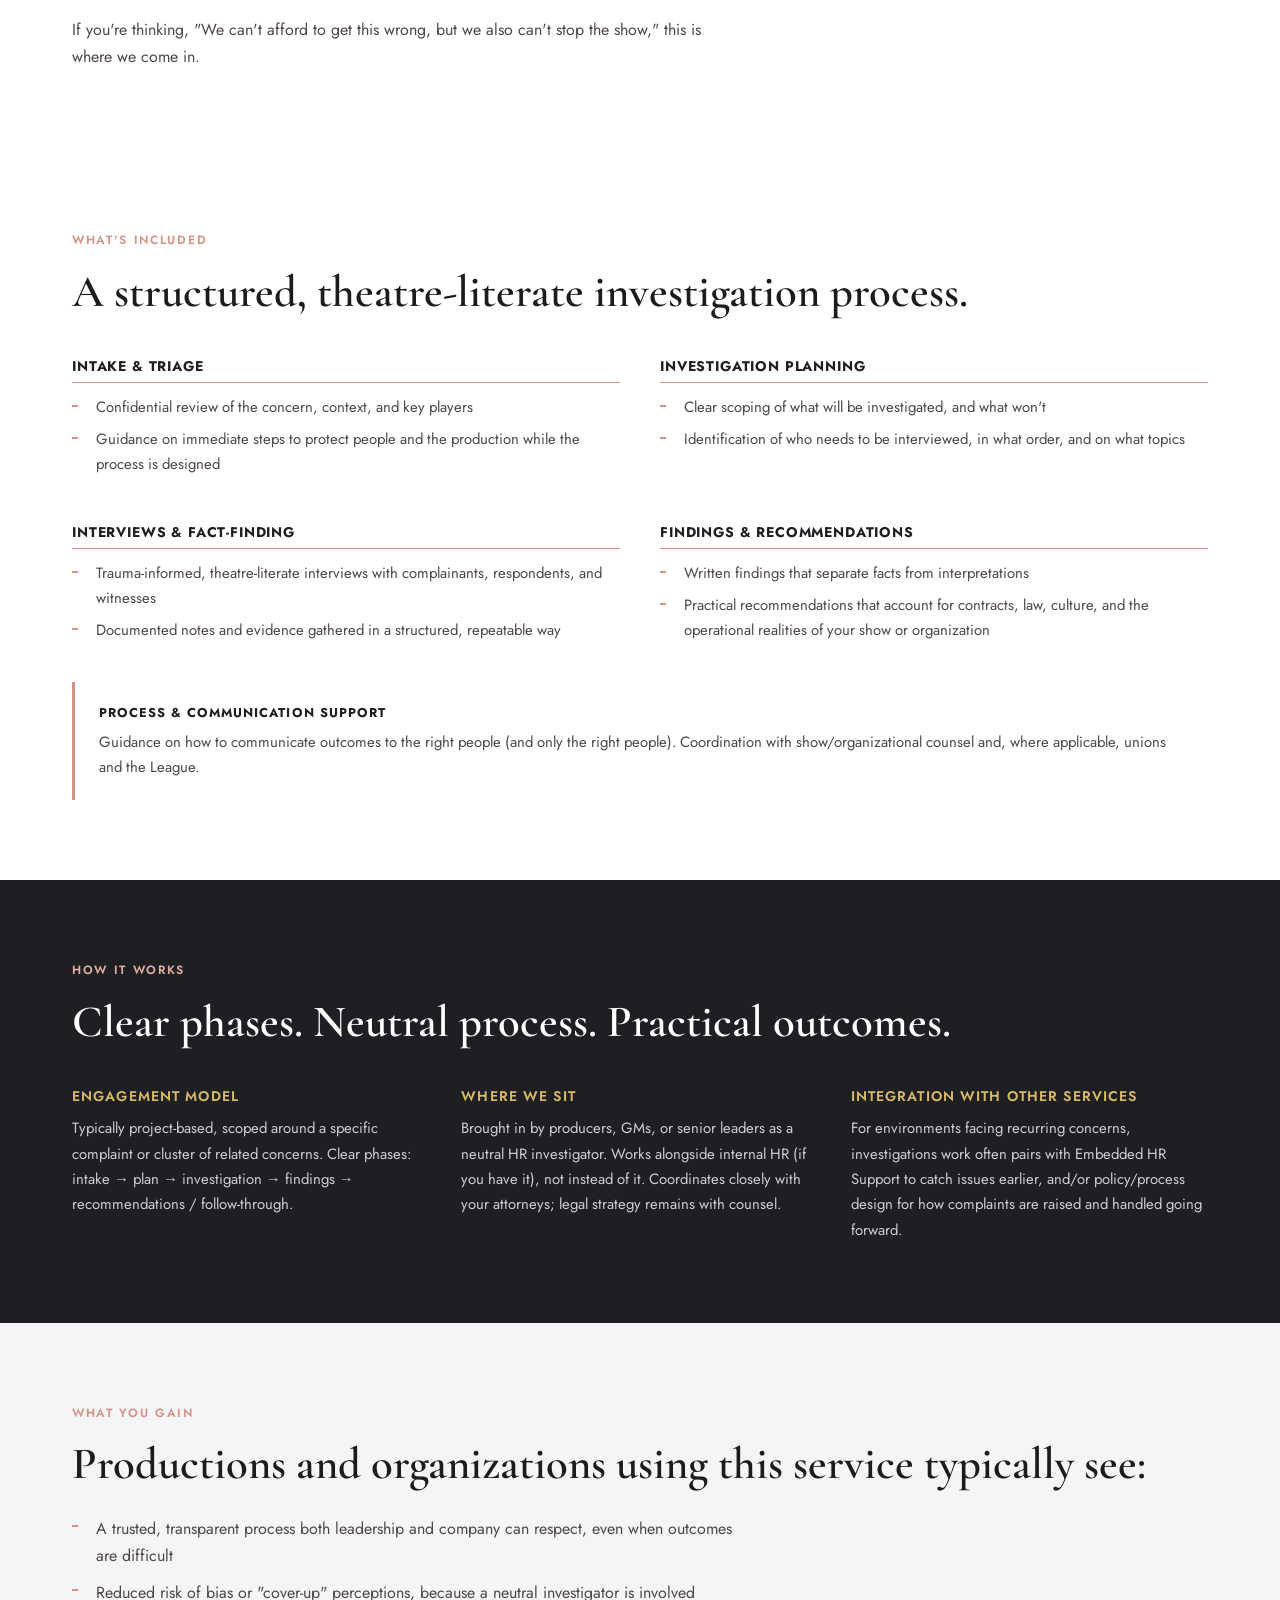
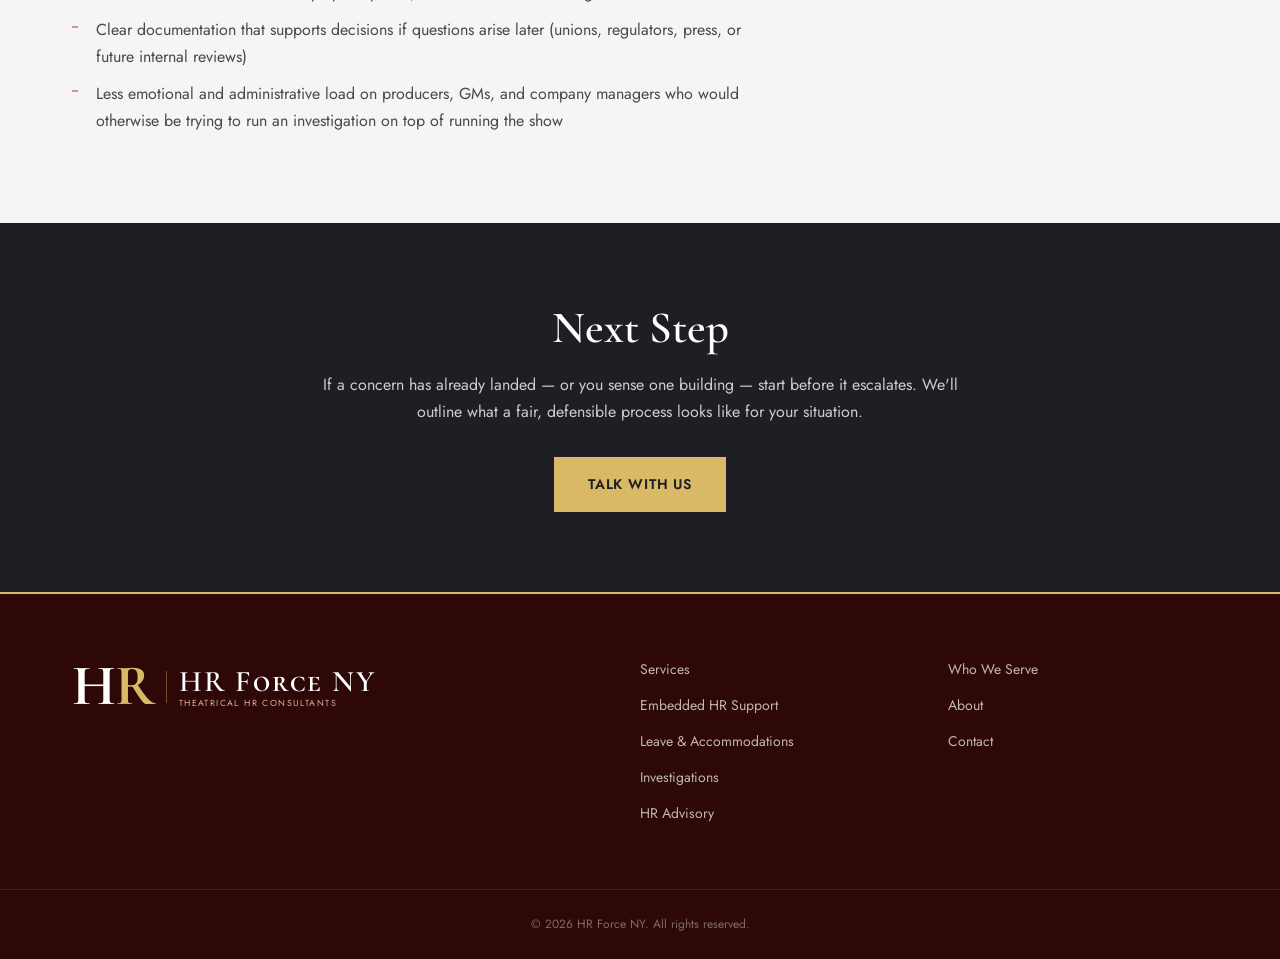
<file: services/investigations/index.html>
<!DOCTYPE html>
<html lang="en">
<head>
  <meta charset="UTF-8">
  <meta name="viewport" content="width=device-width, initial-scale=1.0">
  <title>Investigations &amp; Workplace Concerns: HR Force NY</title>
  <link rel="preconnect" href="https://fonts.googleapis.com">
  <link rel="preconnect" href="https://fonts.gstatic.com" crossorigin>
  <link href="https://fonts.googleapis.com/css2?family=Cormorant+Garamond:ital,wght@0,400;0,600;0,700;1,400;1,600&family=Jost:wght@300;400;500;600&display=swap" rel="stylesheet">
  <link rel="stylesheet" href="/css/styles.css">
  <script src="/js/nav.js" defer></script>
</head>
<body>

<header class="site-header">
  <div class="header-inner">
    <a href="/" class="logo-wordmark">
      <span class="logo-monogram"><span class="mono-h">H</span><span class="mono-r">R</span></span>
      <span class="logo-divider"></span>
      <span class="logo-text">
        <span class="logo-name">HR Force NY</span>
        <span class="logo-tagline">Theatrical HR Consultants</span>
      </span>
    </a>
    <button class="nav-toggle" type="button" aria-controls="main-nav" aria-expanded="false" aria-label="Open menu">
      <span class="nav-toggle-bar"></span>
      <span class="nav-toggle-bar"></span>
      <span class="nav-toggle-bar"></span>
    </button>
    <nav class="main-nav" id="main-nav">
      <div class="nav-dropdown">
        <a href="/services/">Services</a>
        <div class="dropdown-menu">
          <a href="/services/embedded-hr-support/">Embedded HR Support</a>
          <a href="/services/leave-accommodations/">Leave &amp; Accommodations Support</a>
          <a href="/services/investigations/">Investigations &amp; Workplace Concerns</a>
          <a href="/services/advisory/">HR Advisory for Live Entertainment Orgs</a>
        </div>
      </div>
      <a href="/who-we-serve/">Who We Serve</a>
      <a href="/about/">About</a>
      <a href="/contact/" class="btn-gold">Talk with us</a>
    </nav>
  </div>
</header>

<!-- HERO -->
<section class="section-navy hero">
  <div class="container">
    <span class="eyebrow">Services</span>
    <h1>Investigations &amp; Workplace Concerns</h1>
    <p class="subhead">Neutral, theatre-savvy investigations for complaints and sensitive conduct issues.</p>
    <div class="btn-row">
      <a href="/contact/" class="btn-gold">Talk with us</a>
    </div>
  </div>
</section>

<!-- INTRO -->
<section class="section-page-bg section-pad">
  <div class="container">
    <span class="eyebrow">The Stakes</span>
    <div class="intro-body-grid">
      <div class="intro-body-prose">
        <h2 class="intro-statement">A complaint doesn't just create a people problem. It creates legal, contractual, reputational, and culture risk — all at once.</h2>
        <div class="gold-rule"></div>
        <p>When a complaint lands — about harassment, discrimination, retaliation, bullying, or other conduct — you can't improvise the response. Most productions don't have anyone skilled at running a fair investigation and fluent in Broadway's realities.</p>
        <p>The Investigations &amp; Workplace Concerns service gives your show direct access to a trusted, neutral HR partner to design and run investigations that protect both people and the production.</p>
      </div>
      <div class="minefield-card">
        <p class="card-eyebrow">What's at stake</p>
        <ul class="pressure-list">
          <li>Legal exposure and regulatory scrutiny</li>
          <li>Union and League obligations</li>
          <li>Reputational risk if the process looks compromised</li>
          <li>Culture damage if people don't trust the outcome</li>
        </ul>
        <div class="card-divider"></div>
        <p class="card-tagline">You can't afford to get this wrong — and you can't stop the show to figure it out.</p>
      </div>
    </div>
  </div>
</section>

<!-- IS THIS FOR YOU -->
<section class="section-white section-pad" style="border-top:1px solid #E8E4DC;">
  <div class="container">
    <span class="eyebrow">Is This for You?</span>
    <h2 style="margin-bottom:1.5rem;">This service is usually the right fit if:</h2>
    <ul class="bullet-list" style="max-width:680px;">
      <li>You're a producer, GM, or company manager and a complaint has come in that you cannot ignore</li>
      <li>You're too close to the situation, or perceived as too close, to be seen as neutral</li>
      <li>You're not confident your internal process will stand up to scrutiny from counsel, unions, regulators, or the press</li>
      <li>You've handled something informally in the past and now worry it might not have been enough</li>
    </ul>
    <p style="margin-top:1.5rem;color:var(--text-mid);max-width:660px;">If you're thinking, "We can't afford to get this wrong, but we also can't stop the show," this is where we come in.</p>
  </div>
</section>

<!-- WHAT'S INCLUDED -->
<section class="section-page-bg section-pad">
  <div class="container">
    <span class="eyebrow">What's Included</span>
    <h2 style="margin-bottom:2rem;">A structured, theatre-literate investigation process.</h2>
    <div class="included-grid">
      <div class="included-item">
        <h4>Intake &amp; triage</h4>
        <ul class="bullet-list">
          <li>Confidential review of the concern, context, and key players</li>
          <li>Guidance on immediate steps to protect people and the production while the process is designed</li>
        </ul>
      </div>
      <div class="included-item">
        <h4>Investigation planning</h4>
        <ul class="bullet-list">
          <li>Clear scoping of what will be investigated, and what won't</li>
          <li>Identification of who needs to be interviewed, in what order, and on what topics</li>
        </ul>
      </div>
      <div class="included-item">
        <h4>Interviews &amp; fact-finding</h4>
        <ul class="bullet-list">
          <li>Trauma-informed, theatre-literate interviews with complainants, respondents, and witnesses</li>
          <li>Documented notes and evidence gathered in a structured, repeatable way</li>
        </ul>
      </div>
      <div class="included-item">
        <h4>Findings &amp; recommendations</h4>
        <ul class="bullet-list">
          <li>Written findings that separate facts from interpretations</li>
          <li>Practical recommendations that account for contracts, law, culture, and the operational realities of your show or organization</li>
        </ul>
      </div>
    </div>
    <div style="margin-top:2rem;border-left:3px solid var(--gold);padding:1.25rem 1.5rem;background:var(--white);">
      <p style="font-family:'Jost',sans-serif;font-size:0.8rem;font-weight:700;letter-spacing:0.08em;text-transform:uppercase;color:var(--navy);margin-bottom:0.4rem;">Process &amp; communication support</p>
      <p style="color:var(--text-mid);font-size:0.93rem;margin:0;">Guidance on how to communicate outcomes to the right people (and only the right people). Coordination with show/organizational counsel and, where applicable, unions and the League.</p>
    </div>
  </div>
</section>

<!-- HOW IT WORKS -->
<section class="section-navy section-pad">
  <div class="container">
    <span class="eyebrow">How It Works</span>
    <h2 style="margin-bottom:0.75rem;">Clear phases. Neutral process. Practical outcomes.</h2>
    <div class="how-grid">
      <div class="how-block">
        <h4>Engagement model</h4>
        <p>Typically project-based, scoped around a specific complaint or cluster of related concerns. Clear phases: intake → plan → investigation → findings → recommendations / follow-through.</p>
      </div>
      <div class="how-block">
        <h4>Where we sit</h4>
        <p>Brought in by producers, GMs, or senior leaders as a neutral HR investigator. Works alongside internal HR (if you have it), not instead of it. Coordinates closely with your attorneys; legal strategy remains with counsel.</p>
      </div>
      <div class="how-block">
        <h4>Integration with other services</h4>
        <p>For environments facing recurring concerns, investigations work often pairs with Embedded HR Support to catch issues earlier, and/or policy/process design for how complaints are raised and handled going forward.</p>
      </div>
    </div>
  </div>
</section>

<!-- WHAT YOU GAIN -->
<section class="section-cream section-pad">
  <div class="container">
    <span class="eyebrow">What You Gain</span>
    <h2 style="margin-bottom:1.5rem;">Productions and organizations using this service typically see:</h2>
    <ul class="bullet-list" style="max-width:680px;">
      <li>A trusted, transparent process both leadership and company can respect, even when outcomes are difficult</li>
      <li>Reduced risk of bias or "cover-up" perceptions, because a neutral investigator is involved</li>
      <li>Clear documentation that supports decisions if questions arise later (unions, regulators, press, or future internal reviews)</li>
      <li>Less emotional and administrative load on producers, GMs, and company managers who would otherwise be trying to run an investigation on top of running the show</li>
    </ul>
  </div>
</section>

<!-- NEXT STEP -->
<section class="section-navy cta-band">
  <div class="container">
    <h2>Next Step</h2>
    <p>If a concern has already landed — or you sense one building — start before it escalates. We'll outline what a fair, defensible process looks like for your situation.</p>
    <div class="btn-row">
      <a href="/contact/" class="btn-gold">Talk with us</a>
    </div>
  </div>
</section>

<footer class="site-footer">
  <div class="footer-inner">
    <div class="footer-logo">
      <a href="/" class="logo-wordmark footer-wordmark">
        <span class="logo-monogram"><span class="mono-h">H</span><span class="mono-r">R</span></span>
        <span class="logo-divider"></span>
        <span class="logo-text">
          <span class="logo-name">HR Force NY</span>
          <span class="logo-tagline">Theatrical HR Consultants</span>
        </span>
      </a>
    </div>
    <nav class="footer-nav">
      <a href="/services/">Services</a>
      <a href="/services/embedded-hr-support/">Embedded HR Support</a>
      <a href="/services/leave-accommodations/">Leave &amp; Accommodations</a>
      <a href="/services/investigations/">Investigations</a>
      <a href="/services/advisory/">HR Advisory</a>
    </nav>
    <nav class="footer-nav">
      <a href="/who-we-serve/">Who We Serve</a>
      <a href="/about/">About</a>
      <a href="/contact/">Contact</a>
    </nav>
  </div>
  <div class="footer-legal">
    <p>&copy; 2026 HR Force NY. All rights reserved.</p>
  </div>
</footer>

</body>
</html>
</file>
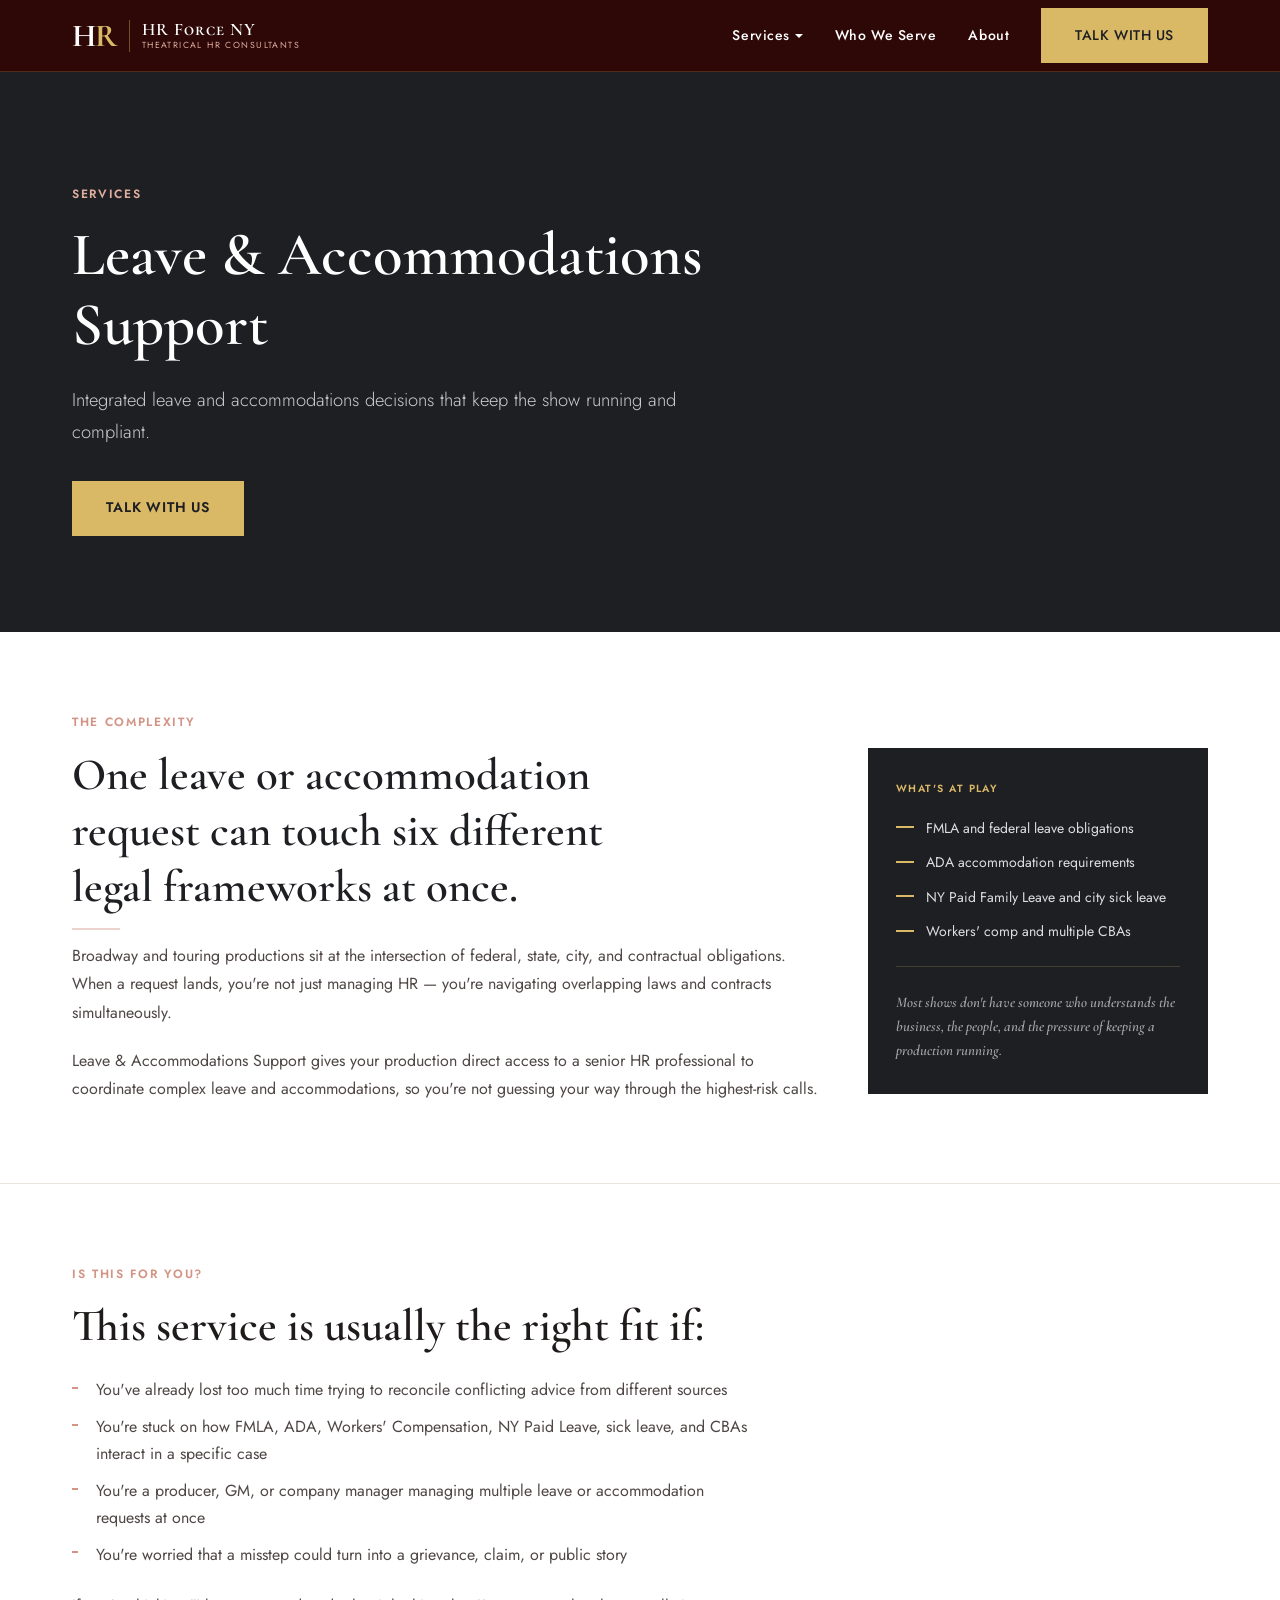
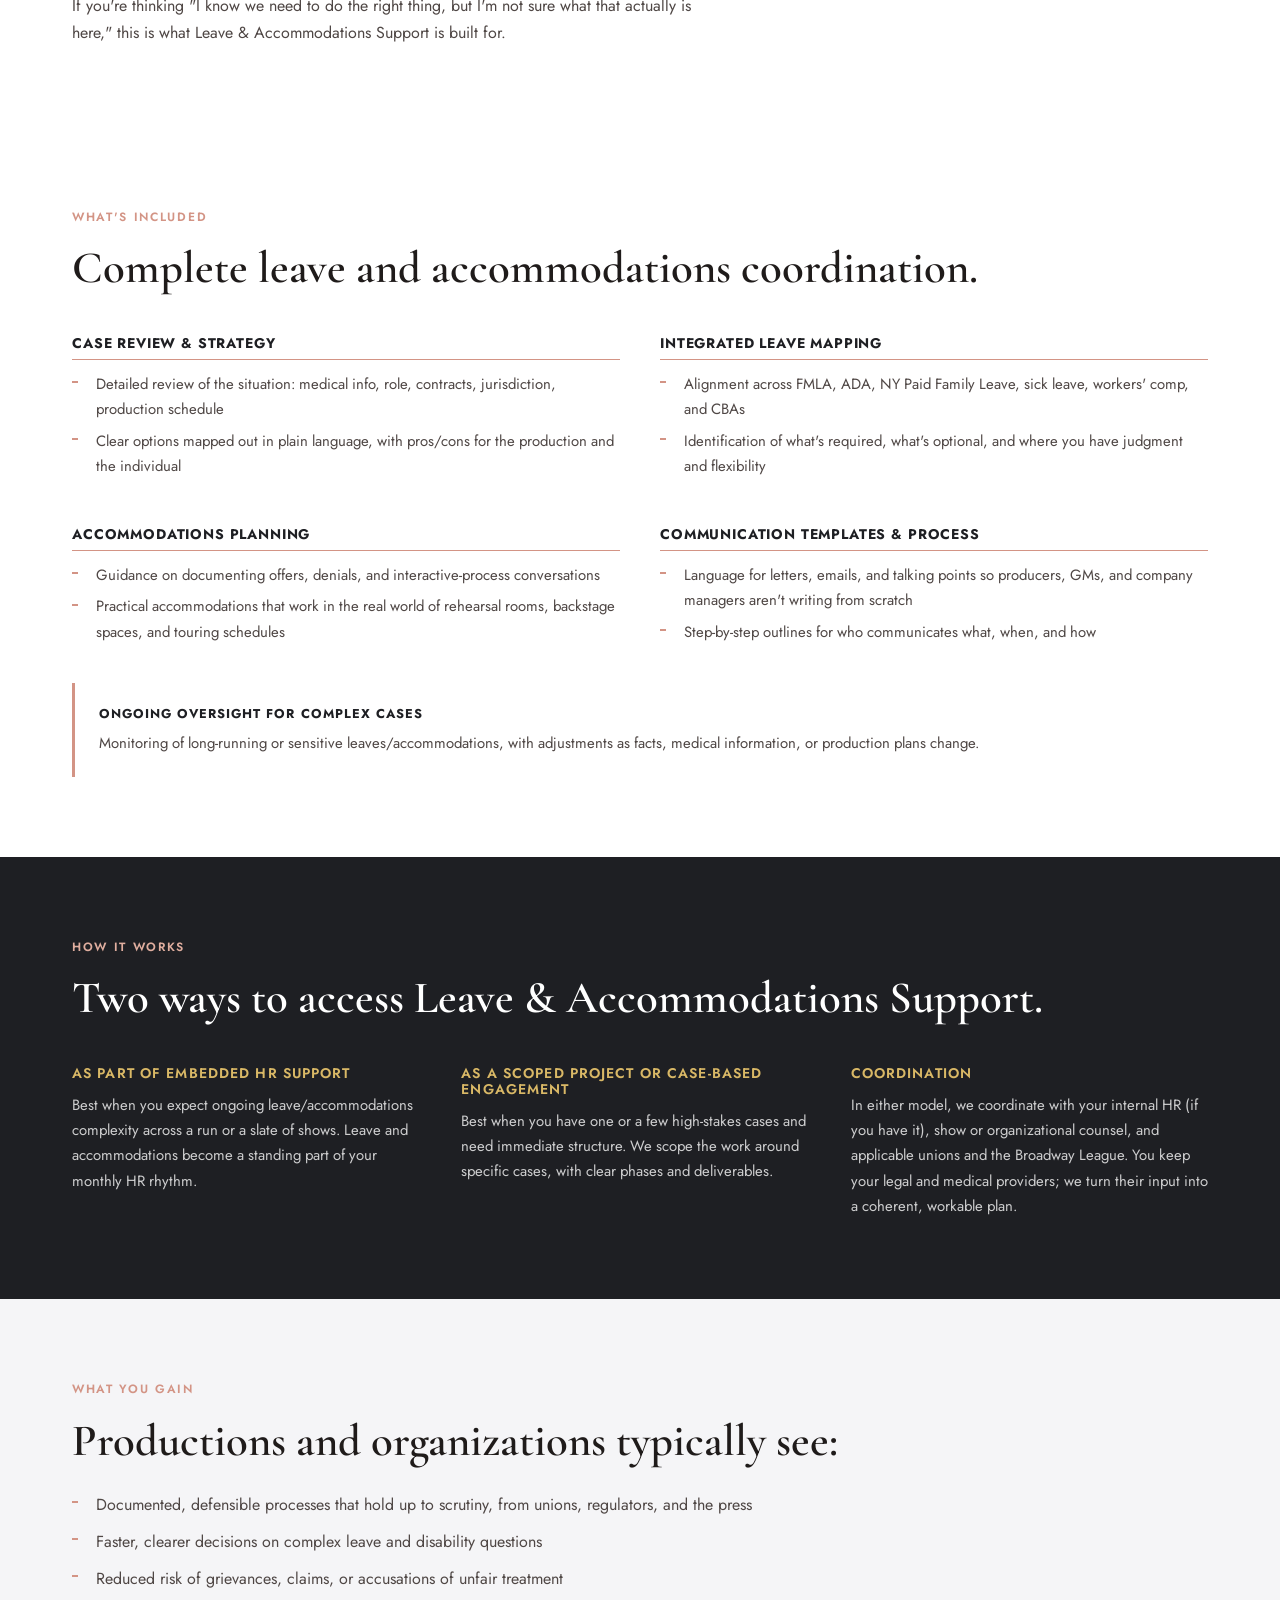
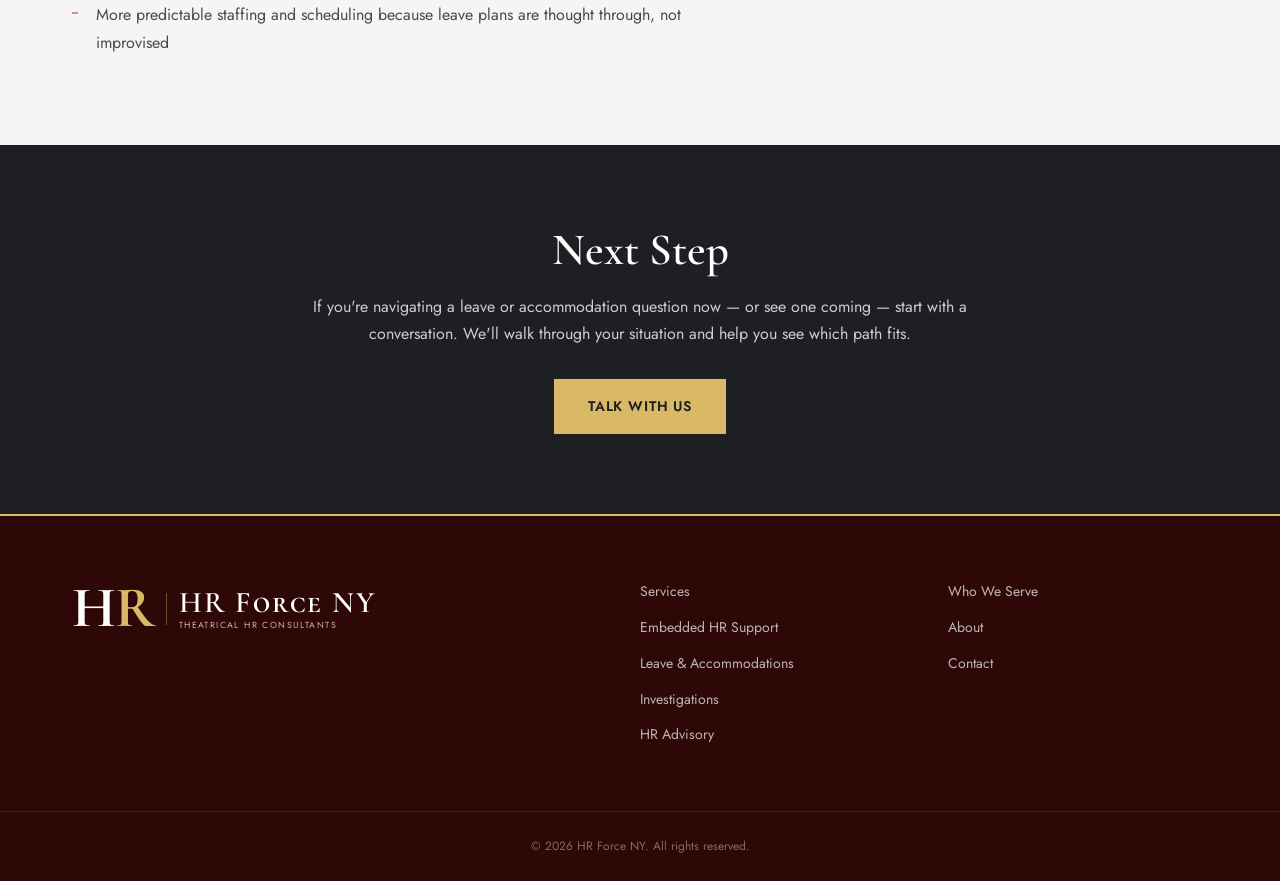
<file: services/leave-accommodations/index.html>
<!DOCTYPE html>
<html lang="en">
<head>
  <meta charset="UTF-8">
  <meta name="viewport" content="width=device-width, initial-scale=1.0">
  <title>Leave &amp; Accommodations Support: HR Force NY</title>
  <link rel="preconnect" href="https://fonts.googleapis.com">
  <link rel="preconnect" href="https://fonts.gstatic.com" crossorigin>
  <link href="https://fonts.googleapis.com/css2?family=Cormorant+Garamond:ital,wght@0,400;0,600;0,700;1,400;1,600&family=Jost:wght@300;400;500;600&display=swap" rel="stylesheet">
  <link rel="stylesheet" href="/css/styles.css">
  <script src="/js/nav.js" defer></script>
</head>
<body>

<header class="site-header">
  <div class="header-inner">
    <a href="/" class="logo-wordmark">
      <span class="logo-monogram"><span class="mono-h">H</span><span class="mono-r">R</span></span>
      <span class="logo-divider"></span>
      <span class="logo-text">
        <span class="logo-name">HR Force NY</span>
        <span class="logo-tagline">Theatrical HR Consultants</span>
      </span>
    </a>
    <button class="nav-toggle" type="button" aria-controls="main-nav" aria-expanded="false" aria-label="Open menu">
      <span class="nav-toggle-bar"></span>
      <span class="nav-toggle-bar"></span>
      <span class="nav-toggle-bar"></span>
    </button>
    <nav class="main-nav" id="main-nav">
      <div class="nav-dropdown">
        <a href="/services/">Services</a>
        <div class="dropdown-menu">
          <a href="/services/embedded-hr-support/">Embedded HR Support</a>
          <a href="/services/leave-accommodations/">Leave &amp; Accommodations Support</a>
          <a href="/services/investigations/">Investigations &amp; Workplace Concerns</a>
          <a href="/services/advisory/">HR Advisory for Live Entertainment Orgs</a>
        </div>
      </div>
      <a href="/who-we-serve/">Who We Serve</a>
      <a href="/about/">About</a>
      <a href="/contact/" class="btn-gold">Talk with us</a>
    </nav>
  </div>
</header>

<!-- HERO -->
<section class="section-navy hero">
  <div class="container">
    <span class="eyebrow">Services</span>
    <h1>Leave &amp; Accommodations Support</h1>
    <p class="subhead">Integrated leave and accommodations decisions that keep the show running and compliant.</p>
    <div class="btn-row">
      <a href="/contact/" class="btn-gold">Talk with us</a>
    </div>
  </div>
</section>

<!-- INTRO -->
<section class="section-page-bg section-pad">
  <div class="container">
    <span class="eyebrow">The Complexity</span>
    <div class="intro-body-grid">
      <div class="intro-body-prose">
        <h2 class="intro-statement">One leave or accommodation request can touch six different legal frameworks at once.</h2>
        <div class="gold-rule"></div>
        <p>Broadway and touring productions sit at the intersection of federal, state, city, and contractual obligations. When a request lands, you're not just managing HR — you're navigating overlapping laws and contracts simultaneously.</p>
        <p>Leave &amp; Accommodations Support gives your production direct access to a senior HR professional to coordinate complex leave and accommodations, so you're not guessing your way through the highest-risk calls.</p>
      </div>
      <div class="minefield-card">
        <p class="card-eyebrow">What's at play</p>
        <ul class="pressure-list">
          <li>FMLA and federal leave obligations</li>
          <li>ADA accommodation requirements</li>
          <li>NY Paid Family Leave and city sick leave</li>
          <li>Workers' comp and multiple CBAs</li>
        </ul>
        <div class="card-divider"></div>
        <p class="card-tagline">Most shows don't have someone who understands the business, the people, and the pressure of keeping a production running.</p>
      </div>
    </div>
  </div>
</section>

<!-- IS THIS FOR YOU -->
<section class="section-white section-pad" style="border-top:1px solid #E8E4DC;">
  <div class="container">
    <span class="eyebrow">Is This for You?</span>
    <h2 style="margin-bottom:1.5rem;">This service is usually the right fit if:</h2>
    <ul class="bullet-list" style="max-width:680px;">
      <li>You've already lost too much time trying to reconcile conflicting advice from different sources</li>
      <li>You're stuck on how FMLA, ADA, Workers' Compensation, NY Paid Leave, sick leave, and CBAs interact in a specific case</li>
      <li>You're a producer, GM, or company manager managing multiple leave or accommodation requests at once</li>
      <li>You're worried that a misstep could turn into a grievance, claim, or public story</li>
    </ul>
    <p style="margin-top:1.5rem;color:var(--text-mid);max-width:660px;">If you're thinking "I know we need to do the right thing, but I'm not sure what that actually is here," this is what Leave &amp; Accommodations Support is built for.</p>
  </div>
</section>

<!-- WHAT'S INCLUDED -->
<section class="section-page-bg section-pad">
  <div class="container">
    <span class="eyebrow">What's Included</span>
    <h2 style="margin-bottom:2rem;">Complete leave and accommodations coordination.</h2>
    <div class="included-grid">
      <div class="included-item">
        <h4>Case review &amp; strategy</h4>
        <ul class="bullet-list">
          <li>Detailed review of the situation: medical info, role, contracts, jurisdiction, production schedule</li>
          <li>Clear options mapped out in plain language, with pros/cons for the production and the individual</li>
        </ul>
      </div>
      <div class="included-item">
        <h4>Integrated leave mapping</h4>
        <ul class="bullet-list">
          <li>Alignment across FMLA, ADA, NY Paid Family Leave, sick leave, workers' comp, and CBAs</li>
          <li>Identification of what's required, what's optional, and where you have judgment and flexibility</li>
        </ul>
      </div>
      <div class="included-item">
        <h4>Accommodations planning</h4>
        <ul class="bullet-list">
          <li>Guidance on documenting offers, denials, and interactive-process conversations</li>
          <li>Practical accommodations that work in the real world of rehearsal rooms, backstage spaces, and touring schedules</li>
        </ul>
      </div>
      <div class="included-item">
        <h4>Communication templates &amp; process</h4>
        <ul class="bullet-list">
          <li>Language for letters, emails, and talking points so producers, GMs, and company managers aren't writing from scratch</li>
          <li>Step-by-step outlines for who communicates what, when, and how</li>
        </ul>
      </div>
    </div>
    <div style="margin-top:2rem;border-left:3px solid var(--gold);padding:1.25rem 1.5rem;background:var(--white);">
      <p style="font-family:'Jost',sans-serif;font-size:0.8rem;font-weight:700;letter-spacing:0.08em;text-transform:uppercase;color:var(--navy);margin-bottom:0.4rem;">Ongoing oversight for complex cases</p>
      <p style="color:var(--text-mid);font-size:0.93rem;margin:0;">Monitoring of long-running or sensitive leaves/accommodations, with adjustments as facts, medical information, or production plans change.</p>
    </div>
  </div>
</section>

<!-- HOW IT WORKS -->
<section class="section-navy section-pad">
  <div class="container">
    <span class="eyebrow">How It Works</span>
    <h2 style="margin-bottom:0.75rem;">Two ways to access Leave &amp; Accommodations Support.</h2>
    <div class="how-grid">
      <div class="how-block">
        <h4>As part of Embedded HR Support</h4>
        <p>Best when you expect ongoing leave/accommodations complexity across a run or a slate of shows. Leave and accommodations become a standing part of your monthly HR rhythm.</p>
      </div>
      <div class="how-block">
        <h4>As a scoped project or case-based engagement</h4>
        <p>Best when you have one or a few high-stakes cases and need immediate structure. We scope the work around specific cases, with clear phases and deliverables.</p>
      </div>
      <div class="how-block">
        <h4>Coordination</h4>
        <p>In either model, we coordinate with your internal HR (if you have it), show or organizational counsel, and applicable unions and the Broadway League. You keep your legal and medical providers; we turn their input into a coherent, workable plan.</p>
      </div>
    </div>
  </div>
</section>

<!-- WHAT YOU GAIN -->
<section class="section-cream section-pad">
  <div class="container">
    <span class="eyebrow">What You Gain</span>
    <h2 style="margin-bottom:1.5rem;">Productions and organizations typically see:</h2>
    <ul class="bullet-list" style="max-width:680px;">
      <li>Documented, defensible processes that hold up to scrutiny, from unions, regulators, and the press</li>
      <li>Faster, clearer decisions on complex leave and disability questions</li>
      <li>Reduced risk of grievances, claims, or accusations of unfair treatment</li>
      <li>More predictable staffing and scheduling because leave plans are thought through, not improvised</li>
    </ul>
  </div>
</section>

<!-- NEXT STEP -->
<section class="section-navy cta-band">
  <div class="container">
    <h2>Next Step</h2>
    <p>If you're navigating a leave or accommodation question now — or see one coming — start with a conversation. We'll walk through your situation and help you see which path fits.</p>
    <div class="btn-row">
      <a href="/contact/" class="btn-gold">Talk with us</a>
    </div>
  </div>
</section>

<footer class="site-footer">
  <div class="footer-inner">
    <div class="footer-logo">
      <a href="/" class="logo-wordmark footer-wordmark">
        <span class="logo-monogram"><span class="mono-h">H</span><span class="mono-r">R</span></span>
        <span class="logo-divider"></span>
        <span class="logo-text">
          <span class="logo-name">HR Force NY</span>
          <span class="logo-tagline">Theatrical HR Consultants</span>
        </span>
      </a>
    </div>
    <nav class="footer-nav">
      <a href="/services/">Services</a>
      <a href="/services/embedded-hr-support/">Embedded HR Support</a>
      <a href="/services/leave-accommodations/">Leave &amp; Accommodations</a>
      <a href="/services/investigations/">Investigations</a>
      <a href="/services/advisory/">HR Advisory</a>
    </nav>
    <nav class="footer-nav">
      <a href="/who-we-serve/">Who We Serve</a>
      <a href="/about/">About</a>
      <a href="/contact/">Contact</a>
    </nav>
  </div>
  <div class="footer-legal">
    <p>&copy; 2026 HR Force NY. All rights reserved.</p>
  </div>
</footer>

</body>
</html>
</file>
<file: css/styles.css>
/* ============================================================
   HR Force NY — Shared Stylesheet
   ============================================================ */

*, *::before, *::after {
  box-sizing: border-box;
  margin: 0;
  padding: 0;
}

:root {
  /* Slate, dark red, gold & white palette */
  --slate:    #1e1f23;
  --red:      #4A1411;
  --red-deep: #2d0807;
  --blush:    #E0AE9F;
  --coral:    #d39485;
  --brand-gold:       #D9B866;
  --brand-gold-hover: #e5c683;

  /* Buttons are gold on every surface */
  --btn-bg:       var(--brand-gold);
  --btn-hover-bg: var(--brand-gold-hover);

  /* Legacy token names, remapped. White surfaces are the default:
     highlights there are coral. Dark surfaces re-scope them to gold below. */
  --navy:     var(--slate);
  --gold:     var(--coral);
  --gold-hover: #C47F6F;
  --btn-ink:       var(--slate);
  --btn-hover-ink: var(--slate);
  --cream:    #f5f5f7;
  --rose:     #9A5A4F;
  --page-bg:  #FFFFFF;
  --white:    #FFFFFF;
  --text-dark: #1F1B1A;
  --text-mid:  #4F4745;
  --text-light: #D9CCC8;
  --max-width: 1200px;
}

/* Dark surfaces: gold highlights */
.section-navy,
.site-header,
.site-footer,
.hero-billboard,
.minefield-card {
  --gold:       var(--brand-gold);
  --gold-hover: var(--brand-gold-hover);
  --btn-ink:       var(--slate);
  --btn-hover-ink: var(--slate);
  --rose:  var(--blush);
  --cream: #FFFFFF;
}

html {
  font-size: 16px;
  -webkit-font-smoothing: antialiased;
}

body {
  font-family: 'Jost', sans-serif;
  font-weight: 400;
  color: var(--text-dark);
  background: var(--page-bg);
  line-height: 1.7;
}

img {
  max-width: 100%;
  display: block;
}

a {
  color: inherit;
  text-decoration: none;
}

/* ============================================================
   LAYOUT
   ============================================================ */

.container {
  max-width: var(--max-width);
  margin: 0 auto;
  padding: 0 2rem;
}

.section-navy    { background: var(--navy); color: var(--cream); }
.section-cream   { background: var(--cream); color: var(--text-dark); }
.section-white   { background: var(--white); color: var(--text-dark); }
.section-page-bg { background: var(--page-bg); color: var(--text-dark); }

.section-pad   { padding: 5rem 0; }
.section-pad-lg { padding: 7rem 0; }

/* ============================================================
   TYPOGRAPHY
   ============================================================ */

h1, h2, h3, h4 {
  font-family: 'Cormorant Garamond', Georgia, serif;
  line-height: 1.15;
  font-weight: 600;
}

h1 { font-size: clamp(2.4rem, 5vw, 3.8rem); }
h2 { font-size: clamp(1.8rem, 3.5vw, 2.8rem); }
h3 { font-size: clamp(1.4rem, 2.5vw, 2rem); }
h4 { font-size: 1.2rem; }

p { margin-bottom: 1.2rem; }
p:last-child { margin-bottom: 0; }

.eyebrow {
  font-family: 'Jost', sans-serif;
  font-size: 0.75rem;
  font-weight: 600;
  letter-spacing: 0.14em;
  text-transform: uppercase;
  margin-bottom: 1rem;
  display: block;
}

.section-navy .eyebrow  { color: var(--rose); }
.section-cream .eyebrow { color: var(--gold); }
.section-white .eyebrow { color: var(--gold); }
.section-page-bg .eyebrow { color: var(--gold); }

.section-navy h1,
.section-navy h2,
.section-navy h3,
.section-navy h4 { color: var(--cream); }

.section-navy p,
.section-navy li { color: rgba(255, 255, 255, 0.82); }

ul {
  list-style: none;
}

.bullet-list li {
  padding-left: 1.5rem;
  position: relative;
  margin-bottom: 0.6rem;
  color: var(--text-mid);
}

.bullet-list li::before {
  content: '';
  position: absolute;
  left: 0;
  top: 0.65em;
  width: 6px;
  height: 2px;
  background: var(--gold);
}

.section-navy .bullet-list li { color: rgba(255, 255, 255, 0.82); }
.section-navy .bullet-list li::before { background: var(--gold); }

/* ============================================================
   BUTTONS
   ============================================================ */

.btn-gold {
  display: inline-block;
  background: var(--btn-bg);
  color: var(--btn-ink);
  font-family: 'Jost', sans-serif;
  font-weight: 600;
  font-size: 0.875rem;
  letter-spacing: 0.06em;
  text-transform: uppercase;
  padding: 0.85rem 2rem;
  border: 2px solid var(--btn-bg);
  cursor: pointer;
  transition: background 0.2s, color 0.2s;
  text-decoration: none;
}

.btn-gold:hover {
  background: var(--btn-hover-bg);
  border-color: var(--btn-hover-bg);
  color: var(--btn-hover-ink);
}

.btn-outline {
  display: inline-block;
  background: transparent;
  color: var(--gold);
  font-family: 'Jost', sans-serif;
  font-weight: 600;
  font-size: 0.875rem;
  letter-spacing: 0.06em;
  text-transform: uppercase;
  padding: 0.85rem 2rem;
  border: 2px solid var(--gold);
  cursor: pointer;
  transition: background 0.2s, color 0.2s;
  text-decoration: none;
}

.btn-outline:hover {
  background: var(--gold);
  color: var(--navy);
}

.btn-row {
  display: flex;
  flex-wrap: wrap;
  gap: 1rem;
  align-items: center;
  margin-top: 2rem;
}

/* ============================================================
   HEADER / NAV
   ============================================================ */

.site-header {
  position: sticky;
  top: 0;
  z-index: 100;
  background: var(--red-deep);
  height: 72px;
  border-bottom: 1px solid color-mix(in srgb, var(--gold) 20%, transparent);
}

.header-inner {
  max-width: var(--max-width);
  margin: 0 auto;
  padding: 0 2rem;
  height: 100%;
  display: flex;
  align-items: center;
  justify-content: space-between;
}

.logo-link img {
  height: 48px;
  width: auto;
}

/* Horizontal text wordmark for nav */
.logo-wordmark {
  display: flex;
  align-items: center;
  gap: 0.75rem;
  text-decoration: none;
  line-height: 1;
}
.logo-wordmark .logo-monogram {
  font-family: 'Cormorant Garamond', serif;
  font-size: 2rem;
  font-weight: 700;
  line-height: 1;
  letter-spacing: -0.02em;
}
.logo-wordmark .logo-monogram .mono-h { color: var(--cream); }
.logo-wordmark .logo-monogram .mono-r { color: var(--gold); }
.logo-wordmark .logo-divider {
  width: 1px;
  height: 32px;
  background: color-mix(in srgb, var(--gold) 40%, transparent);
}
.logo-wordmark .logo-text {
  display: flex;
  flex-direction: column;
  gap: 0.15rem;
}
.logo-wordmark .logo-name {
  font-family: 'Cormorant Garamond', serif;
  font-variant-caps: small-caps;
  font-size: 1.1rem;
  font-weight: 600;
  letter-spacing: 0.06em;
  color: var(--cream);
  line-height: 1;
}
.logo-wordmark .logo-tagline {
  font-family: 'Jost', sans-serif;
  font-size: 0.55rem;
  font-weight: 400;
  letter-spacing: 0.16em;
  text-transform: uppercase;
  color: var(--rose);
  line-height: 1;
}

.main-nav {
  display: flex;
  align-items: center;
  gap: 2rem;
}

.main-nav a {
  font-family: 'Jost', sans-serif;
  font-size: 0.875rem;
  font-weight: 500;
  letter-spacing: 0.04em;
  color: var(--cream);
  text-decoration: none;
  transition: color 0.2s;
}

.main-nav a:hover {
  color: var(--gold);
}

.main-nav .btn-gold {
  color: var(--btn-ink);
}

.main-nav .btn-gold:hover {
  color: var(--btn-hover-ink);
}

/* Services dropdown */
.nav-dropdown {
  position: relative;
}
.nav-dropdown > a {
  display: flex;
  align-items: center;
  gap: 0.3rem;
}
.nav-dropdown > a::after {
  content: '';
  display: inline-block;
  width: 0;
  height: 0;
  border-left: 4px solid transparent;
  border-right: 4px solid transparent;
  border-top: 4px solid currentColor;
  margin-top: 1px;
  transition: transform 0.2s;
}
.nav-dropdown:hover > a::after,
.nav-dropdown:focus-within > a::after {
  transform: rotate(180deg);
}
.dropdown-menu {
  display: none;
  position: absolute;
  top: 100%;
  left: 0;
  background: var(--red-deep);
  border: 1px solid color-mix(in srgb, var(--gold) 30%, transparent);
  border-top: 2px solid var(--gold);
  min-width: 260px;
  z-index: 200;
  padding: 0.5rem 0;
  padding-top: 0.75rem;
}
.nav-dropdown:hover .dropdown-menu,
.nav-dropdown:focus-within .dropdown-menu {
  display: block;
}
.dropdown-menu a {
  display: block;
  padding: 0.65rem 1.25rem;
  font-size: 0.8rem;
  letter-spacing: 0.03em;
  white-space: nowrap;
  border-bottom: 1px solid rgba(255,255,255,0.05);
}
.dropdown-menu a:last-child {
  border-bottom: none;
}
.dropdown-menu a:hover {
  background: color-mix(in srgb, var(--gold) 8%, transparent);
  color: var(--gold);
}

/* Mobile menu toggle (shown at 900px and below) */
.nav-toggle {
  display: none;
  flex-direction: column;
  justify-content: center;
  gap: 5px;
  width: 44px;
  height: 44px;
  padding: 0 10px;
  margin-right: -10px;
  background: none;
  border: 0;
  cursor: pointer;
}
.nav-toggle-bar {
  display: block;
  height: 2px;
  background: var(--cream);
  transition: transform 0.2s, opacity 0.2s;
}
.nav-toggle:focus-visible {
  outline: 2px solid var(--gold);
  outline-offset: 2px;
}
.nav-open .nav-toggle-bar:nth-child(1) { transform: translateY(7px) rotate(45deg); }
.nav-open .nav-toggle-bar:nth-child(2) { opacity: 0; }
.nav-open .nav-toggle-bar:nth-child(3) { transform: translateY(-7px) rotate(-45deg); }

/* ============================================================
   FOOTER
   ============================================================ */

.site-footer {
  background: var(--red-deep);
  border-top: 2px solid var(--gold);
}

.footer-inner {
  max-width: var(--max-width);
  margin: 0 auto;
  padding: 4rem 2rem;
  display: grid;
  grid-template-columns: 2fr 1fr 1fr;
  gap: 3rem;
}

.footer-logo img {
  height: 52px;
  width: auto;
  margin-bottom: 1rem;
}

.footer-wordmark {
  margin-bottom: 0.5rem;
}

.footer-wordmark .logo-monogram {
  font-size: 3.6rem;
}

.footer-wordmark .logo-name {
  font-size: 1.875rem;
}

.footer-logo p {
  font-family: 'Jost', sans-serif;
  font-size: 0.8rem;
  letter-spacing: 0.08em;
  text-transform: uppercase;
  color: var(--rose);
  margin: 0;
}

.footer-nav {
  display: flex;
  flex-direction: column;
  gap: 0.75rem;
}

.footer-nav a {
  font-family: 'Jost', sans-serif;
  font-size: 0.875rem;
  color: rgba(255, 255, 255, 0.7);
  text-decoration: none;
  transition: color 0.2s;
}

.footer-nav a:hover {
  color: var(--gold);
}

.footer-legal {
  border-top: 1px solid rgba(255, 255, 255, 0.1);
  padding: 1.5rem 2rem;
  text-align: center;
}

.footer-legal p {
  font-family: 'Jost', sans-serif;
  font-size: 0.75rem;
  color: rgba(255, 255, 255, 0.4);
  margin: 0;
}

/* ============================================================
   HERO
   ============================================================ */

.hero {
  padding: 7rem 0 6rem;
}

.hero h1 {
  margin-bottom: 1.5rem;
  max-width: 820px;
}

.hero .subhead {
  font-family: 'Jost', sans-serif;
  font-size: 1.15rem;
  font-weight: 300;
  line-height: 1.75;
  color: rgba(255, 255, 255, 0.78);
  max-width: 620px;
  margin-bottom: 0;
}

/* ============================================================
   SERVICE CARDS
   ============================================================ */

.service-card {
  background: var(--white);
  border-left: 4px solid var(--gold);
  padding: 2rem;
  box-shadow: 0 2px 16px rgba(30, 31, 35, 0.15);
  display: flex;
  flex-direction: column;
  gap: 1rem;
}

.service-card h2,
.service-card h3 {
  font-family: 'Cormorant Garamond', Georgia, serif;
  color: var(--navy);
}

.service-card .card-meta {
  font-family: 'Jost', sans-serif;
  font-size: 0.75rem;
  font-weight: 600;
  letter-spacing: 0.1em;
  text-transform: uppercase;
  color: var(--gold);
  margin-bottom: 0.25rem;
}

.service-card p {
  color: var(--text-mid);
  font-size: 0.95rem;
  margin-bottom: 0;
}

.service-card .card-link {
  font-family: 'Jost', sans-serif;
  font-size: 0.875rem;
  font-weight: 600;
  color: var(--navy);
  letter-spacing: 0.04em;
  text-decoration: none;
  border-bottom: 1px solid var(--gold);
  padding-bottom: 1px;
  align-self: flex-start;
  margin-top: auto;
  transition: color 0.2s;
}

.service-card .card-link:hover { color: var(--gold); }

.grid-2 {
  display: grid;
  grid-template-columns: 1fr 1fr;
  gap: 1.5rem;
}

.grid-3 {
  display: grid;
  grid-template-columns: 1fr 1fr 1fr;
  gap: 1.5rem;
}

/* ============================================================
   PULLQUOTE
   ============================================================ */

.intro-statement {
  font-family: 'Cormorant Garamond', serif;
  font-size: clamp(1.8rem, 3.5vw, 2.8rem);
  font-weight: 600;
  line-height: 1.25;
  color: var(--navy);
  max-width: 700px;
  text-wrap: balance;
}

.gold-rule {
  width: 48px;
  height: 2px;
  background: var(--gold);
  margin: 2rem 0;
}

.intro-body-prose .gold-rule {
  margin: 0.75rem 0;
}

.intro-body-grid {
  display: grid;
  grid-template-columns: 1fr 340px;
  gap: 3rem;
  align-items: start;
}

.intro-body-prose p:not(.intro-statement) {
  font-size: 1rem;
  line-height: 1.78;
  color: var(--text-mid);
}

.intro-body-prose p + p {
  margin-top: 1.1rem;
}

.intro-body-prose strong {
  color: var(--text-dark);
  font-weight: 500;
}

.minefield-card {
  background: var(--navy);
  padding: 2rem 1.75rem;
}

.card-eyebrow {
  font-size: 0.65rem;
  font-weight: 600;
  letter-spacing: 0.14em;
  text-transform: uppercase;
  color: var(--gold);
  margin-bottom: 1.25rem;
}

.pressure-list {
  list-style: none;
  display: flex;
  flex-direction: column;
  gap: 0.85rem;
}

.pressure-list li {
  display: flex;
  align-items: flex-start;
  gap: 0.75rem;
  font-size: 0.875rem;
  line-height: 1.5;
  color: rgba(255, 255, 255, 0.85);
}

.pressure-list li::before {
  content: '';
  flex-shrink: 0;
  width: 18px;
  height: 2px;
  background: var(--gold);
  margin-top: 0.6em;
}

.card-divider {
  width: 100%;
  height: 1px;
  background: color-mix(in srgb, var(--gold) 20%, transparent);
  margin: 1.5rem 0;
}

.card-tagline {
  font-family: 'Cormorant Garamond', serif;
  font-style: italic;
  font-weight: 600;
  font-size: 0.925rem;
  line-height: 1.6;
  color: rgba(255, 255, 255, 0.6);
}

.pullquote {
  border-left: 3px solid var(--gold);
  padding: 1.5rem 2rem;
  margin: 2.5rem 0 0;
  background: color-mix(in srgb, var(--gold) 6%, transparent);
}

.pullquote blockquote {
  font-family: 'Cormorant Garamond', Georgia, serif;
  font-size: 1.3rem;
  font-style: italic;
  line-height: 1.6;
  color: var(--text-dark);
  margin-bottom: 0.75rem;
}

.pullquote cite {
  font-family: 'Jost', sans-serif;
  font-size: 0.8rem;
  letter-spacing: 0.08em;
  text-transform: uppercase;
  color: var(--rose);
  font-style: normal;
}

/* ============================================================
   DIVIDER RULE
   ============================================================ */

.gold-rule {
  border: none;
  border-top: 2px solid var(--gold);
  margin: 3rem 0;
  opacity: 0.4;
}

/* ============================================================
   WHO WE SERVE — AUDIENCE SECTIONS
   ============================================================ */

.audience-section {
  padding: 4.5rem 0;
}

.audience-inner {
  display: grid;
  grid-template-columns: 1fr 1fr;
  gap: 4rem;
  align-items: start;
  margin-top: 1.5rem;
}

.audience-links {
  display: flex;
  flex-direction: column;
  gap: 0.5rem;
  margin-top: 1.5rem;
}

.audience-links a {
  font-family: 'Jost', sans-serif;
  font-size: 0.875rem;
  font-weight: 600;
  color: var(--gold);
  text-decoration: none;
  border-bottom: 1px solid transparent;
  padding-bottom: 1px;
  align-self: flex-start;
  transition: border-color 0.2s;
}

.audience-links a:hover {
  color: var(--navy);
  border-color: var(--navy);
}

/* ============================================================
   HOW IT WORKS — 3 COLUMN
   ============================================================ */

.how-grid {
  display: grid;
  grid-template-columns: 1fr 1fr 1fr;
  gap: 2rem;
  margin-top: 2.5rem;
}

.how-block h4 {
  font-family: 'Jost', sans-serif;
  font-weight: 600;
  font-size: 0.875rem;
  letter-spacing: 0.08em;
  text-transform: uppercase;
  color: var(--gold);
  margin-bottom: 0.75rem;
}

.how-block p,
.how-block li {
  font-size: 0.93rem;
  color: rgba(255, 255, 255, 0.78);
}

/* ============================================================
   PRINCIPLES / BELIEFS CARDS
   ============================================================ */

.principles-grid {
  display: grid;
  grid-template-columns: 1fr 1fr;
  gap: 1.5rem;
  margin-top: 2.5rem;
}

.principle-card {
  border-left: 3px solid var(--gold);
  padding: 1.5rem;
  background: color-mix(in srgb, var(--gold) 6%, transparent);
}

.principle-card h4 {
  font-family: 'Jost', sans-serif;
  font-size: 0.875rem;
  font-weight: 600;
  letter-spacing: 0.06em;
  text-transform: uppercase;
  color: var(--gold);
  margin-bottom: 0.6rem;
}

.principle-card p {
  font-size: 0.93rem;
  color: rgba(255, 255, 255, 0.78);
  margin: 0;
}

/* ============================================================
   CTA BAND
   ============================================================ */

.cta-band {
  padding: 5rem 0;
  text-align: center;
}

.cta-band h2 {
  margin-bottom: 1rem;
}

.cta-band p {
  max-width: 680px;
  margin: 0 auto 2rem;
  color: rgba(255, 255, 255, 0.78);
}

.cta-band .btn-row {
  justify-content: center;
}

/* ============================================================
   WHAT'S INCLUDED — SUBSECTIONS
   ============================================================ */

.included-grid {
  display: grid;
  grid-template-columns: 1fr 1fr;
  gap: 2.5rem;
  margin-top: 2.5rem;
}

.included-item h4 {
  font-family: 'Jost', sans-serif;
  font-size: 0.875rem;
  font-weight: 700;
  letter-spacing: 0.06em;
  text-transform: uppercase;
  color: var(--navy);
  margin-bottom: 0.75rem;
  padding-bottom: 0.5rem;
  border-bottom: 1px solid var(--gold);
}

.included-item p,
.included-item li {
  font-size: 0.93rem;
  color: var(--text-mid);
  margin-bottom: 0.4rem;
}

/* ============================================================
   CONTACT FORM
   ============================================================ */

.contact-layout {
  display: grid;
  grid-template-columns: 1fr 1.6fr;
  gap: 5rem;
  align-items: start;
}

.contact-intro h2 {
  color: var(--navy);
  margin-bottom: 1.25rem;
}

.contact-intro p {
  color: var(--text-mid);
  font-size: 0.95rem;
}

.contact-intro .raul-bullets {
  margin-top: 1.5rem;
}

.contact-form-wrap {
  background: var(--white);
  border-left: 4px solid var(--gold);
  padding: 2.5rem;
  box-shadow: 0 2px 20px rgba(30, 31, 35, 0.15);
}

.form-group {
  margin-bottom: 1.25rem;
}

.form-group label {
  display: block;
  font-family: 'Jost', sans-serif;
  font-size: 0.8rem;
  font-weight: 600;
  letter-spacing: 0.07em;
  text-transform: uppercase;
  color: var(--text-dark);
  margin-bottom: 0.4rem;
}

.form-group input,
.form-group select,
.form-group textarea {
  width: 100%;
  font-family: 'Jost', sans-serif;
  font-size: 0.95rem;
  color: var(--text-dark);
  background: var(--page-bg);
  border: 1px solid #DDDCDA;
  padding: 0.75rem 1rem;
  outline: none;
  transition: border-color 0.2s, box-shadow 0.2s;
  appearance: none;
  -webkit-appearance: none;
}

.form-group select {
  background-image: url("data:image/svg+xml,%3Csvg xmlns='http://www.w3.org/2000/svg' width='12' height='8' viewBox='0 0 12 8'%3E%3Cpath d='M1 1l5 5 5-5' stroke='%234A4A4A' stroke-width='1.5' fill='none'/%3E%3C/svg%3E");
  background-repeat: no-repeat;
  background-position: right 1rem center;
  padding-right: 2.5rem;
}

.form-group input:focus,
.form-group select:focus,
.form-group textarea:focus {
  border-color: var(--gold);
  box-shadow: 0 0 0 2px color-mix(in srgb, var(--gold) 20%, transparent);
}

.form-group textarea {
  min-height: 120px;
  resize: vertical;
}

.form-submit {
  margin-top: 1.5rem;
}

.form-submit .btn-gold {
  width: 100%;
  text-align: center;
  border: none;
  font-size: 0.875rem;
  padding: 1rem 2rem;
  cursor: pointer;
}

.prefer-email {
  margin-top: 2.5rem;
  padding-top: 2rem;
  border-top: 1px solid color-mix(in srgb, var(--gold) 30%, transparent);
}

.prefer-email h3 {
  font-family: 'Jost', sans-serif;
  font-size: 0.875rem;
  font-weight: 600;
  letter-spacing: 0.06em;
  text-transform: uppercase;
  color: var(--navy);
  margin-bottom: 0.5rem;
}

.prefer-email p {
  font-size: 0.9rem;
  color: var(--text-mid);
  margin: 0;
}

.prefer-email a {
  color: var(--navy);
  text-decoration: underline;
  text-decoration-color: var(--gold);
  text-underline-offset: 3px;
  transition: color 0.2s;
}

.prefer-email a:hover {
  color: var(--gold-hover);
}

/* ============================================================
   HERO BILLBOARD (homepage — two-column, photo bleeds right edge)
   ============================================================ */

.hero-billboard {
  position: relative;
  background: var(--navy);
  display: flex;
  align-items: center;
  min-height: 640px;
  overflow: hidden;
}

/* Background extends the studio backdrop (sampled from the photo's edges) so the
   portrait can sit centered in the open space without cropping or a hard edge.
   The hard stop at ~91.4% is where the tabletop begins. */
.hero-billboard__photo {
  position: absolute;
  inset: 0;
  overflow: hidden;
  background: linear-gradient(to bottom,
    #49606b 0%, #4e6370 10%, #556c7a 20%, #5a7380 30%, #5f7786 40%,
    #607988 50%, #5c7585 60%, #5b7281 70%, #566e7b 80%, #546a77 91.2%,
    #232628 91.6%, #1d1e1c 100%);
}

/* Gradient: 100% navy on left, linear fade to transparent at ~62% */
.hero-billboard__photo::before {
  content: '';
  position: absolute;
  inset: 0;
  background: linear-gradient(to right, var(--navy) 0%, var(--navy) 48%, transparent 82%);
  z-index: 1;
  pointer-events: none;
}

/* Full-height portrait, Raul centered in the open space right of the text */
.hero-billboard__photo img {
  position: absolute;
  top: 0;
  left: 72.5%;
  height: 100%;
  width: auto;
  max-width: none;
  transform: translateX(-50%);
  -webkit-mask-image: linear-gradient(to right, transparent 0%, #000 8%, #000 92%, transparent 100%);
  mask-image: linear-gradient(to right, transparent 0%, #000 8%, #000 92%, transparent 100%);
}

.hero-billboard__text {
  position: relative;
  z-index: 2;
  display: flex;
  flex-direction: column;
  justify-content: center;
  padding: 5rem 2rem 5rem max(2rem, calc((100vw - 1200px) / 2 + 2rem));
  max-width: 920px;
  color: var(--cream);
}

.hero-billboard__text .eyebrow { color: var(--rose); }

.hero-billboard__text h1 {
  color: var(--cream);
  font-size: 2.8rem;
  max-width: 700px;
  margin-bottom: 1.25rem;
}

.hero-billboard__text .subhead {
  font-family: 'Jost', sans-serif;
  font-size: 1.1rem;
  font-weight: 300;
  line-height: 1.75;
  color: rgba(255, 255, 255, 0.78);
  max-width: 500px;
  margin-bottom: 0;
}

.hero-billboard__text .subhead + .subhead {
  margin-top: 1.1rem;
}

/* ============================================================
   PHOTO / PORTRAIT TREATMENTS
   ============================================================ */

/* About leadership bio */
.leader-bio {
  display: grid;
  grid-template-columns: 320px 1fr;
  gap: 4rem;
  align-items: start;
  margin-top: 2rem;
}

.leader-photo {
  position: sticky;
  top: 96px;
}

.leader-photo img {
  width: 100%;
  display: block;
  border-left: 4px solid var(--gold);
}

/* Contact portrait */
.contact-portrait {
  margin-bottom: 1.5rem;
}

.contact-portrait img {
  width: 100%;
  max-width: 300px;
  border-left: 3px solid var(--gold);
}

/* ============================================================
   PAGE HEADER (non-hero interior pages)
   ============================================================ */

.page-header {
  padding: 5rem 0 4rem;
}

.page-header h1 {
  margin-bottom: 1.25rem;
}

.page-header .lead {
  font-family: 'Jost', sans-serif;
  font-size: 1.1rem;
  font-weight: 300;
  color: rgba(255, 255, 255, 0.78);
  max-width: 680px;
}

/* About: page header with the B&W Broadway photo on the right */
.page-header--photo {
  position: relative;
  display: flex;
  align-items: center;
  min-height: 468px;
  overflow: hidden;
}

.page-header--photo .container {
  position: relative;
  z-index: 2;
  width: 100%;
}

/* Full-bleed street photo, so no studio backdrop. Sized in px against the fixed
   468px header; the right offset tracks the viewport so Raul stays ~74% across
   and the photo always bleeds off the right edge. */
.page-header--photo .hero-billboard__photo {
  background: var(--navy);
}

.page-header--photo .hero-billboard__photo img {
  top: -234px; /* top of Raul's hair lands 40px below the nav */
  left: auto;
  right: min(0px, calc(26vw - 518px));
  height: 832px;
  transform: none;
  -webkit-mask-image: linear-gradient(to right, transparent 0%, #000 15%);
  mask-image: linear-gradient(to right, transparent 0%, #000 15%);
}

/* ============================================================
   INLINE LINK STYLE
   ============================================================ */

.text-link {
  color: var(--gold);
  border-bottom: 1px solid color-mix(in srgb, var(--gold) 40%, transparent);
  padding-bottom: 1px;
  transition: border-color 0.2s;
}

.text-link:hover { border-color: var(--gold); }

/* ============================================================
   RESPONSIVE
   ============================================================ */


@media (max-width: 900px) {
  /* Header nav collapses into a dropdown panel */
  .nav-toggle {
    display: flex;
  }

  .main-nav {
    display: none;
    position: absolute;
    top: 100%;
    left: 0;
    right: 0;
    flex-direction: column;
    align-items: stretch;
    gap: 0;
    padding: 0.5rem 2rem 1.75rem;
    background: var(--red-deep);
    border-bottom: 2px solid var(--gold);
    max-height: calc(100vh - 72px);
    overflow-y: auto;
  }

  .nav-open .main-nav {
    display: flex;
  }

  .main-nav > a:not(.btn-gold),
  .nav-dropdown > a {
    padding: 1rem 0;
    font-size: 1rem;
    border-bottom: 1px solid rgba(255, 255, 255, 0.1);
  }

  .nav-dropdown > a::after {
    display: none;
  }

  .dropdown-menu,
  .nav-dropdown:hover .dropdown-menu,
  .nav-dropdown:focus-within .dropdown-menu {
    display: block;
    position: static;
    min-width: 0;
    background: none;
    border: 0;
    border-bottom: 1px solid rgba(255, 255, 255, 0.1);
    padding: 0.25rem 0 0.5rem 1rem;
  }

  .dropdown-menu a {
    padding: 0.6rem 0;
    font-size: 0.9rem;
    white-space: normal;
    color: rgba(255, 255, 255, 0.78);
    border-bottom: none;
  }

  .dropdown-menu a:hover {
    background: none;
  }

  .main-nav .btn-gold {
    margin-top: 1.5rem;
    text-align: center;
  }

  .grid-2,
  .grid-3,
  .how-grid,
  .principles-grid,
  .included-grid,
  .audience-inner,
  .footer-inner,
  .contact-layout,
  .hero-split,
  .leader-bio {
    grid-template-columns: 1fr;
    gap: 2rem;
  }

  .hero-billboard {
    min-height: auto;
    align-items: center;
  }

  .hero-billboard__photo {
    display: none;
  }

  .page-header--photo {
    min-height: auto;
  }

  .hero-billboard__text {
    padding: 4rem 2rem;
    max-width: 100%;
  }

  .hero-billboard__text h1 {
    font-size: clamp(1.75rem, 5vw, 2.8rem);
  }

  .leader-photo {
    position: static;
    max-width: 320px;
  }

  .footer-inner {
    padding: 3rem 2rem;
  }
}

@media (max-width: 768px) {
  .intro-body-grid {
    grid-template-columns: 1fr;
    gap: 2rem;
  }

  h1 { font-size: 2.2rem; }
  h2 { font-size: 1.75rem; }

  .hero { padding: 4rem 0; }
  .section-pad { padding: 3.5rem 0; }
  .section-pad-lg { padding: 4.5rem 0; }

  .contact-form-wrap { padding: 1.5rem; }
}
</file>
